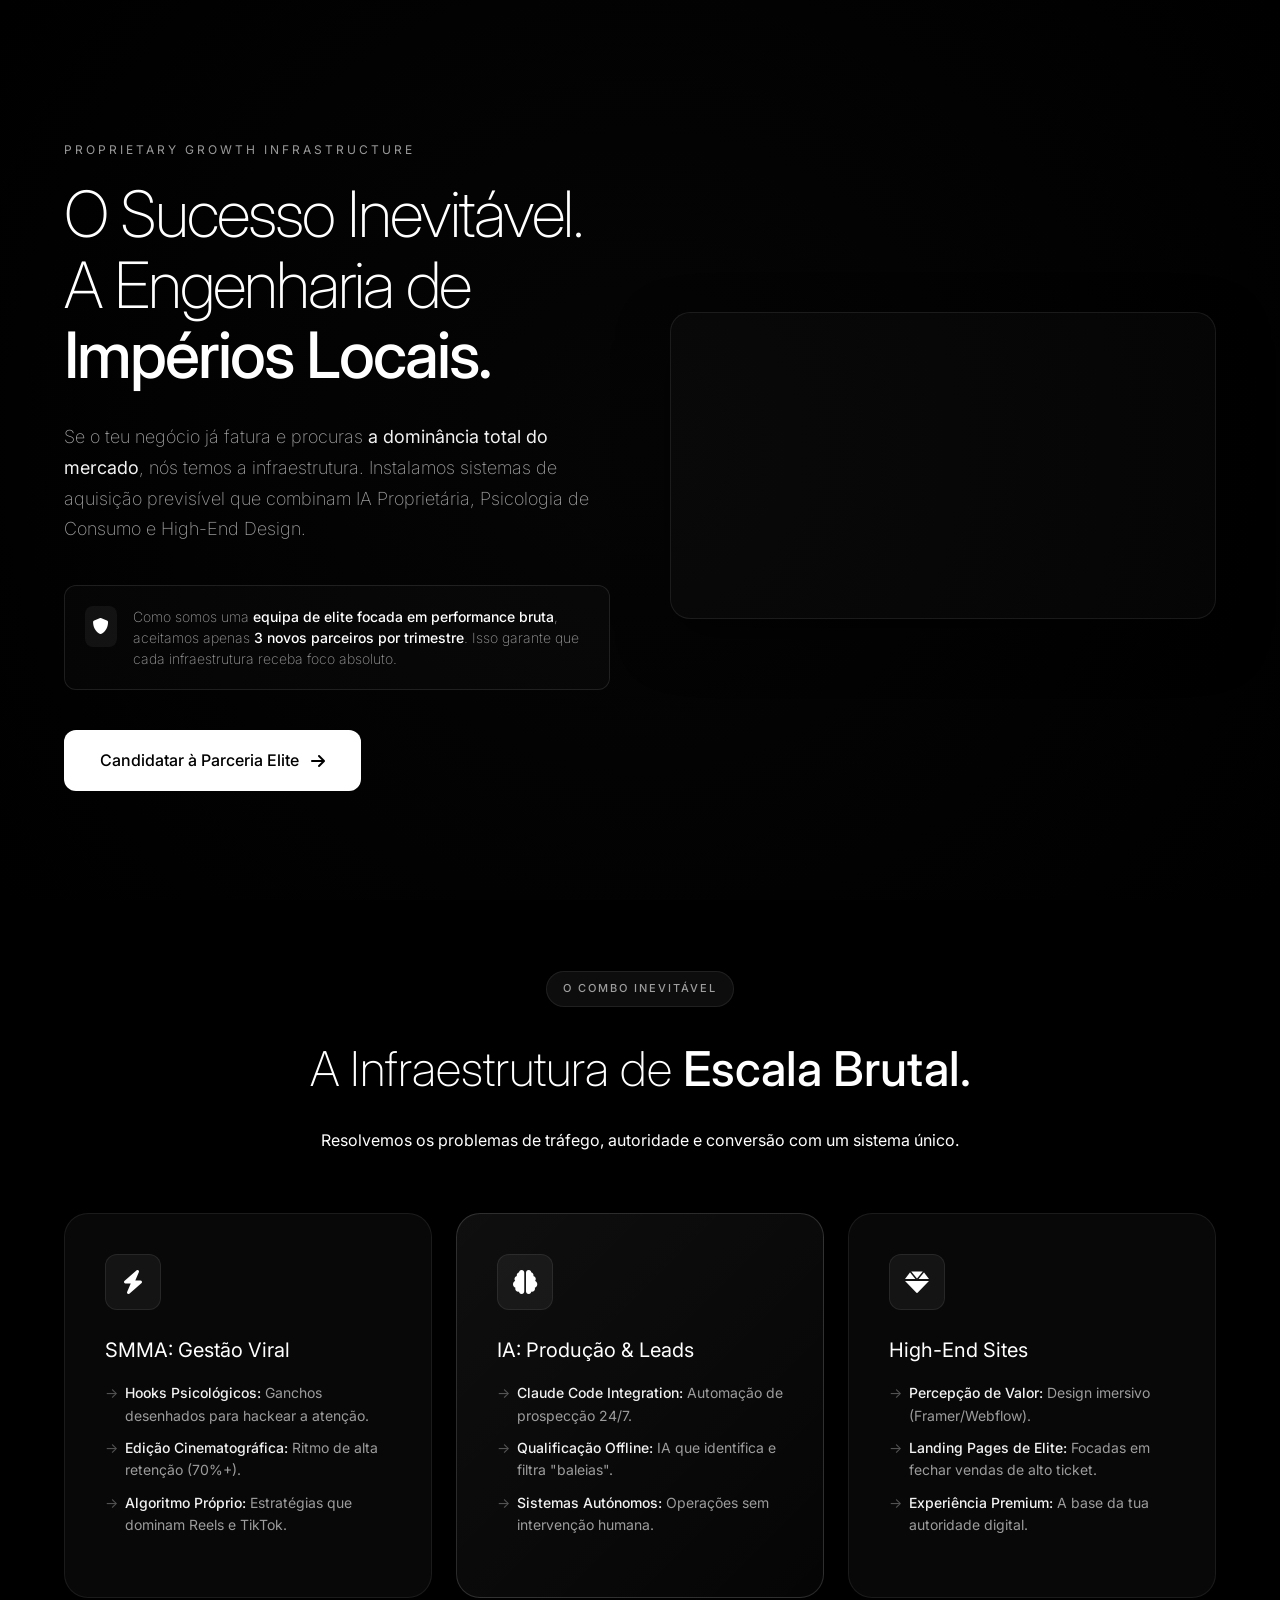
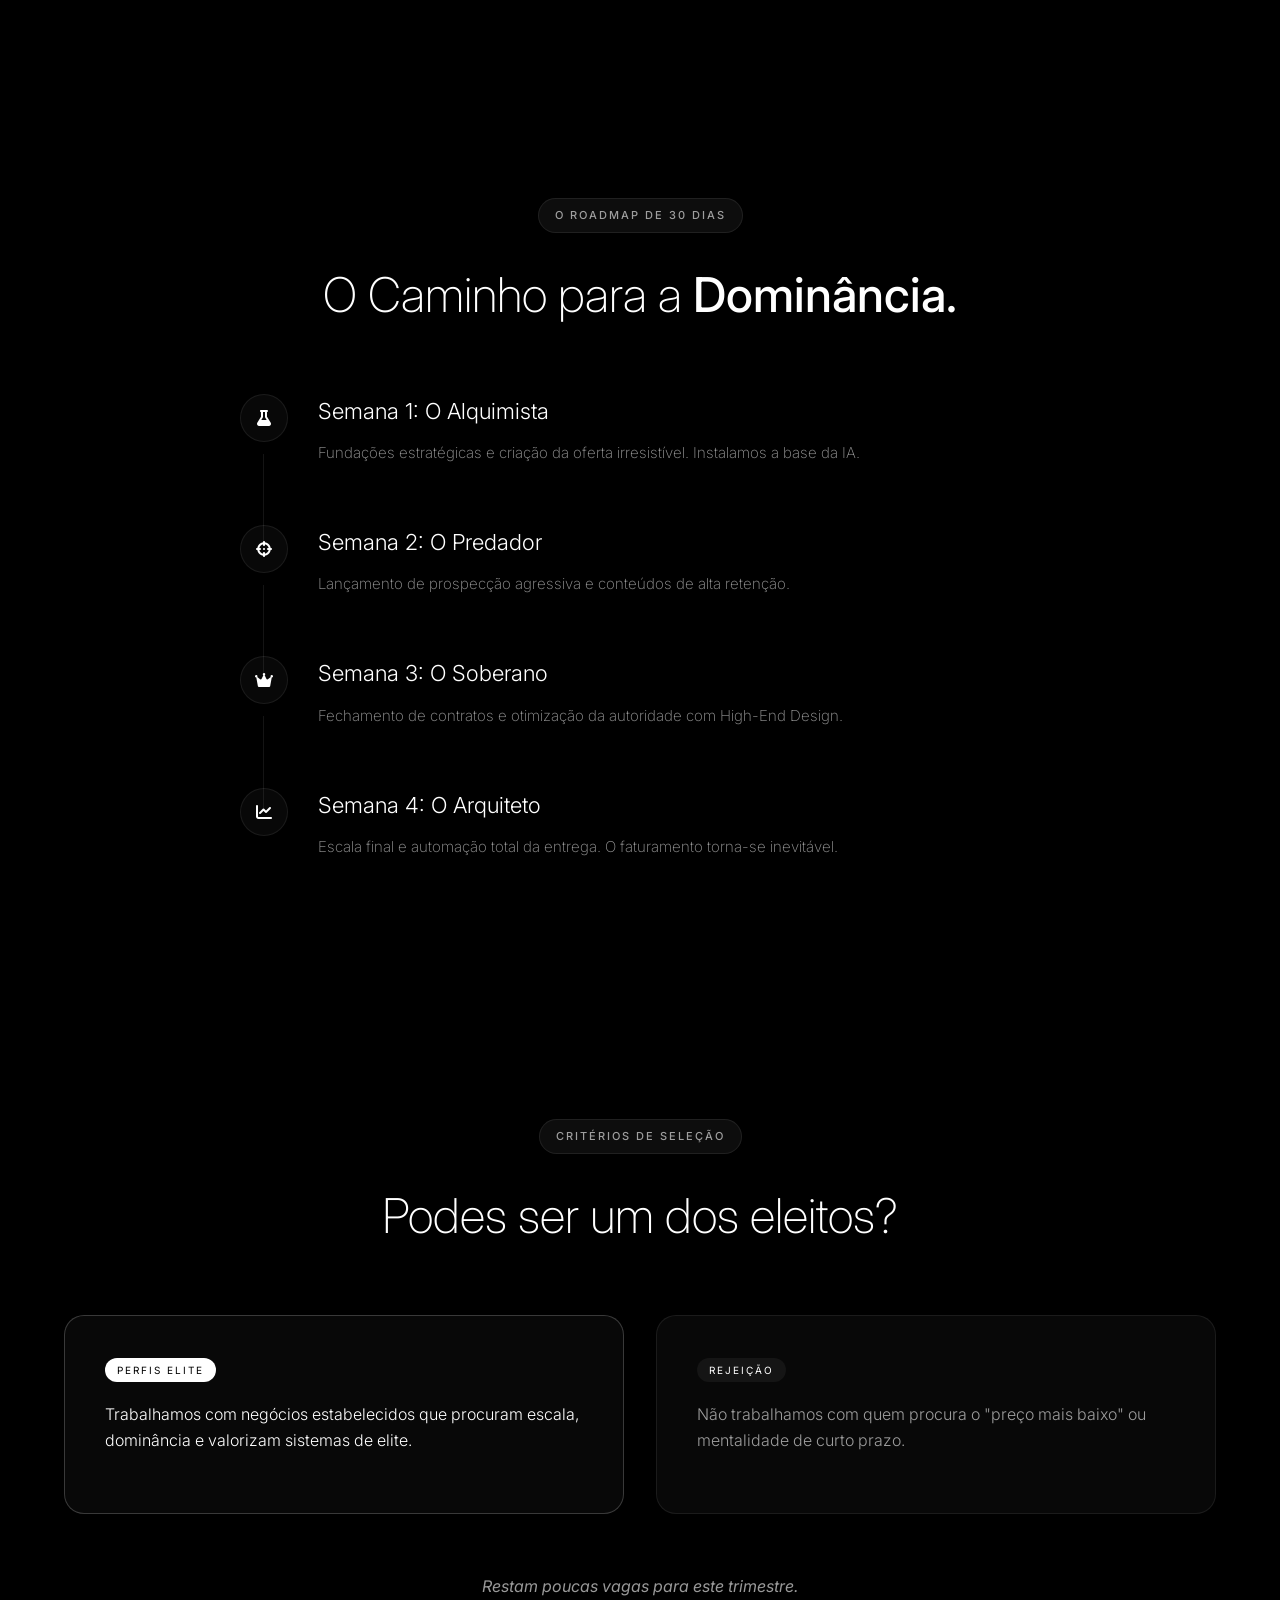
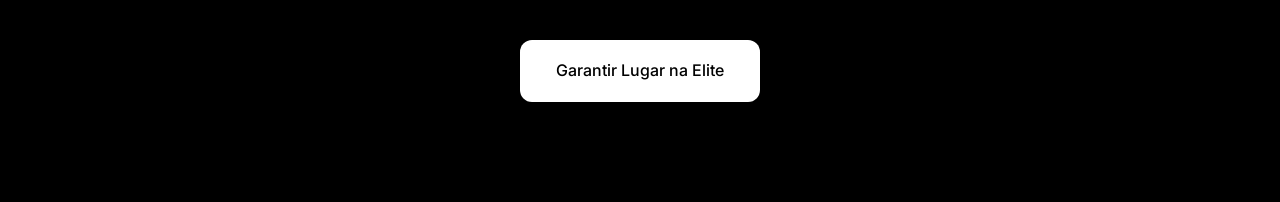
<file: index.html>
<!DOCTYPE html>
<html lang="pt">
<head>
    <meta charset="UTF-8">
    <meta name="viewport" content="width=device-width, initial-scale=1.0, maximum-scale=5.0">
    <title>The Elite Agency — O Sucesso Inevitável</title>
    
    <!-- Favicon -->
    <link rel="icon" type="image/png" href="https://res.cloudinary.com/dooigd0d3/image/upload/v1766771870/GENERATION-removebg-preview_yfwn01.png">
    
    <!-- Google Fonts -->
    <link href="https://fonts.googleapis.com/css2?family=Inter:wght@100;200;300;400;500;600&display=swap" rel="stylesheet">
    <!-- Font Awesome -->
    <link rel="stylesheet" href="https://cdnjs.cloudflare.com/ajax/libs/font-awesome/6.0.0/css/all.min.css">

    <style>
        /* ========== CORE DESIGN SYSTEM (CONSOLIDATED) ========== */
        :root {
            --bg-black: #000000;
            --glass-white: rgba(255, 255, 255, 0.03);
            --glass-border: rgba(255, 255, 255, 0.08);
            --accent-gold: rgba(255, 255, 255, 0.9);
            --text-main: rgba(255, 255, 255, 0.95);
            --text-dim: rgba(255, 255, 255, 0.6);
        }

        * { margin: 0; padding: 0; box-sizing: border-box; }
        
        body { 
            font-family: 'Inter', -apple-system, system-ui, sans-serif; 
            background: var(--bg-black); 
            color: #fff; 
            line-height: 1.6; 
            -webkit-font-smoothing: antialiased;
            overflow-x: hidden;
        }

        .starry-background {
            position: fixed;
            top: 0;
            left: 0;
            width: 100vw;
            height: 100vh;
            z-index: -1;
            background: radial-gradient(circle at center, #050505 0%, #000000 100%);
        }

        .container { 
            max-width: 1200px; 
            margin: 0 auto; 
            padding: 0 24px;
            width: 100%;
        }

        section { padding: 100px 0; }

        /* ========== COMPONENTS ========== */
        .section-label {
            display: inline-block;
            font-size: 11px;
            font-weight: 500;
            letter-spacing: 2px;
            text-transform: uppercase;
            color: var(--text-dim);
            background: rgba(255, 255, 255, 0.05);
            padding: 8px 16px;
            border-radius: 20px;
            border: 1px solid var(--glass-border);
            margin-bottom: 24px;
        }

        .section-intro {
            text-align: center;
            max-width: 800px;
            margin: 0 auto 60px;
        }

        .section-intro h2 {
            font-size: clamp(32px, 5vw, 48px);
            font-weight: 200;
            margin-bottom: 20px;
            color: #fff;
        }

        .section-intro h2 strong { font-weight: 500; }

        /* ========== HERO SECTION ========== */
        .hero {
            padding: 140px 0 80px;
            position: relative;
        }

        .hero-grid {
            display: grid;
            grid-template-columns: 1fr 1fr;
            gap: 60px;
            align-items: center;
        }

        .hero-content { position: relative; }

        .ante-headline {
            font-size: 12px;
            text-transform: uppercase;
            letter-spacing: 3px;
            color: var(--text-dim);
            margin-bottom: 20px;
            display: block;
        }

        h1 {
            font-size: clamp(40px, 6vw, 64px);
            font-weight: 200;
            line-height: 1.1;
            margin-bottom: 32px;
            letter-spacing: -2px;
        }

        h1 strong { font-weight: 500; }

        .hero-copy {
            font-size: 18px;
            font-weight: 200;
            color: var(--text-dim);
            margin-bottom: 40px;
            line-height: 1.7;
        }

        .hero-copy strong { color: var(--text-main); font-weight: 400; }

        /* Scarcity Block */
        .scarcity-box {
            background: rgba(255, 255, 255, 0.02);
            border: 1px solid rgba(255, 255, 255, 0.1);
            border-radius: 12px;
            padding: 20px;
            display: flex;
            gap: 16px;
            align-items: flex-start;
            margin-bottom: 40px;
        }

        .scarcity-icon {
            color: #fff;
            background: rgba(255, 255, 255, 0.05);
            padding: 8px;
            border-radius: 8px;
        }

        .scarcity-text {
            font-size: 14px;
            font-weight: 200;
            color: var(--text-dim);
            line-height: 1.5;
        }

        .scarcity-text strong { color: #fff; font-weight: 500; }

        /* CTA */
        .cta-primary {
            display: inline-flex;
            align-items: center;
            gap: 12px;
            background: #ffffff;
            color: #000000;
            padding: 18px 36px;
            border-radius: 12px;
            font-weight: 500;
            text-decoration: none;
            transition: all 0.3s ease;
        }

        .cta-primary:hover {
            transform: translateY(-2px);
            box-shadow: 0 10px 30px rgba(255, 255, 255, 0.2);
        }

        /* Hero Video Mockup */
        .vsl-container {
            position: relative;
            background: rgba(255, 255, 255, 0.02);
            border: 1px solid var(--glass-border);
            border-radius: 20px;
            aspect-ratio: 16/9;
            overflow: hidden;
            box-shadow: 0 20px 50px rgba(0,0,0,0.5);
        }

        .vsl-container video {
            width: 100%;
            height: 100%;
            object-fit: cover;
            opacity: 0.8;
        }

        /* ========== ECOSSISTEMA ========== */
        .pillars-grid {
            display: grid;
            grid-template-columns: repeat(3, 1fr);
            gap: 24px;
        }

        .pillar-card {
            background: var(--glass-white);
            border: 1px solid var(--glass-border);
            border-radius: 24px;
            padding: 40px;
            transition: all 0.3s ease;
        }

        .pillar-card:hover {
            transform: translateY(-5px);
            border-color: rgba(255, 255, 255, 0.2);
            background: rgba(255, 255, 255, 0.05);
        }

        .pillar-card.featured {
            background: linear-gradient(135deg, rgba(255,255,255,0.06) 0%, rgba(255,255,255,0.02) 100%);
            border-color: rgba(255,255,255,0.15);
        }

        .pillar-icon {
            width: 56px;
            height: 56px;
            background: rgba(255, 255, 255, 0.05);
            border-radius: 12px;
            display: flex;
            align-items: center;
            justify-content: center;
            font-size: 24px;
            margin-bottom: 24px;
            border: 1px solid var(--glass-border);
        }

        .pillar-card h3 {
            font-size: 20px;
            font-weight: 400;
            margin-bottom: 16px;
        }

        .pillar-card ul {
            list-style: none;
            margin-bottom: 20px;
        }

        .pillar-card li {
            font-size: 14px;
            color: var(--text-dim);
            margin-bottom: 10px;
            padding-left: 20px;
            position: relative;
        }

        .pillar-card li::before {
            content: '→';
            position: absolute;
            left: 0;
            color: rgba(255,255,255,0.3);
        }

        .pillar-card li strong { color: var(--text-main); font-weight: 500; }

        /* ========== ROADMAP ========== */
        .timeline {
            max-width: 800px;
            margin: 0 auto;
        }

        .timeline-item {
            display: flex;
            gap: 30px;
            margin-bottom: 60px;
            position: relative;
        }

        .timeline-item::before {
            content: '';
            position: absolute;
            left: 23px;
            top: 60px;
            width: 1px;
            height: calc(100% + 20px);
            background: var(--glass-border);
        }

        .timeline-item:last-child::before { display: none; }

        .timeline-marker {
            width: 48px;
            height: 48px;
            background: rgba(255,255,255,0.03);
            border: 1px solid var(--glass-border);
            border-radius: 50%;
            display: flex;
            align-items: center;
            justify-content: center;
            flex-shrink: 0;
            z-index: 2;
        }

        .timeline-content h3 {
            font-size: 22px;
            font-weight: 300;
            margin-bottom: 12px;
        }

        .timeline-content p {
            color: var(--text-dim);
            font-weight: 200;
            font-size: 15px;
        }

        /* ========== AUDIENCE ========== */
        .audience-grid {
            display: grid;
            grid-template-columns: 1fr 1fr;
            gap: 32px;
        }

        .audience-card {
            background: var(--glass-white);
            border: 1px solid var(--glass-border);
            border-radius: 20px;
            padding: 40px;
        }

        .audience-card.ideal { border-color: rgba(255,255,255,0.2); }

        .badge {
            font-size: 10px;
            text-transform: uppercase;
            letter-spacing: 2px;
            padding: 4px 12px;
            background: rgba(255,255,255,0.05);
            border-radius: 20px;
            display: inline-block;
            margin-bottom: 20px;
        }

        .badge.white { background: #fff; color: #000; }

        /* Media Queries */
        @media (max-width: 900px) {
            .hero-grid, .pillars-grid, .audience-grid { grid-template-columns: 1fr; }
            section { padding: 60px 0; }
            h1 { font-size: 40px; }
        }
    </style>
</head>
<body>
    <div class="starry-background" id="starryBg"></div>

    <!-- HERO -->
    <section class="hero">
        <div class="container hero-inner">
            <div class="hero-grid">
                <div class="hero-content">
                    <span class="ante-headline">Proprietary Growth Infrastructure</span>
                    <h1>O Sucesso Inevitável.<br>A Engenharia de <strong>Impérios Locais.</strong></h1>
                    
                    <p class="hero-copy">
                        Se o teu negócio já fatura e procuras <strong>a dominância total do mercado</strong>, nós temos a infraestrutura. Instalamos sistemas de aquisição previsível que combinam IA Proprietária, Psicologia de Consumo e High-End Design.
                    </p>

                    <div class="scarcity-box">
                        <div class="scarcity-icon"><i class="fas fa-shield-alt"></i></div>
                        <p class="scarcity-text">
                            Como somos uma <strong>equipa de elite focada em performance bruta</strong>, aceitamos apenas <strong>3 novos parceiros por trimestre</strong>. Isso garante que cada infraestrutura receba foco absoluto.
                        </p>
                    </div>

                    <a href="https://wa.me/351924132341?text=Quero%20aplicar%20para%20o%20Sucesso%20Inevit%C3%A1vel" class="cta-primary">
                        Candidatar à Parceria Elite
                        <i class="fas fa-arrow-right"></i>
                    </a>
                </div>

                <div class="hero-visual">
                    <div class="vsl-container">
                        <video autoplay muted loop playsinline poster="https://res.cloudinary.com/dooigd0d3/image/upload/v1769186054/brave_screenshot_www.youtube.com_tqye3h.png">
                            <source src="https://res.cloudinary.com/dooigd0d3/video/upload/v1769184106/aeeeee_-_Goldrajch_1080p_h264_lpbr4a.mp4" type="video/mp4">
                        </video>
                    </div>
                </div>
            </div>
        </div>
    </section>

    <!-- ECOSSISTEMA -->
    <section id="ecossistema">
        <div class="container">
            <div class="section-intro">
                <span class="section-label">O Combo Inevitável</span>
                <h2>A Infraestrutura de <strong>Escala Brutal.</strong></h2>
                <p>Resolvemos os problemas de tráfego, autoridade e conversão com um sistema único.</p>
            </div>

            <div class="pillars-grid">
                <div class="pillar-card">
                    <div class="pillar-icon"><i class="fas fa-bolt"></i></div>
                    <h3>SMMA: Gestão Viral</h3>
                    <ul>
                        <li><strong>Hooks Psicológicos:</strong> Ganchos desenhados para hackear a atenção.</li>
                        <li><strong>Edição Cinematográfica:</strong> Ritmo de alta retenção (70%+).</li>
                        <li><strong>Algoritmo Próprio:</strong> Estratégias que dominam Reels e TikTok.</li>
                    </ul>
                </div>

                <div class="pillar-card featured">
                    <div class="pillar-icon"><i class="fas fa-brain"></i></div>
                    <h3>IA: Produção & Leads</h3>
                    <ul>
                        <li><strong>Claude Code Integration:</strong> Automação de prospecção 24/7.</li>
                        <li><strong>Qualificação Offline:</strong> IA que identifica e filtra "baleias".</li>
                        <li><strong>Sistemas Autónomos:</strong> Operações sem intervenção humana.</li>
                    </ul>
                </div>

                <div class="pillar-card">
                    <div class="pillar-icon"><i class="fas fa-gem"></i></div>
                    <h3>High-End Sites</h3>
                    <ul>
                        <li><strong>Percepção de Valor:</strong> Design imersivo (Framer/Webflow).</li>
                        <li><strong>Landing Pages de Elite:</strong> Focadas em fechar vendas de alto ticket.</li>
                        <li><strong>Experiência Premium:</strong> A base da tua autoridade digital.</li>
                    </ul>
                </div>
            </div>
        </div>
    </section>

    <!-- ROADMAP -->
    <section id="roadmap">
        <div class="container">
            <div class="section-intro">
                <span class="section-label">O Roadmap de 30 Dias</span>
                <h2>O Caminho para a <strong>Dominância.</strong></h2>
            </div>

            <div class="timeline">
                <div class="timeline-item">
                    <div class="timeline-marker"><i class="fas fa-flask"></i></div>
                    <div class="timeline-content">
                        <h3>Semana 1: O Alquimista</h3>
                        <p>Fundações estratégicas e criação da oferta irresistível. Instalamos a base da IA.</p>
                    </div>
                </div>
                <div class="timeline-item">
                    <div class="timeline-marker"><i class="fas fa-crosshairs"></i></div>
                    <div class="timeline-content">
                        <h3>Semana 2: O Predador</h3>
                        <p>Lançamento de prospecção agressiva e conteúdos de alta retenção.</p>
                    </div>
                </div>
                <div class="timeline-item">
                    <div class="timeline-marker"><i class="fas fa-crown"></i></div>
                    <div class="timeline-content">
                        <h3>Semana 3: O Soberano</h3>
                        <p>Fechamento de contratos e otimização da autoridade com High-End Design.</p>
                    </div>
                </div>
                <div class="timeline-item">
                    <div class="timeline-marker"><i class="fas fa-chart-line"></i></div>
                    <div class="timeline-content">
                        <h3>Semana 4: O Arquiteto</h3>
                        <p>Escala final e automação total da entrega. O faturamento torna-se inevitável.</p>
                    </div>
                </div>
            </div>
        </div>
    </section>

    <!-- AUDIENCE -->
    <section>
        <div class="container">
            <div class="section-intro">
                <span class="section-label">Critérios de Seleção</span>
                <h2>Podes ser um dos eleitos?</h2>
            </div>

            <div class="audience-grid">
                <div class="audience-card ideal">
                    <span class="badge white">Perfis Elite</span>
                    <p style="margin-bottom: 20px; font-weight: 300;">Trabalhamos com negócios estabelecidos que procuram escala, dominância e valorizam sistemas de elite.</p>
                </div>
                <div class="audience-card">
                    <span class="badge">Rejeição</span>
                    <p style="margin-bottom: 20px; font-weight: 300; opacity: 0.6;">Não trabalhamos com quem procura o "preço mais baixo" ou mentalidade de curto prazo.</p>
                </div>
            </div>

            <div style="text-align: center; margin-top: 60px;">
                <p style="color: var(--text-dim); margin-bottom: 40px; font-style: italic;">
                    Restam poucas vagas para este trimestre.
                </p>
                <a href="https://wa.me/351924132341" class="cta-primary">Garantir Lugar na Elite</a>
            </div>
        </div>
    </section>

    <script src="assets/js/stars.js"></script>
    <script>
        // Simple star animation if local script fails
        if (!window.createStars) {
            const bg = document.getElementById('starryBg');
            for(let i=0; i<150; i++) {
                const star = document.createElement('div');
                star.style.position = 'absolute';
                star.style.width = '1px';
                star.style.height = '1px';
                star.style.background = '#fff';
                star.style.opacity = Math.random() * 0.5;
                star.style.left = Math.random() * 100 + '%';
                star.style.top = Math.random() * 100 + '%';
                bg.appendChild(star);
            }
        }
    </script>
</body>
</html>
</file>
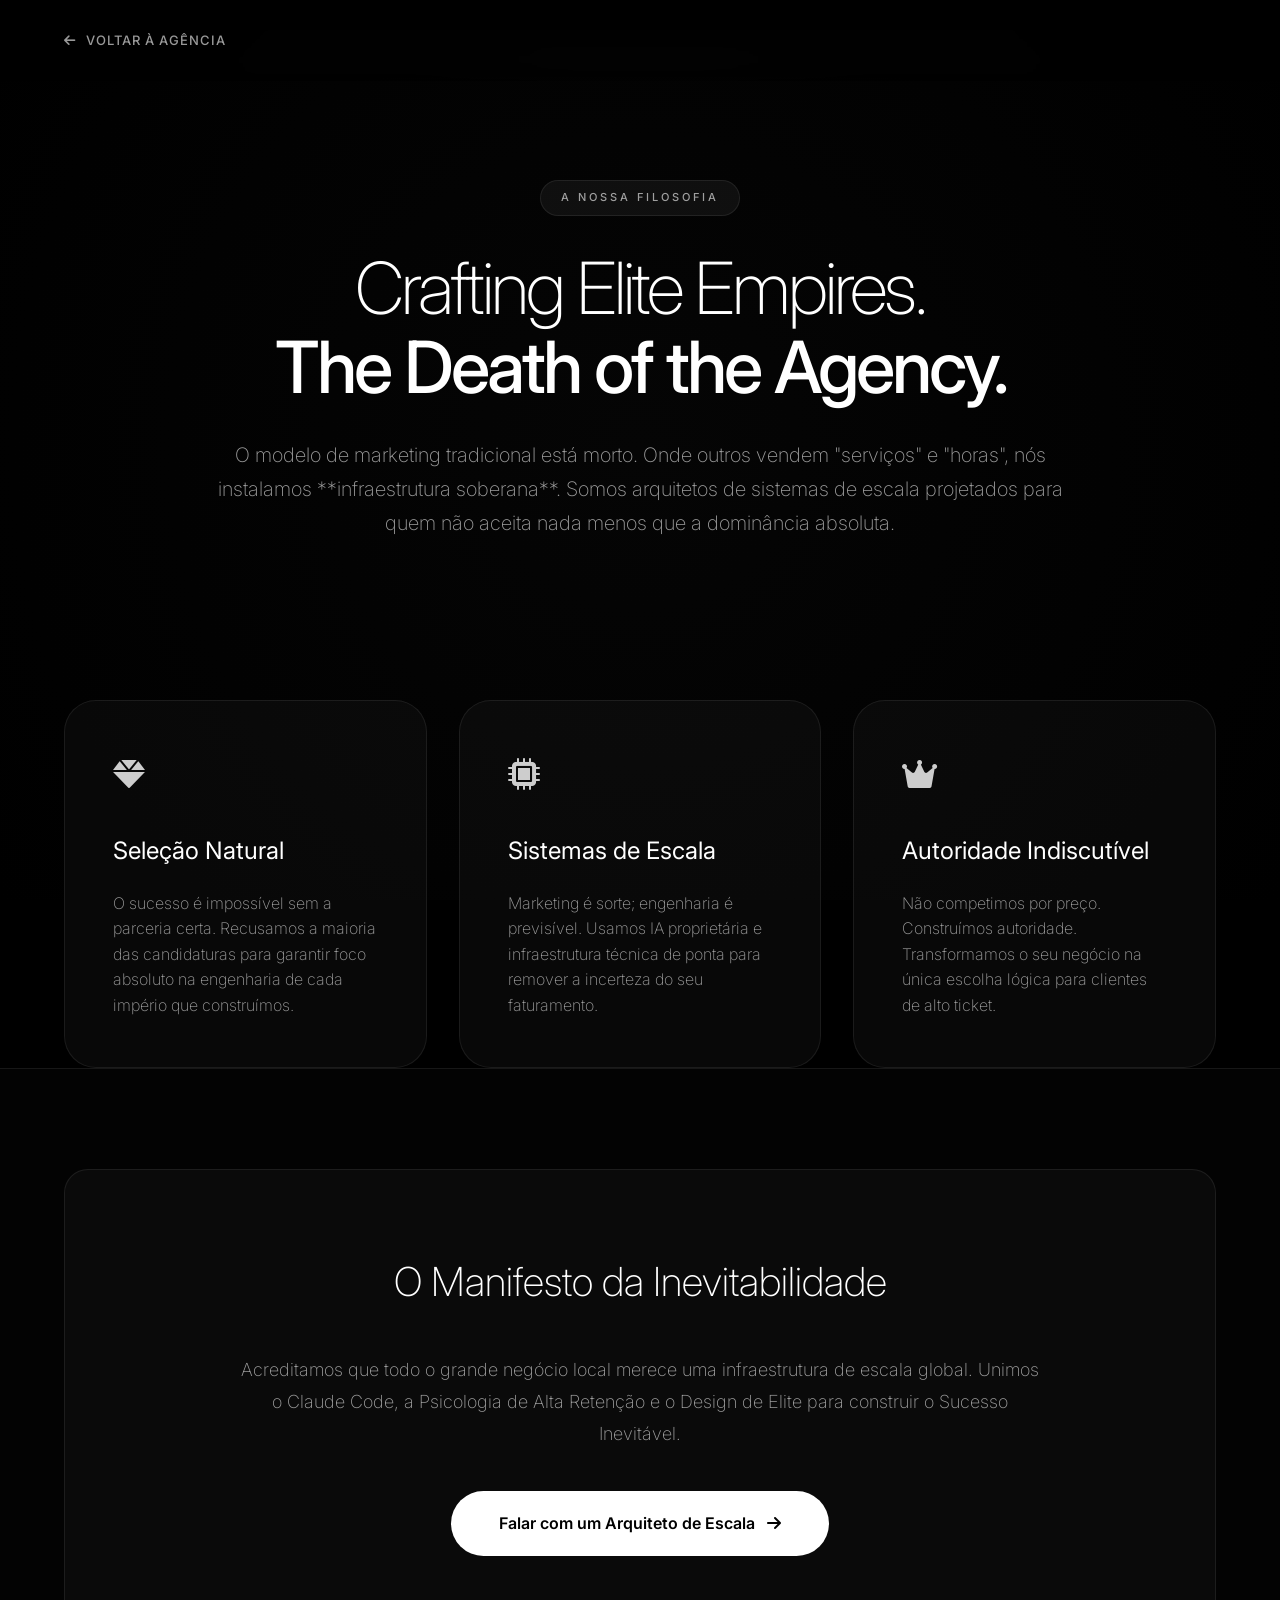
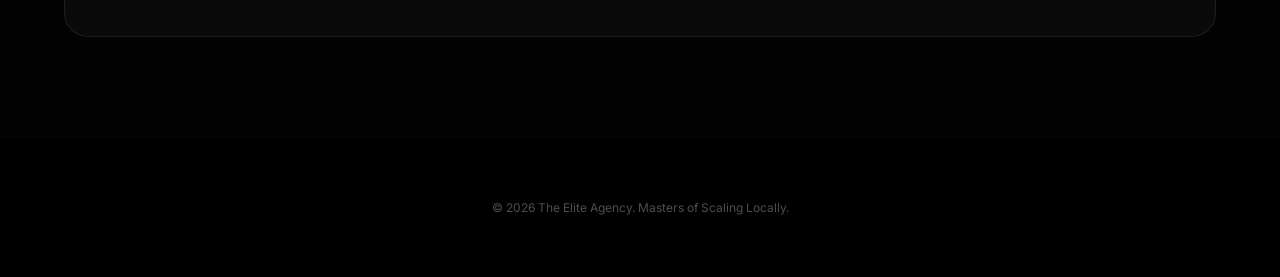
<file: about.html>
<!DOCTYPE html>
<html lang="pt">
<head>
    <meta charset="UTF-8">
    <meta name="viewport" content="width=device-width, initial-scale=1.0, maximum-scale=5.0">
    <title>The Elite Agency — O Fim do Modelo de Agência</title>
    
    <!-- Favicon -->
    <link rel="icon" type="image/png" href="https://res.cloudinary.com/dooigd0d3/image/upload/v1766771870/GENERATION-removebg-preview_yfwn01.png">
    
    <!-- Google Fonts -->
    <link href="https://fonts.googleapis.com/css2?family=Inter:wght@100;200;300;400;500;600&display=swap" rel="stylesheet">
    <!-- Font Awesome -->
    <link rel="stylesheet" href="https://cdnjs.cloudflare.com/ajax/libs/font-awesome/6.0.0/css/all.min.css">

    <style>
        /* ========== CORE DESIGN SYSTEM ========== */
        :root {
            --bg-black: #000000;
            --glass-white: rgba(255, 255, 255, 0.03);
            --glass-border: rgba(255, 255, 255, 0.08);
            --accent-gold: rgba(255, 255, 255, 0.9);
            --text-main: rgba(255, 255, 255, 0.95);
            --text-dim: rgba(255, 255, 255, 0.6);
        }

        * { margin: 0; padding: 0; box-sizing: border-box; }
        
        body { 
            font-family: 'Inter', -apple-system, system-ui, sans-serif; 
            background: var(--bg-black); 
            color: #fff; 
            line-height: 1.6; 
            -webkit-font-smoothing: antialiased;
            overflow-x: hidden;
        }

        .starry-background {
            position: fixed;
            top: 0; left: 0; width: 100vw; height: 100vh;
            z-index: -1;
            background: radial-gradient(circle at center, #050505 0%, #000000 100%);
        }

        .container { 
            max-width: 1200px; margin: 0 auto; padding: 0 24px; width: 100%;
        }

        section { padding: 100px 0; }

        /* ========== NAVIGATION ========== */
        nav {
            position: fixed; top: 0; left: 0; width: 100%; padding: 30px 0; z-index: 1000;
            background: linear-gradient(to bottom, rgba(0, 0, 0, 0.8) 0%, transparent 100%);
            backdrop-filter: blur(10px);
        }

        .nav-inner { display: flex; justify-content: space-between; align-items: center; }

        .back-link {
            display: inline-flex; align-items: center; gap: 10px;
            color: var(--text-dim); text-decoration: none;
            font-size: 13px; font-weight: 500; letter-spacing: 1px;
            text-transform: uppercase; transition: all 0.3s ease;
        }

        .back-link:hover { color: #fff; transform: translateX(-5px); }

        /* ========== HERO ========== */
        .hero { padding: 180px 0 100px; text-align: center; }

        .section-label {
            display: inline-block; font-size: 11px; font-weight: 500; letter-spacing: 3px;
            text-transform: uppercase; color: var(--text-dim);
            background: rgba(255, 255, 255, 0.05); padding: 8px 20px; border-radius: 50px;
            border: 1px solid var(--glass-border); margin-bottom: 32px;
        }

        h1 {
            font-size: clamp(40px, 6vw, 72px); font-weight: 200; line-height: 1.1; margin-bottom: 32px;
            letter-spacing: -3px;
        }

        h1 strong { font-weight: 500; }

        .hero-desc {
            font-size: 20px; font-weight: 200; color: var(--text-dim);
            max-width: 850px; margin: 0 auto 60px; line-height: 1.7;
        }

        /* ========== PHILOSOPHY ========== */
        .phil-grid { display: grid; grid-template-columns: repeat(3, 1fr); gap: 32px; }

        .phil-card {
            background: var(--glass-white); border: 1px solid var(--glass-border);
            border-radius: 32px; padding: 48px;
            transition: all 0.4s ease;
        }

        .phil-card:hover { border-color: rgba(251, 191, 36, 0.3); transform: translateY(-8px); }

        .phil-icon { font-size: 32px; color: #fff; margin-bottom: 32px; opacity: 0.8; }

        .phil-card h3 { font-size: 24px; font-weight: 400; margin-bottom: 20px; }

        .phil-card p { font-size: 16px; color: var(--text-dim); font-weight: 200; }

        /* ========== THE MANIFESTO ========== */
        .manifesto {
            background: rgba(255,255,255,0.01); border-top: 1px solid var(--glass-border);
        }

        .manifesto-box {
            background: var(--glass-white); border: 1px solid var(--glass-border);
            border-radius: 24px; padding: 80px 60px; text-align: center;
        }

        .manifesto-box h2 { font-size: 40px; font-weight: 200; margin-bottom: 40px; }

        .manifesto-box p {
            font-size: 18px; color: var(--text-dim); font-weight: 200; max-width: 800px;
            margin: 0 auto 40px; line-height: 1.8;
        }

        .btn-manifesto {
            display: inline-flex; align-items: center; gap: 12px;
            background: #fff; color: #000; padding: 20px 48px; border-radius: 50px;
            font-weight: 600; text-decoration: none; transition: all 0.3s ease;
        }

        .btn-manifesto:hover { transform: translateY(-3px); box-shadow: 0 10px 30px rgba(255,255,255,0.2); }

        /* ========== FOOTER ========== */
        footer { padding: 60px 0; text-align: center; opacity: 0.3; font-size: 12px; border-top: 1px solid var(--glass-border); }

        @media (max-width: 900px) {
            .phil-grid { grid-template-columns: 1fr; }
            h1 { font-size: 40px; }
            .hero { padding: 140px 0 60px; }
            .manifesto-box { padding: 40px 24px; }
        }
    </style>
</head>
<body>
    <div class="starry-background" id="starryBg"></div>

    <nav>
        <div class="container nav-inner">
            <a href="index.html" class="back-link"><i class="fas fa-arrow-left"></i> Voltar à Agência</a>
        </div>
    </nav>

    <main>
        <section class="hero">
            <div class="container">
                <span class="section-label">A Nossa Filosofia</span>
                <h1>Crafting Elite Empires.<br><strong>The Death of the Agency.</strong></h1>
                <p class="hero-desc">
                    O modelo de marketing tradicional está morto. Onde outros vendem "serviços" e "horas", nós instalamos **infraestrutura soberana**. Somos arquitetos de sistemas de escala projetados para quem não aceita nada menos que a dominância absoluta.
                </p>
            </div>
        </section>

        <section class="container">
            <div class="phil-grid">
                <div class="phil-card">
                    <div class="phil-icon"><i class="fas fa-gem"></i></div>
                    <h3>Seleção Natural</h3>
                    <p>O sucesso é impossível sem a parceria certa. Recusamos a maioria das candidaturas para garantir foco absoluto na engenharia de cada império que construímos.</p>
                </div>
                <div class="phil-card">
                    <div class="phil-icon"><i class="fas fa-microchip"></i></div>
                    <h3>Sistemas de Escala</h3>
                    <p>Marketing é sorte; engenharia é previsível. Usamos IA proprietária e infraestrutura técnica de ponta para remover a incerteza do seu faturamento.</p>
                </div>
                <div class="phil-card">
                    <div class="phil-icon"><i class="fas fa-crown"></i></div>
                    <h3>Autoridade Indiscutível</h3>
                    <p>Não competimos por preço. Construímos autoridade. Transformamos o seu negócio na única escolha lógica para clientes de alto ticket.</p>
                </div>
            </div>
        </section>

        <section class="manifesto">
            <div class="container">
                <div class="manifesto-box">
                    <h2>O Manifesto da Inevitabilidade</h2>
                    <p>
                        Acreditamos que todo o grande negócio local merece uma infraestrutura de escala global. Unimos o Claude Code, a Psicologia de Alta Retenção e o Design de Elite para construir o Sucesso Inevitável.
                    </p>
                    <a href="https://wa.me/351924132341?text=Quero%20fazer%20parte%20da%20Elite" class="btn-manifesto">
                        Falar com um Arquiteto de Escala
                        <i class="fas fa-arrow-right"></i>
                    </a>
                </div>
            </div>
        </section>
    </main>

    <footer>
        <div class="container">
            <p>© 2026 The Elite Agency. Masters of Scaling Locally.</p>
        </div>
    </footer>

    <script src="assets/js/stars.js"></script>
    <script>
        if (!window.createStars) {
            const bg = document.getElementById('starryBg');
            for(let i=0; i<80; i++) {
                const star = document.createElement('div');
                star.style.position = 'absolute';
                star.style.width = '1px'; star.style.height = '1px';
                star.style.background = '#fff'; star.style.opacity = Math.random() * 0.3;
                star.style.left = Math.random() * 100 + '%'; star.style.top = Math.random() * 100 + '%';
                bg.appendChild(star);
            }
        }
    </script>
</body>
</html>
</file>
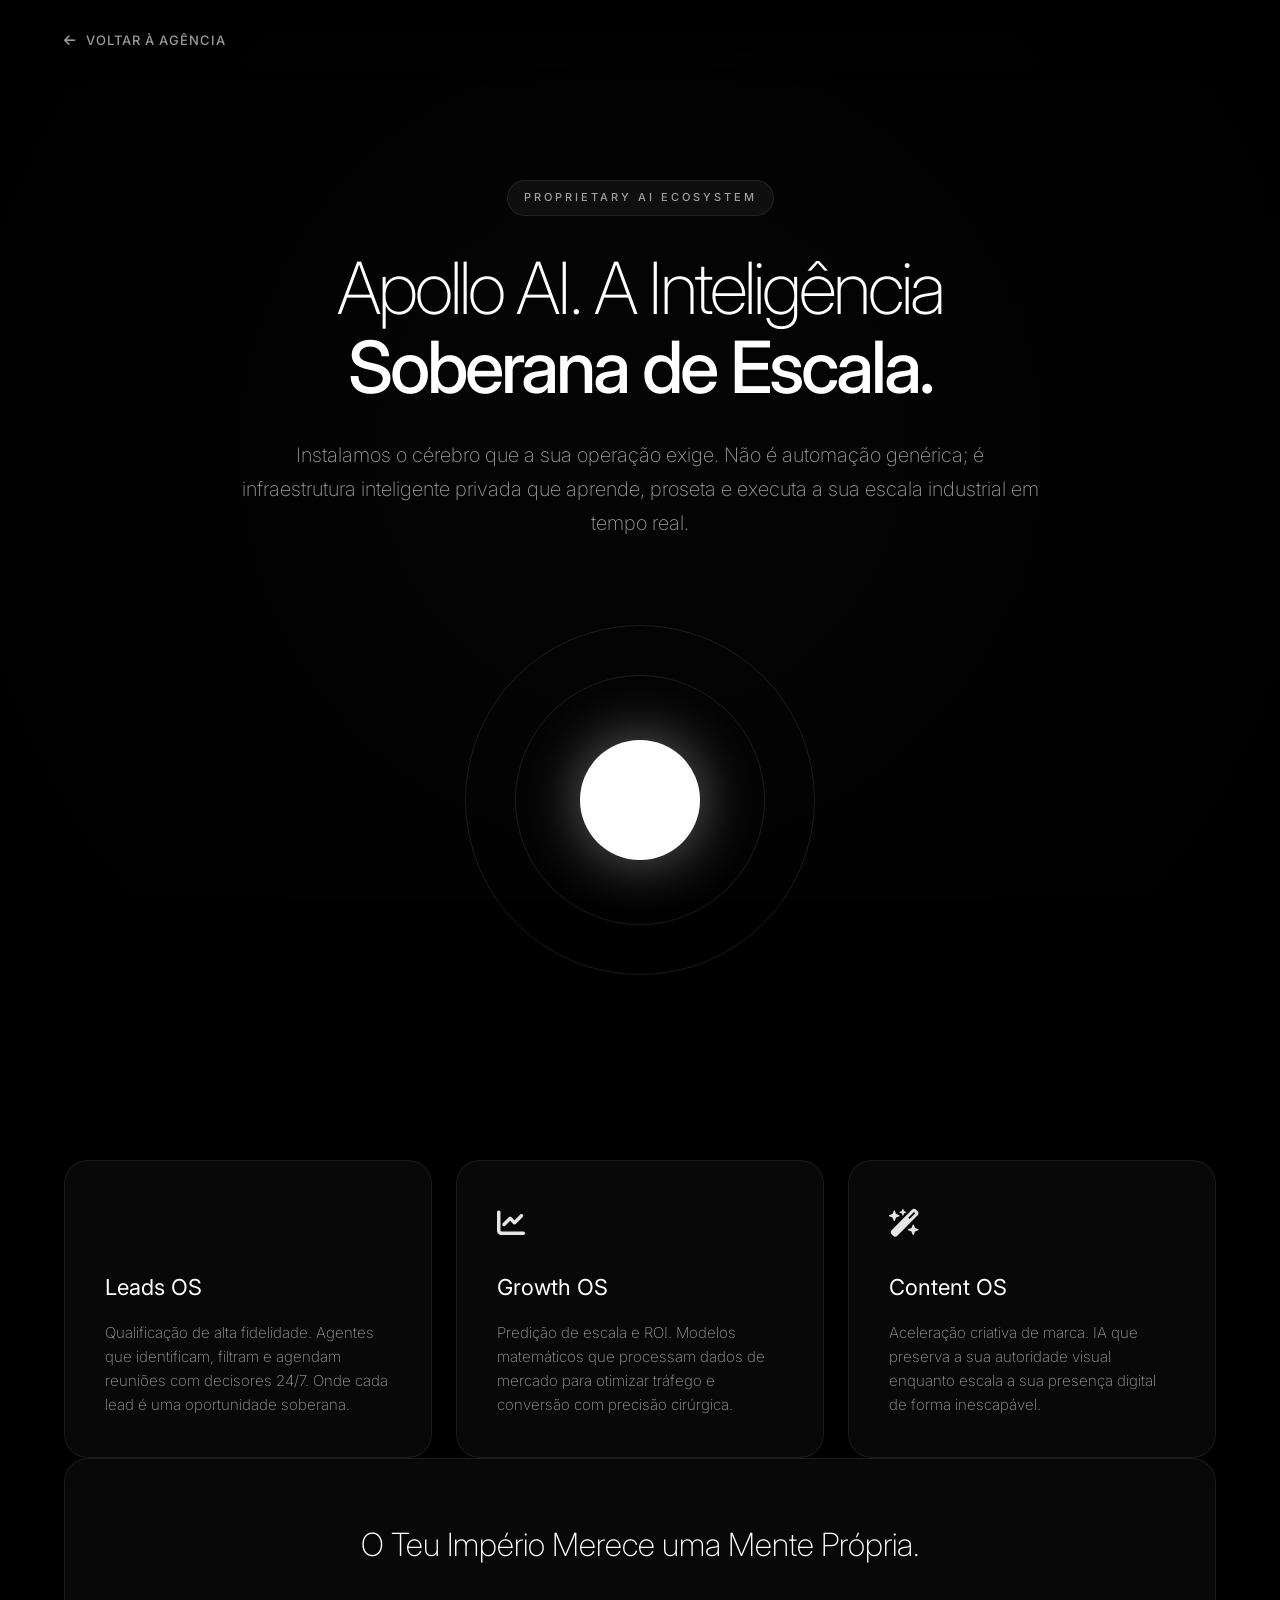
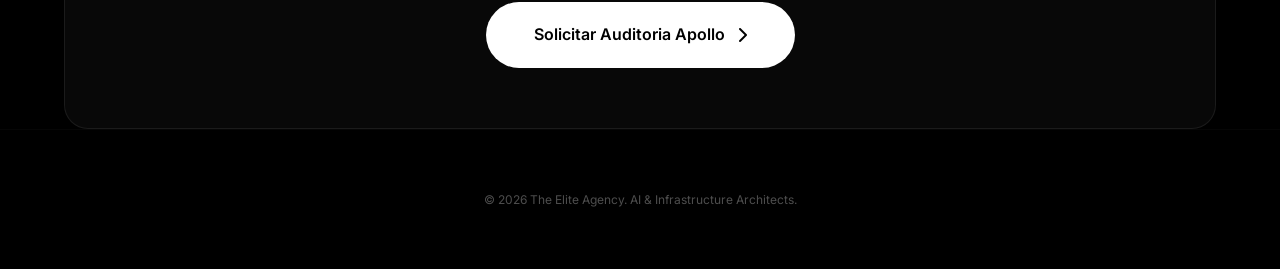
<file: ai-ecosystem.html>
<!DOCTYPE html>
<html lang="pt">
<head>
    <meta charset="UTF-8">
    <meta name="viewport" content="width=device-width, initial-scale=1.0, maximum-scale=5.0">
    <title>Apollo AI — A Inteligência Soberana de Escala</title>
    
    <!-- Favicon -->
    <link rel="icon" type="image/png" href="https://res.cloudinary.com/dooigd0d3/image/upload/v1766771870/GENERATION-removebg-preview_yfwn01.png">
    
    <!-- Google Fonts -->
    <link href="https://fonts.googleapis.com/css2?family=Inter:wght@100;200;300;400;500;600&display=swap" rel="stylesheet">
    <!-- Font Awesome -->
    <link rel="stylesheet" href="https://cdnjs.cloudflare.com/ajax/libs/font-awesome/6.0.0/css/all.min.css">

    <style>
        /* ========== CORE DESIGN SYSTEM ========== */
        :root {
            --bg-black: #000000;
            --glass-white: rgba(255, 255, 255, 0.03);
            --glass-border: rgba(255, 255, 255, 0.08);
            --accent-gold: rgba(255, 255, 255, 0.9);
            --text-main: rgba(255, 255, 255, 0.95);
            --text-dim: rgba(255, 255, 255, 0.6);
        }

        * { margin: 0; padding: 0; box-sizing: border-box; }
        
        body { 
            font-family: 'Inter', -apple-system, system-ui, sans-serif; 
            background: var(--bg-black); 
            color: #fff; 
            line-height: 1.6; 
            -webkit-font-smoothing: antialiased;
            overflow-x: hidden;
        }

        .starry-background {
            position: fixed;
            top: 0; left: 0; width: 100vw; height: 100vh;
            z-index: -1;
            background: radial-gradient(circle at center, #050505 0%, #000000 100%);
        }

        .container { 
            max-width: 1200px; margin: 0 auto; padding: 0 24px; width: 100%;
        }

        section { padding: 100px 0; }

        /* ========== NAVIGATION ========== */
        nav {
            position: fixed; top: 0; left: 0; width: 100%; padding: 30px 0; z-index: 1000;
            background: linear-gradient(to bottom, rgba(0, 0, 0, 0.8) 0%, transparent 100%);
            backdrop-filter: blur(10px);
        }

        .nav-inner { display: flex; justify-content: space-between; align-items: center; }

        .back-link {
            display: inline-flex; align-items: center; gap: 10px;
            color: var(--text-dim); text-decoration: none;
            font-size: 13px; font-weight: 500; letter-spacing: 1px;
            text-transform: uppercase; transition: all 0.3s ease;
        }

        .back-link:hover { color: #fff; transform: translateX(-5px); }

        /* ========== HERO ========== */
        .hero { padding: 180px 0 80px; text-align: center; }

        .section-label {
            display: inline-block; font-size: 11px; font-weight: 500; letter-spacing: 3px;
            text-transform: uppercase; color: var(--text-dim);
            background: rgba(255, 255, 255, 0.05); padding: 8px 16px; border-radius: 20px;
            border: 1px solid var(--glass-border); margin-bottom: 32px;
        }

        h1 {
            font-size: clamp(40px, 6vw, 72px); font-weight: 200; line-height: 1.1; margin-bottom: 32px;
            letter-spacing: -3px;
        }

        h1 strong { font-weight: 500; }

        .hero-desc {
            font-size: 20px; font-weight: 200; color: var(--text-dim);
            max-width: 800px; margin: 0 auto 60px; line-height: 1.7;
        }

        /* ========== APOLLO VISUAL ========== */
        .orbit-container {
            position: relative; width: 400px; height: 400px; margin: 0 auto 80px;
            display: flex; align-items: center; justify-content: center;
        }

        .apollo-core {
            width: 120px; height: 120px; background: #fff; border-radius: 50%;
            box-shadow: 0 0 60px rgba(255, 255, 255, 0.4); z-index: 2;
        }

        .orbit-ring {
            position: absolute; border: 1px solid rgba(255,255,255,0.1); border-radius: 50%;
            animation: rotate-cw 20s linear infinite;
        }

        .ring-1 { width: 250px; height: 250px; }
        .ring-2 { width: 350px; height: 350px; animation-duration: 35s; }

        @keyframes rotate-cw { from { transform: rotate(0deg); } to { transform: rotate(360deg); } }

        /* ========== OS PILLARS ========== */
        .os-grid { display: grid; grid-template-columns: repeat(3, 1fr); gap: 24px; }

        .os-card {
            background: var(--glass-white); border: 1px solid var(--glass-border);
            border-radius: 24px; padding: 40px; text-align: left;
            transition: all 0.3s ease;
        }

        .os-card:hover { border-color: rgba(255,255,255,0.2); transform: translateY(-5px); }

        .os-icon { font-size: 28px; color: var(--accent-gold); margin-bottom: 24px; }

        .os-card h3 { font-size: 22px; font-weight: 400; margin-bottom: 16px; }

        .os-card p { font-size: 15px; color: var(--text-dim); font-weight: 200; }

        /* ========== CTA ========== */
        .cta-box {
            background: var(--glass-white); border: 1px solid var(--glass-border);
            border-radius: 24px; padding: 60px 40px; text-align: center;
        }

        .btn-elite {
            display: inline-flex; align-items: center; gap: 12px;
            background: #fff; color: #000; padding: 20px 48px; border-radius: 50px;
            font-weight: 600; text-decoration: none; transition: all 0.3s ease;
        }

        .btn-elite:hover { transform: translateY(-3px); box-shadow: 0 10px 30px rgba(255,255,255,0.2); }

        /* ========== FOOTER ========== */
        footer { padding: 60px 0; text-align: center; opacity: 0.3; font-size: 12px; border-top: 1px solid var(--glass-border); }

        @media (max-width: 900px) {
            .os-grid { grid-template-columns: 1fr; }
            h1 { font-size: 40px; }
            .orbit-container { transform: scale(0.7); height: 300px; }
        }
    </style>
</head>
<body>
    <div class="starry-background" id="starryBg"></div>

    <nav>
        <div class="container nav-inner">
            <a href="index.html" class="back-link"><i class="fas fa-arrow-left"></i> Voltar à Agência</a>
        </div>
    </nav>

    <main>
        <section class="hero">
            <div class="container">
                <span class="section-label">Proprietary AI Ecosystem</span>
                <h1>Apollo AI. A Inteligência<br><strong>Soberana de Escala.</strong></h1>
                <p class="hero-desc">
                    Instalamos o cérebro que a sua operação exige. Não é automação genérica; é infraestrutura inteligente privada que aprende, proseta e executa a sua escala industrial em tempo real.
                </p>

                <div class="orbit-container">
                    <div class="apollo-core"></div>
                    <div class="orbit-ring ring-1"></div>
                    <div class="orbit-ring ring-2"></div>
                </div>
            </div>
        </section>

        <section class="container">
            <div class="os-grid">
                <div class="os-card">
                    <div class="os-icon"><i class="fas fa-users-rays"></i></div>
                    <h3>Leads OS</h3>
                    <p>Qualificação de alta fidelidade. Agentes que identificam, filtram e agendam reuniões com decisores 24/7. Onde cada lead é uma oportunidade soberana.</p>
                </div>
                <div class="os-card">
                    <div class="os-icon"><i class="fas fa-chart-line"></i></div>
                    <h3>Growth OS</h3>
                    <p>Predição de escala e ROI. Modelos matemáticos que processam dados de mercado para otimizar tráfego e conversão com precisão cirúrgica.</p>
                </div>
                <div class="os-card">
                    <div class="os-icon"><i class="fas fa-wand-magic-sparkles"></i></div>
                    <h3>Content OS</h3>
                    <p>Aceleração criativa de marca. IA que preserva a sua autoridade visual enquanto escala a sua presença digital de forma inescapável.</p>
                </div>
            </div>
        </section>

        <section class="container">
            <div class="cta-box">
                <h2 style="font-size: 32px; font-weight: 200; margin-bottom: 32px;">O Teu Império Merece uma Mente Própria.</h2>
                <a href="https://wa.me/351924132341?text=Quero%20uma%20Auditoria%20Apollo" class="btn-elite">
                    Solicitar Auditoria Apollo
                    <i class="fas fa-chevron-right"></i>
                </a>
            </div>
        </section>
    </main>

    <footer>
        <div class="container">
            <p>© 2026 The Elite Agency. AI & Infrastructure Architects.</p>
        </div>
    </footer>

    <script src="assets/js/stars.js"></script>
    <script>
        if (!window.createStars) {
            const bg = document.getElementById('starryBg');
            for(let i=0; i<80; i++) {
                const star = document.createElement('div');
                star.style.position = 'absolute';
                star.style.width = '1px'; star.style.height = '1px';
                star.style.background = '#fff'; star.style.opacity = Math.random() * 0.3;
                star.style.left = Math.random() * 100 + '%'; star.style.top = Math.random() * 100 + '%';
                bg.appendChild(star);
            }
        }
    </script>
</body>
</html>
</file>
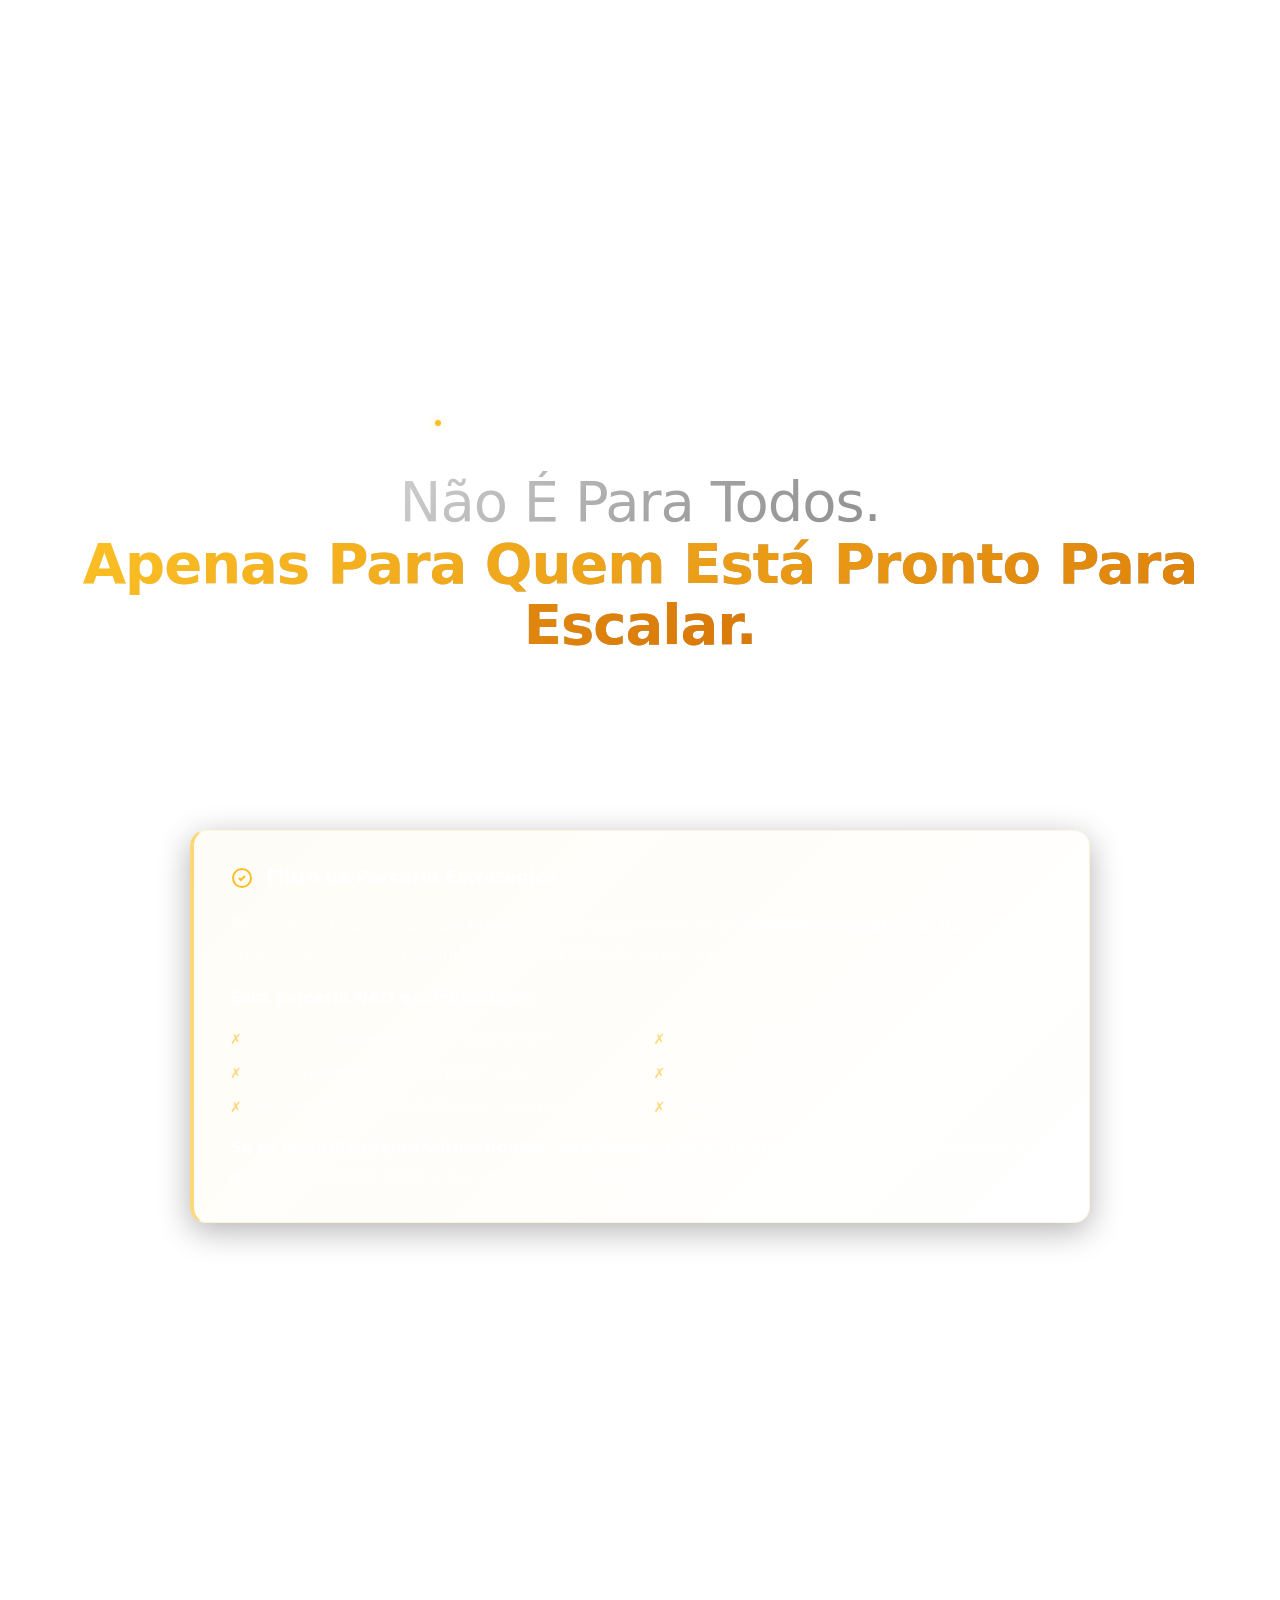
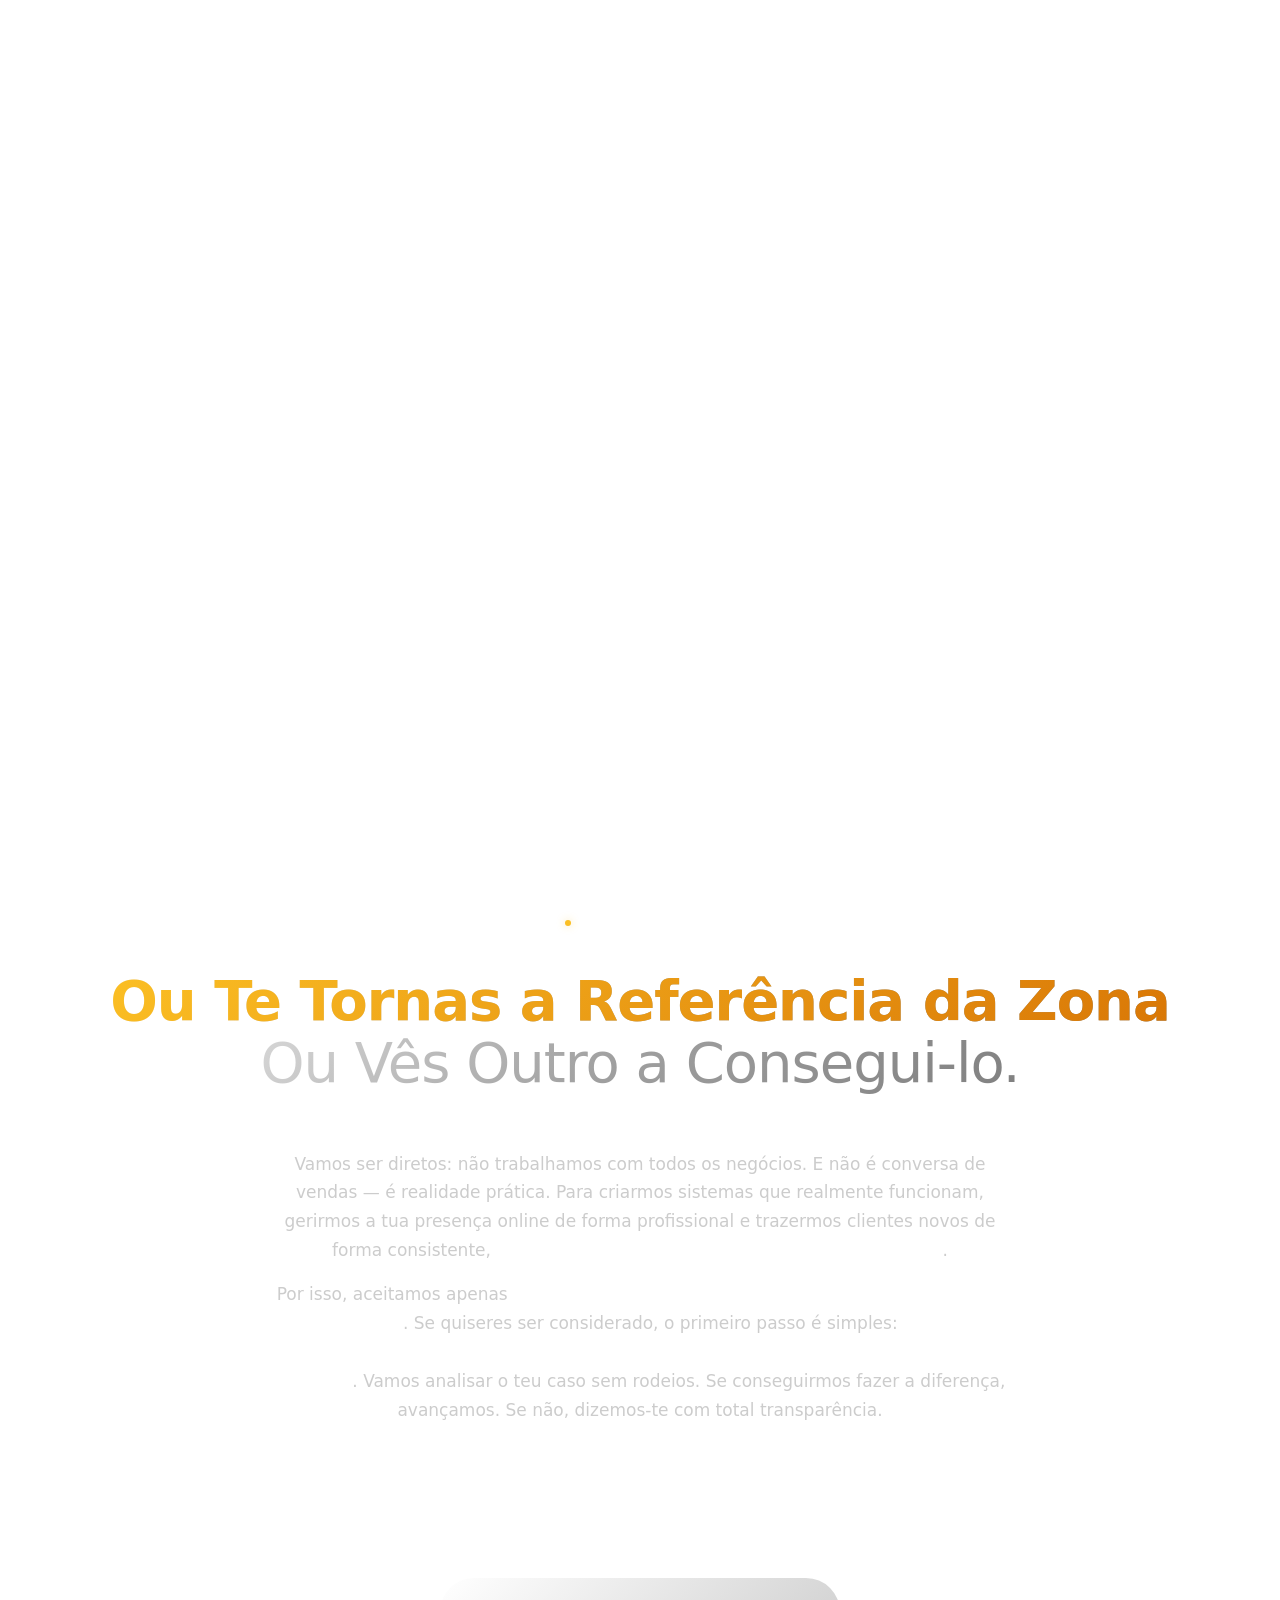
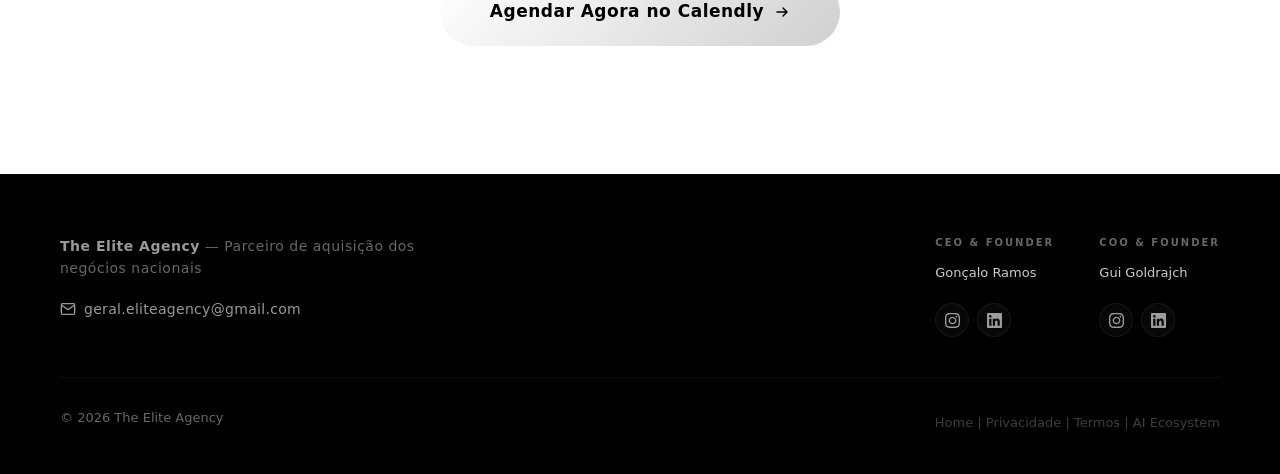
<file: index_old.html>
<!DOCTYPE html>
<html lang="pt">

<head>
    <meta charset="UTF-8">
    <meta name="viewport" content="width=device-width, initial-scale=1.0, maximum-scale=5.0">
    <title>The Elite Lake — FAQ, CTA Final & Contacto</title>

    <!-- Font Awesome 6.4 -->
    <link rel="stylesheet" href="https://cdnjs.cloudflare.com/ajax/libs/font-awesome/6.4.0/css/all.min.css">

    <style>
        /* ========== GLOBAL RESET & BASE ========== */
        * {
            margin: 0;
            padding: 0;
            box-sizing: border-box;
        }

        html,
        body {
            overflow-x: hidden;
            width: 100%;
            max-width: 100%;
            position: relative;
        }

        body {
            font-family: -apple-system, BlinkMacSystemFont, 'SF Pro Display', 'Inter', system-ui, sans-serif;
            background: transparent;
            color: #fff;
            line-height: 1.6;
            -webkit-font-smoothing: antialiased;
        }

        .container {
            max-width: 1400px;
            margin: 0 auto;
            padding: 0 40px;
            width: 100%;
        }

        .section {
            padding: clamp(60px, 10vw, 140px) 0;
            position: relative;
            width: 100%;
        }

        /* ========== SHARED TYPOGRAPHY ========== */
        .ante {
            font-size: 11px;
            text-transform: uppercase;
            letter-spacing: 3px;
            color: rgba(255, 255, 255, 0.75);
            font-weight: 600;
            display: inline-flex;
            align-items: center;
            gap: 10px;
            padding: 8px 20px;
            border: 1px solid rgba(255, 255, 255, 0.15);
            border-radius: 50px;
            margin-bottom: 30px;
            background: rgba(255, 255, 255, 0.03);
            backdrop-filter: blur(10px);
        }

        .ante::before {
            content: '';
            width: 6px;
            height: 6px;
            background: #fbbf24;
            border-radius: 50%;
            box-shadow: 0 0 8px rgba(251, 191, 36, 0.4);
            animation: pulse 2s cubic-bezier(0.4, 0, 0.6, 1) infinite;
        }

        @keyframes pulse {

            0%,
            100% {
                opacity: 1;
                transform: scale(1);
            }

            50% {
                opacity: 0.7;
                transform: scale(1.15);
            }
        }

        h2 {
            font-size: clamp(28px, 5vw, 56px);
            font-weight: 300;
            margin-bottom: 25px;
            background: linear-gradient(135deg, #ffffff 0%, #a0a0a0 50%, #707070 100%);
            -webkit-background-clip: text;
            -webkit-text-fill-color: transparent;
            background-clip: text;
            letter-spacing: -1px;
            line-height: 1.1;
        }

        h2 strong {
            font-weight: 700 !important;
            background: linear-gradient(135deg, #fbbf24 0%, #d97706 100%) !important;
            -webkit-background-clip: text !important;
            -webkit-text-fill-color: transparent !important;
            background-clip: text !important;
        }

        .intro-text {
            font-size: clamp(16px, 2vw, 19px);
            color: rgba(255, 255, 255, 0.65);
            max-width: 750px;
            margin: 0 auto 50px;
            line-height: 1.75;
            font-weight: 300;
        }

        .intro-text strong {
            color: rgba(255, 255, 255, 0.95);
            font-weight: 600;
        }

        /* ========== SECTION 1: FAQ ========== */
        .faq {
            background: transparent;
            text-align: center;
            position: relative;
        }

        .faq::before {
            content: '';
            position: absolute;
            inset: 0;
            background: radial-gradient(circle at 50% 50%, rgba(255, 255, 255, 0.04) 0%, transparent 70%);
            pointer-events: none;
        }

        .avatar-qualification {
            max-width: 900px;
            margin: 0 auto 50px;
            background: linear-gradient(135deg, rgba(251, 191, 36, 0.04) 0%, rgba(255, 255, 255, 0.02) 100%);
            border: 1px solid rgba(251, 191, 36, 0.15);
            border-left: 4px solid rgba(251, 191, 36, 0.6);
            border-radius: 16px;
            padding: 32px 36px;
            text-align: left;
            backdrop-filter: blur(12px);
            box-shadow: 0 8px 32px rgba(0, 0, 0, 0.3);
        }

        .qualification-header {
            display: flex;
            align-items: center;
            gap: 12px;
            margin-bottom: 20px;
        }

        .qualification-icon {
            width: 24px;
            height: 24px;
            color: #fbbf24;
        }

        .qualification-header h3 {
            font-size: 18px;
            font-weight: 600;
            color: #ffffff;
            letter-spacing: -0.2px;
        }

        .qualification-content p {
            font-size: 16px;
            color: rgba(255, 255, 255, 0.7);
            line-height: 1.75;
            margin-bottom: 16px;
        }

        .qualification-content p:last-child {
            margin-bottom: 0;
        }

        .qualification-content strong {
            color: rgba(255, 255, 255, 0.95);
            font-weight: 600;
        }

        .exclusion-list {
            list-style: none;
            margin: 16px 0;
            display: grid;
            grid-template-columns: 1fr 1fr;
            gap: 12px 24px;
        }

        .exclusion-list li {
            display: flex;
            align-items: flex-start;
            gap: 10px;
            font-size: 14px;
            color: rgba(255, 255, 255, 0.65);
            line-height: 1.5;
        }

        .exclusion-list li::before {
            content: '✗';
            color: rgba(251, 191, 36, 0.6);
            font-weight: 700;
            flex-shrink: 0;
            margin-top: 1px;
        }

        .faq-list {
            max-width: 900px;
            margin: 0 auto;
        }

        .faq-item {
            background: rgba(255, 255, 255, 0.02);
            border: 1px solid rgba(255, 255, 255, 0.08);
            border-radius: 16px;
            margin-bottom: 16px;
            overflow: hidden;
            transition: all 0.3s ease;
            backdrop-filter: blur(8px);
        }

        .faq-item:hover {
            background: rgba(255, 255, 255, 0.03);
            border-color: rgba(255, 255, 255, 0.15);
            transform: translateY(-2px);
        }

        .faq-item.active {
            background: rgba(255, 255, 255, 0.04);
            border-color: rgba(255, 255, 255, 0.2);
        }

        .faq-question {
            padding: 26px 32px;
            cursor: pointer;
            font-weight: 500;
            font-size: 17px;
            color: #fff;
            display: flex;
            justify-content: space-between;
            align-items: center;
            transition: all 0.3s ease;
            text-align: left;
        }

        .faq-question:hover {
            background: rgba(255, 255, 255, 0.02);
        }

        .faq-answer {
            padding: 0 32px 26px;
            color: rgba(255, 255, 255, 0.65);
            font-size: 15px;
            display: none;
            line-height: 1.7;
            font-weight: 300;
            text-align: left;
        }

        .faq-answer strong {
            color: rgba(255, 255, 255, 0.95);
            font-weight: 600;
        }

        .faq-item.active .faq-answer {
            display: block;
            animation: fadeIn 0.4s ease;
        }

        @keyframes fadeIn {
            from {
                opacity: 0;
                transform: translateY(-10px);
            }

            to {
                opacity: 1;
                transform: translateY(0);
            }
        }

        .faq-icon {
            transition: transform 0.3s ease;
            font-size: 24px;
            color: rgba(255, 255, 255, 0.6);
            flex-shrink: 0;
        }

        .faq-item.active .faq-icon {
            transform: rotate(45deg);
            color: #fbbf24;
        }

        /* ========== SECTION 2: FINAL CTA ========== */
        .cta-final {
            background: radial-gradient(circle at 50% 50%, rgba(255, 255, 255, 0.05) 0%, transparent 70%);
            text-align: center;
        }

        .scarcity-note {
            max-width: 800px;
            margin: 0 auto 40px;
            padding: 30px;
            background: rgba(255, 255, 255, 0.03);
            border: 1px solid rgba(255, 255, 255, 0.1);
            border-radius: 16px;
        }

        .scarcity-note p {
            font-size: 17px;
            color: #ccc;
            line-height: 1.7;
            margin-bottom: 15px;
        }

        .scarcity-note p:last-child {
            margin-bottom: 0;
        }

        .cta-primary {
            display: inline-flex;
            align-items: center;
            justify-content: center;
            gap: 10px;
            padding: 20px 50px;
            background: linear-gradient(135deg, #ffffff 0%, #d0d0d0 100%);
            color: #000;
            font-size: 17px;
            font-weight: 600;
            border-radius: 50px;
            text-decoration: none;
            transition: all 0.4s cubic-bezier(0.4, 0, 0.2, 1);
            box-shadow: 0 10px 40px rgba(255, 255, 255, 0.15);
            letter-spacing: 0.5px;
        }

        .cta-primary:hover {
            transform: translateY(-3px);
            box-shadow: 0 20px 60px rgba(255, 255, 255, 0.25);
        }

        /* ========== SECTION 3: FOOTER ========== */
        footer {
            background: #000;
            border-top: 1px solid rgba(255, 255, 255, 0.05);
            padding: 60px 20px 40px;
        }

        .footer-content {
            display: flex;
            justify-content: space-between;
            align-items: flex-start;
            gap: 60px;
            margin-bottom: 40px;
        }

        .footer-left {
            flex: 1;
            max-width: 400px;
        }

        .footer-brand {
            margin-bottom: 20px;
        }

        .footer-brand p {
            font-size: 14px;
            color: #666;
            font-weight: 300;
            letter-spacing: 0.5px;
        }

        .footer-brand strong {
            color: #999;
            font-weight: 600;
        }

        .footer-email button {
            display: inline-flex;
            align-items: center;
            gap: 8px;
            font-size: 14px;
            color: #999;
            background: none;
            border: none;
            font-weight: 400;
            transition: color 0.3s ease;
            letter-spacing: 0.3px;
            cursor: pointer;
            padding: 0;
            font-family: inherit;
        }

        .footer-email button:hover {
            color: #fff;
        }

        .footer-email svg {
            width: 16px;
            height: 16px;
        }

        .footer-right {
            display: flex;
            gap: 45px;
            flex-wrap: wrap;
        }

        .social-group {
            display: flex;
            flex-direction: column;
            gap: 12px;
        }

        .social-label {
            font-size: 10px;
            text-transform: uppercase;
            letter-spacing: 2px;
            color: rgba(255, 255, 255, 0.4);
            font-weight: 600;
            white-space: nowrap;
        }

        .person-name {
            font-size: 13px;
            color: rgba(255, 255, 255, 0.8);
            font-weight: 500;
            margin-bottom: 8px;
            white-space: nowrap;
        }

        .social-links {
            display: flex;
            gap: 8px;
        }

        .social-link {
            width: 34px;
            height: 34px;
            background: rgba(255, 255, 255, 0.03);
            border: 1px solid rgba(255, 255, 255, 0.06);
            border-radius: 50%;
            display: flex;
            align-items: center;
            justify-content: center;
            transition: all 0.3s cubic-bezier(0.4, 0, 0.2, 1);
            text-decoration: none;
        }

        .social-link:hover {
            background: rgba(255, 255, 255, 0.08);
            border-color: rgba(255, 255, 255, 0.15);
            transform: translateY(-2px);
        }

        .social-link svg {
            width: 15px;
            height: 15px;
            color: rgba(255, 255, 255, 0.6);
            transition: color 0.3s ease;
        }

        .social-link:hover svg {
            color: rgba(255, 255, 255, 0.95);
        }

        .footer-divider {
            height: 1px;
            background: rgba(255, 255, 255, 0.05);
            margin-bottom: 25px;
        }

        .footer-bottom {
            display: flex;
            justify-content: space-between;
            align-items: center;
            font-size: 13px;
            color: #666;
            flex-wrap: wrap;
            gap: 15px;
        }

        .footer-bottom a {
            color: #666;
            text-decoration: none;
            transition: color 0.3s;
        }

        .footer-bottom a:hover {
            color: #fff;
        }

        /* ========== STICKY WHATSAPP BUTTON ========== */
        .whatsapp-float {
            position: fixed !important;
            width: 60px;
            height: 60px;
            bottom: 30px;
            right: 30px;
            background: linear-gradient(135deg, #25d366 0%, #128C7E 100%);
            color: #FFF;
            border-radius: 50%;
            text-align: center;
            font-size: 32px;
            box-shadow: 0 4px 15px rgba(37, 211, 102, 0.4);
            z-index: 999999 !important;
            display: flex;
            align-items: center;
            justify-content: center;
            transition: all 0.3s cubic-bezier(0.68, -0.55, 0.265, 1.55);
            text-decoration: none;
            cursor: pointer;
            opacity: 0;
            visibility: hidden;
        }

        .whatsapp-float.visible {
            opacity: 1;
            visibility: visible;
        }

        .whatsapp-float:hover {
            transform: scale(1.15) rotate(5deg);
            box-shadow: 0 6px 25px rgba(37, 211, 102, 0.6);
        }

        .whatsapp-float i {
            animation: shake 2s infinite;
            line-height: 60px;
        }

        @keyframes shake {

            0%,
            100% {
                transform: rotate(0deg);
            }

            10%,
            30%,
            50%,
            70%,
            90% {
                transform: rotate(-10deg);
            }

            20%,
            40%,
            60%,
            80% {
                transform: rotate(10deg);
            }
        }

        .whatsapp-float::before {
            content: '';
            position: absolute;
            top: 50%;
            left: 50%;
            transform: translate(-50%, -50%);
            width: 100%;
            height: 100%;
            border-radius: 50%;
            background-color: rgba(37, 211, 102, 0.5);
            animation: pulse-ring 2s infinite;
            z-index: -1;
        }

        @keyframes pulse-ring {
            0% {
                transform: translate(-50%, -50%) scale(1);
                opacity: 1;
            }

            100% {
                transform: translate(-50%, -50%) scale(1.5);
                opacity: 0;
            }
        }

        /* ========== RESPONSIVE ========== */
        @media (max-width: 1024px) {
            .footer-content {
                gap: 40px;
            }

            .footer-right {
                gap: 35px;
            }
        }

        @media (max-width: 768px) {
            .container {
                padding: 0 25px;
            }

            .section {
                padding: 60px 0;
            }

            h2 {
                font-size: 28px;
            }

            .intro-text {
                font-size: 16px;
                margin-bottom: 30px;
            }

            .avatar-qualification {
                padding: 26px 28px;
                margin-bottom: 40px;
            }

            .qualification-header h3 {
                font-size: 17px;
            }

            .qualification-content p {
                font-size: 15px;
            }

            .exclusion-list {
                grid-template-columns: 1fr;
                gap: 12px;
            }

            .faq-question {
                padding: 22px 26px;
                font-size: 16px;
            }

            .faq-answer {
                padding: 0 26px 22px;
                font-size: 14px;
            }

            .scarcity-note {
                padding: 25px;
            }

            .cta-primary {
                padding: 18px 40px;
                font-size: 16px;
                width: 100%;
                max-width: 400px;
            }

            footer {
                padding: 50px 20px 35px;
            }

            .footer-content {
                flex-direction: column;
                gap: 35px;
            }

            .footer-left {
                max-width: 100%;
            }

            .footer-right {
                flex-wrap: wrap;
                gap: 25px;
                width: 100%;
            }

            .footer-bottom {
                flex-direction: column;
                align-items: flex-start;
                gap: 12px;
            }

            .whatsapp-float {
                width: 55px;
                height: 55px;
                bottom: 20px;
                right: 20px;
                font-size: 28px;
            }
        }

        @media (max-width: 480px) {
            .section {
                padding: 50px 0;
            }

            h2 {
                font-size: 26px;
            }

            .ante {
                font-size: 10px;
                padding: 7px 16px;
            }

            .avatar-qualification {
                padding: 22px 24px;
            }

            .faq-question {
                padding: 20px 24px;
                font-size: 15px;
            }

            .faq-answer {
                padding: 0 24px 20px;
            }

            footer {
                padding: 40px 15px 30px;
            }

            .footer-right {
                justify-content: space-between;
            }

            .social-group {
                gap: 10px;
            }

            .social-label {
                font-size: 9px;
            }

            .person-name {
                font-size: 12px;
            }

            .social-link {
                width: 32px;
                height: 32px;
            }

            .social-link svg {
                width: 14px;
                height: 14px;
            }
        }
    </style>
</head>

<body>
    <div class="starry-background" id="starryBg"></div>

    <!-- ==================== SECTION 1: FAQ ==================== -->
    <section class="faq section">
        <div class="container">
            <span class="ante">Perguntas de Empresários Estratégicos</span>
            <h2>Não É Para Todos.<br><strong>Apenas Para Quem Está Pronto Para Escalar.</strong></h2>
            <p class="intro-text">
                Esta página qualifica quem chega à nossa chamada. Trabalhamos com negócios que querem escalar e projetos
                com visão para crescer. <strong>Sem alinhamento de mentalidade, não avançamos.</strong>
            </p>

            <div class="avatar-qualification">
                <div class="qualification-header">
                    <svg class="qualification-icon" viewBox="0 0 24 24" fill="none" stroke="currentColor"
                        stroke-width="2">
                        <path d="M9 12l2 2 4-4m6 2a9 9 0 11-18 0 9 9 0 0118 0z" />
                    </svg>
                    <h3>Filtro de Parceria Estratégica</h3>
                </div>
                <div class="qualification-content">
                    <p>Procuramos empresários que entendem que crescimento exige <strong>sistema e estratégia, não
                            sorte</strong>. O critério decisivo é compromisso com uma visão de longo prazo.</p>

                    <p><strong>Esta parceria NÃO é adequada se:</strong></p>
                    <ul class="exclusion-list">
                        <li>Decides exclusivamente pelo "mais barato"</li>
                        <li>Queres "testar um mês" sem compromisso</li>
                        <li>Vês marketing como "fazer posts" soltos</li>
                        <li>Não tens tempo para alinhar estratégia</li>
                        <li>Vês crescimento como custo, não investimento</li>
                        <li>Procuras soluções "rápidas" sem fundação</li>
                    </ul>

                    <p><strong>Se te identificas com vários pontos, não somos a escolha certa.</strong> Procuramos quem
                        entende que construir algo sólido exige estratégia consistente.</p>
                </div>
            </div>

            <div class="faq-list">

                <div class="faq-item">
                    <div class="faq-question">
                        <span>O que acontece depois de eu contactar no WhatsApp?</span>
                        <span class="faq-icon">+</span>
                    </div>
                    <div class="faq-answer">
                        <strong>Passo 1:</strong> Envias contexto do negócio (situação atual, objetivos).<br>
                        <strong>Passo 2:</strong> Fazemos triagem rápida de alinhamento inicial.<br>
                        <strong>Passo 3:</strong> Se fizer sentido, agendamos <strong>Auditoria Estratégica</strong> —
                        análise profunda do teu caso.<br>
                        <strong>Passo 4:</strong> Apresentamos proposta customizada se virmos potencial real.<br><br>
                        O objetivo não é vender a qualquer custo, mas validar se conseguimos gerar resultados
                        mensuráveis para o teu negócio.
                    </div>
                </div>

                <div class="faq-item">
                    <div class="faq-question">
                        <span>Trabalham com negócios que estão ainda a começar?</span>
                        <span class="faq-icon">+</span>
                    </div>
                    <div class="faq-answer">
                        Sim, desde que haja <strong>visão clara e capacidade de investimento estruturado</strong>. Se
                        queres fazer bem desde o dia zero (posicionamento forte, infraestrutura profissional), és o
                        parceiro ideal. Não trabalhamos com "tentativas" sem estrutura, mas adoramos construir casos de
                        sucesso do zero.
                    </div>
                </div>

                <div class="faq-item">
                    <div class="faq-question">
                        <span>Como funciona a questão do investimento?</span>
                        <span class="faq-icon">+</span>
                    </div>
                    <div class="faq-answer">
                        Cada projeto é único — um restaurante local não precisa da mesma infraestrutura que um
                        e-commerce nacional. <strong>O investimento é desenhado à medida dos teus objetivos e velocidade
                            de crescimento desejada.</strong> Na Auditoria, apresentamos proposta transparente com
                        valores claros e justificação estratégica. Não temos "pacotes standard".
                    </div>
                </div>

                <div class="faq-item">
                    <div class="faq-question">
                        <span>Já tentei com outras agências sem resultados. O que muda?</span>
                        <span class="faq-icon">+</span>
                    </div>
                    <div class="faq-answer">
                        A maioria vende "visibilidade" e métricas de vaidade. <strong>Nós construímos sistemas focados
                            em resultados de negócio:</strong> leads qualificados, conversões, receita incremental. Se
                        na auditoria não virmos potencial claro de gerar ROI superior, recomendamos que não avances. A
                        nossa reputação constrói-se sobre casos de sucesso reais.
                    </div>
                </div>

                <div class="faq-item">
                    <div class="faq-question">
                        <span>Quantos novos parceiros aceitam por período?</span>
                        <span class="faq-icon">+</span>
                    </div>
                    <div class="faq-answer">
                        <strong>Capacidade muito limitada por design.</strong> O nosso acompanhamento é estratégico e
                        próximo, o que impede volume massivo. Priorizamos poucos parceiros com resultados excepcionais
                        sobre muitos clientes com performance mediana. Se a capacidade estiver esgotada, terás de
                        aguardar.
                    </div>
                </div>

                <div class="faq-item">
                    <div class="faq-question">
                        <span>Quanto tempo até começar a ver resultados concretos?</span>
                        <span class="faq-icon">+</span>
                    </div>
                    <div class="faq-answer">
                        <strong>Primeiros indicadores:</strong> 30-45 dias (organização e primeiros contactos
                        qualificados).<br>
                        <strong>Sistema estabilizado:</strong> 60-90 dias (fluxo consistente de leads).<br>
                        <strong>Crescimento escalável:</strong> 90-120 dias (sistema otimizado).<br><br>
                        O timing depende do ponto de partida e colaboração. <strong>Não prometemos milagres — prometemos
                            engenharia de crescimento sustentável.</strong>
                    </div>
                </div>

                <div class="faq-item">
                    <div class="faq-question">
                        <span>Qual o meu nível de envolvimento necessário?</span>
                        <span class="faq-icon">+</span>
                    </div>
                    <div class="faq-answer">
                        Operamos "chave na mão" — tratamos de estratégia, execução e otimização. O teu foco fica
                        em:<br><br>
                        • Aprovar decisões estratégicas importantes<br>
                        • Fornecer materiais quando necessário<br>
                        • Converter os leads qualificados que geramos<br>
                        • Dar feedback sobre qualidade para ajustes<br><br>
                        <strong>O objetivo é libertar-te para gerires o negócio</strong> enquanto tratamos da aquisição.
                    </div>
                </div>

                <div class="faq-item">
                    <div class="faq-question">
                        <span>Porque não contratar freelancers ou uma agência mais acessível?</span>
                        <span class="faq-icon">+</span>
                    </div>
                    <div class="faq-answer">
                        Freelancers tratam peças isoladas (só copy, só tráfego). <strong>Crescimento real exige sistema
                            integrado:</strong> posicionamento, website, campanhas, conversão funcionando em conjunto.
                        <strong>Nós tratamos do ecossistema completo</strong> com linha única de responsabilidade. Se
                        algo não funciona, sabes quem resolve.
                    </div>
                </div>

                <div class="faq-item">
                    <div class="faq-question">
                        <span>Como sei se faz sentido avançar para a Auditoria Estratégica?</span>
                        <span class="faq-icon">+</span>
                    </div>
                    <div class="faq-answer">
                        Faz sentido se te revês nisto:<br><br>
                        • Tens negócio (ou projeto) com potencial, mas sentes que podes crescer muito mais<br>
                        • Percebeste que precisas de sistema e estratégia, não apenas mais esforço<br>
                        • Estás preparado para ver crescimento como investimento de longo prazo<br>
                        • Queres equipa que se preocupa com os teus resultados<br><br>
                        <strong>A Auditoria é onde determinamos o fit real.</strong> Em 45 minutos, dizemos-te
                        honestamente se somos o parceiro certo.
                    </div>
                </div>

            </div>
        </div>
    </section>

    <!-- ==================== SECTION 2: FINAL CTA ==================== -->
    <section class="cta-final section">
        <div class="container">
            <span class="ante">Decisão final</span>
            <h2><strong>Ou Te Tornas a Referência da Zona</strong><br>Ou Vês Outro a Consegui-lo.</h2>

            <div class="scarcity-note">
                <p>Vamos ser diretos: não trabalhamos com todos os negócios. E não é conversa de vendas — é realidade
                    prática. Para criarmos sistemas que realmente funcionam, gerirmos a tua presença online de forma
                    profissional e trazermos clientes novos de forma consistente, <strong
                        style="color: #fff;">precisamos de dedicação total a cada parceiro</strong>.</p>

                <p>Por isso, aceitamos apenas <strong style="color: #fff;">um número limitado de negócios por mês e
                        apenas um por zona</strong>. Se quiseres ser considerado, o primeiro passo é simples: <strong
                        style="color: #fff;">envia-nos mensagem no WhatsApp para marcarmos uma conversa honesta de 20
                        minutos</strong>. Vamos analisar o teu caso sem rodeios. Se conseguirmos fazer a diferença,
                    avançamos. Se não, dizemos-te com total transparência.</p>

                <p style="margin-top: 25px;"><strong style="color: #fff;">Enquanto pensas, há alguém na tua zona a dar o
                        passo em frente. Não deixes que seja sempre o outro a ficar com a melhor posição.</strong></p>
            </div>

            <a href="https://calendly.com/geral-eliteagency/30min?month=2026-04"
                class="cta-primary" target="_blank" rel="noopener noreferrer">
                Agendar Agora no Calendly
                <svg width="16" height="16" viewBox="0 0 16 16" fill="none">
                    <path d="M3 8H13M13 8L9 4M13 8L9 12" stroke="currentColor" stroke-width="1.5" stroke-linecap="round"
                        stroke-linejoin="round" />
                </svg>
            </a>
        </div>
    </section>

    <!-- ==================== SECTION 3: FOOTER ==================== -->
    <footer>
        <div class="container">

            <div class="footer-content">

                <div class="footer-left">
                    <div class="footer-brand">
                        <p><strong>The Elite Agency</strong> — Parceiro de aquisição dos negócios nacionais</p>
                    </div>
                    <div class="footer-email">
                        <button id="emailCopyBtn" aria-label="Copiar email">
                            <svg viewBox="0 0 24 24" fill="none" stroke="currentColor" stroke-width="2">
                                <path d="M4 4h16c1.1 0 2 .9 2 2v12c0 1.1-.9 2-2 2H4c-1.1 0-2-.9-2-2V6c0-1.1.9-2 2-2z" />
                                <polyline points="22,6 12,13 2,6" />
                            </svg>
                            <span id="emailText">geral.eliteagency@gmail.com</span>
                        </button>
                    </div>
                </div>

                <div class="footer-right">

                    <div class="social-group">
                        <span class="social-label">CEO & Founder</span>
                        <span class="person-name">Gonçalo Ramos</span>
                        <div class="social-links">
                            <a href="https://www.instagram.com/goncaloramosvs/" target="_blank"
                                rel="noopener noreferrer" class="social-link" aria-label="Instagram Gonçalo Ramos">
                                <svg viewBox="0 0 24 24" fill="currentColor">
                                    <path
                                        d="M12 2.163c3.204 0 3.584.012 4.85.07 3.252.148 4.771 1.691 4.919 4.919.058 1.265.069 1.645.069 4.849 0 3.205-.012 3.584-.069 4.849-.149 3.225-1.664 4.771-4.919 4.919-1.266.058-1.644.07-4.85.07-3.204 0-3.584-.012-4.849-.07-3.26-.149-4.771-1.699-4.919-4.92-.058-1.265-.07-1.644-.07-4.849 0-3.204.013-3.583.07-4.849.149-3.227 1.664-4.771 4.919-4.919 1.266-.057 1.645-.069 4.849-.069zm0-2.163c-3.259 0-3.667.014-4.947.072-4.358.2-6.78 2.618-6.98 6.98-.059 1.281-.073 1.689-.073 4.948 0 3.259.014 3.668.072 4.948.2 4.358 2.618 6.78 6.98 6.98 1.281.058 1.689.072 4.948.072 3.259 0 3.668-.014 4.948-.072 4.354-.2 6.782-2.618 6.979-6.98.059-1.28.073-1.689.073-4.948 0-3.259-.014-3.667-.072-4.947-.196-4.354-2.617-6.78-6.979-6.98-1.281-.059-1.69-.073-4.949-.073zm0 5.838c-3.403 0-6.162 2.759-6.162 6.162s2.759 6.163 6.162 6.163 6.162-2.759 6.162-6.163c0-3.403-2.759-6.162-6.162-6.162zm0 10.162c-2.209 0-4-1.79-4-4 0-2.209 1.791-4 4-4s4 1.791 4 4c0 2.21-1.791 4-4 4zm6.406-11.845c-.796 0-1.441.645-1.441 1.44s.645 1.44 1.441 1.44c.795 0 1.439-.645 1.439-1.40s-.644-1.44-1.439-1.40z" />
                                </svg>
                            </a>
                            <a href="https://www.linkedin.com/in/gon%C3%A7alo-ramos-5923a0382/" target="_blank"
                                rel="noopener noreferrer" class="social-link" aria-label="LinkedIn Gonçalo Ramos">
                                <svg viewBox="0 0 24 24" fill="currentColor">
                                    <path
                                        d="M20.447 20.452h-3.554v-5.569c0-1.328-.027-3.037-1.852-3.037-1.853 0-2.136 1.445-2.136 2.939v5.667H9.351V9h3.414v1.561h.046c.477-.9 1.637-1.85 3.37-1.85 3.601 0 4.267 2.37 4.267 5.455v6.286zM5.337 7.433c-1.144 0-2.063-.926-2.063-2.065 0-1.138.92-2.063 2.063-2.063 1.14 0 2.064.925 2.064 2.063 0 1.139-.925 2.065-2.064 2.065zm1.782 13.019H3.555V9h3.564v11.452zM22.225 0H1.771C.792 0 0 .774 0 1.729v20.542C0 23.227.792 24 1.771 24h20.451C23.2 24 24 23.227 24 22.271V1.729C24 .774 23.2 0 22.222 0h.003z" />
                                </svg>
                            </a>
                        </div>
                    </div>

                    <div class="social-group">
                        <span class="social-label">COO & Founder</span>
                        <span class="person-name">Gui Goldrajch</span>
                        <div class="social-links">
                            <a href="https://www.instagram.com/goldrajch_/" target="_blank" rel="noopener noreferrer"
                                class="social-link" aria-label="Instagram Gui Goldrajch">
                                <svg viewBox="0 0 24 24" fill="currentColor">
                                    <path
                                        d="M12 2.163c3.204 0 3.584.012 4.85.07 3.252.148 4.771 1.691 4.919 4.919.058 1.265.069 1.645.069 4.849 0 3.205-.012 3.584-.069 4.849-.149 3.225-1.664 4.771-4.919 4.919-1.266.058-1.644.07-4.85.07-3.204 0-3.584-.012-4.849-.07-3.26-.149-4.771-1.699-4.919-4.92-.058-1.265-.07-1.644-.07-4.849 0-3.204.013-3.583.07-4.849.149-3.227 1.664-4.771 4.919-4.919 1.266-.057 1.645-.069 4.849-.069zm0-2.163c-3.259 0-3.667.014-4.947.072-4.358.2-6.78 2.618-6.98 6.98-.059 1.281-.073 1.689-.073 4.948 0 3.259.014 3.668.072 4.948.2 4.358 2.618 6.78 6.98 6.98 1.281.058 1.689.072 4.948.072 3.259 0 3.668-.014 4.948-.072 4.354-.2 6.782-2.618 6.979-6.98.059-1.28.073-1.689.073-4.948 0-3.259-.014-3.667-.072-4.947-.196-4.354-2.617-6.78-6.979-6.98-1.281-.059-1.69-.073-4.949-.073zm0 5.838c-3.403 0-6.162 2.759-6.162 6.162s2.759 6.163 6.162 6.163 6.162-2.759 6.162-6.163c0-3.403-2.759-6.162-6.162-6.162zm0 10.162c-2.209 0-4-1.79-4-4 0-2.209 1.791-4 4-4s4 1.791 4 4c0 2.21-1.791 4-4 4zm6.406-11.845c-.796 0-1.441.645-1.441 1.44s.645 1.44 1.441 1.44c.795 0 1.439-.645 1.439-1.40s-.644-1.44-1.439-1.40z" />
                                </svg>
                            </a>
                            <a href="https://www.linkedin.com/in/gui-goldrajch-667aa8277/" target="_blank"
                                rel="noopener noreferrer" class="social-link" aria-label="LinkedIn Gui Goldrajch">
                                <svg viewBox="0 0 24 24" fill="currentColor">
                                    <path
                                        d="M20.447 20.452h-3.554v-5.569c0-1.328-.027-3.037-1.852-3.037-1.853 0-2.136 1.445-2.136 2.939v5.667H9.351V9h3.414v1.561h.046c.477-.9 1.637-1.85 3.37-1.85 3.601 0 4.267 2.37 4.267 5.455v6.286zM5.337 7.433c-1.144 0-2.063-.926-2.063-2.065 0-1.138.92-2.063 2.063-2.063 1.14 0 2.064.925 2.064 2.063 0 1.139-.925 2.065-2.064 2.065zm1.782 13.019H3.555V9h3.564v11.452zM22.225 0H1.771C.792 0 0 .774 0 1.729v20.542C0 23.227.792 24 1.771 24h20.451C23.2 24 24 23.227 24 22.271V1.729C24 .774 23.2 0 22.222 0h.003z" />
                                </svg>
                            </a>
                        </div>
                    </div>

                </div>

            </div>

            <div class="footer-divider"></div>

            <div class="footer-bottom">
                <p>© <span id="currentYear">2026</span> The Elite Agency</p>
                <div style="margin-top: 10px; font-size: 13px; opacity: 0.6;">
                    <a href="index.html" style="color: inherit; text-decoration: none;">Home</a> | 
                    <a href="privacidade.html" style="color: inherit; text-decoration: none;">Privacidade</a> | 
                    <a href="termos.html" style="color: inherit; text-decoration: none;">Termos</a> | 
                    <a href="ai-ecosystem.html" style="color: inherit; text-decoration: none;">AI Ecosystem</a>
                </div>
            </div>

        </div>
    </footer>

    <!-- ==================== STICKY WHATSAPP BUTTON ==================== -->
    <a href="https://wa.me/351913129811?text=Olá!%20Gostaria%20de%20mais%20informações" class="whatsapp-float"
        id="whatsappBtn" target="_blank" rel="noopener noreferrer" aria-label="Conversar no WhatsApp">
        <i class="fab fa-whatsapp"></i>
    </a>

    <script>
        // ==================== FAQ ACCORDION ====================
        document.querySelectorAll('.faq-question').forEach(q => {
            q.addEventListener('click', () => {
                const item = q.parentElement;
                const isActive = item.classList.contains('active');
                document.querySelectorAll('.faq-item').forEach(i => i.classList.remove('active'));
                if (!isActive) item.classList.add('active');
            });
        });

        // ==================== FAQ SCROLL ANIMATIONS ====================
        (function () {
            const observerOptions = {
                threshold: 0.1,
                rootMargin: '0px 0px -50px 0px'
            };

            const observer = new IntersectionObserver((entries) => {
                entries.forEach(entry => {
                    if (entry.isIntersecting) {
                        entry.target.style.opacity = '1';
                        entry.target.style.transform = 'translateY(0)';
                    }
                });
            }, observerOptions);

            document.querySelectorAll('.faq-item, .avatar-qualification').forEach((el, index) => {
                el.style.opacity = '0';
                el.style.transform = 'translateY(30px)';
                el.style.transition = `all 0.6s cubic-bezier(0.4, 0, 0.2, 1) ${index * 0.06}s`;
                observer.observe(el);
            });
        })();

        // ==================== FOOTER EMAIL COPY ====================
        (function () {
            const emailBtn = document.getElementById('emailCopyBtn');
            const emailTextSpan = document.getElementById('emailText');
            const originalText = "geral.eliteagency@gmail.com";
            const emailToCopy = "geral.eliteagency@gmail.com";

            if (emailBtn && emailTextSpan) {
                emailBtn.addEventListener('click', function (e) {
                    e.preventDefault();

                    if (navigator.clipboard && navigator.clipboard.writeText) {
                        navigator.clipboard.writeText(emailToCopy).then(() => {
                            emailTextSpan.textContent = "✓ Email Copiado!";
                            emailBtn.style.color = "#fff";

                            setTimeout(() => {
                                emailTextSpan.textContent = originalText;
                                emailBtn.style.color = "#999";
                            }, 2000);
                        }).catch(err => {
                            console.error('Erro ao copiar:', err);
                            fallbackCopy();
                        });
                    } else {
                        fallbackCopy();
                    }
                });
            }

            function fallbackCopy() {
                try {
                    const textArea = document.createElement('textarea');
                    textArea.value = emailToCopy;
                    textArea.style.position = 'fixed';
                    textArea.style.opacity = '0';
                    document.body.appendChild(textArea);
                    textArea.select();

                    const successful = document.execCommand('copy');
                    document.body.removeChild(textArea);

                    if (successful) {
                        emailTextSpan.textContent = "✓ Email Copiado!";
                        emailBtn.style.color = "#fff";

                        setTimeout(() => {
                            emailTextSpan.textContent = originalText;
                            emailBtn.style.color = "#999";
                        }, 2000);
                    }
                } catch (err) {
                    console.error('Erro no fallback:', err);
                }
            }
        })();

        // ==================== STICKY WHATSAPP (APPEARS AFTER 2000PX) ====================
        (function () {
            const whatsappBtn = document.getElementById('whatsappBtn');
            const SCROLL_THRESHOLD = 2000;

            if (!whatsappBtn) return;

            function handleScroll() {
                const scrollPosition = window.pageYOffset || document.documentElement.scrollTop;

                if (scrollPosition > SCROLL_THRESHOLD) {
                    whatsappBtn.classList.add('visible');
                } else {
                    whatsappBtn.classList.remove('visible');
                }
            }

            window.addEventListener('scroll', handleScroll, { passive: true });
            handleScroll(); // Check initial state
        })();

        // ==================== STICKY CTA (APPEARS AFTER 1500PX) ====================
        (function () {
            const stickyCta = document.getElementById('sticky-cta');
            const SCROLL_THRESHOLD = 1500;

            if (!stickyCta) return;

            function handleStickyScroll() {
                const scrollPosition = window.pageYOffset || document.documentElement.scrollTop;

                if (scrollPosition > SCROLL_THRESHOLD) {
                    stickyCta.classList.add('visible');
                } else {
                    stickyCta.classList.remove('visible');
                }
            }

            window.addEventListener('scroll', handleStickyScroll, { passive: true });
            handleStickyScroll();
        })();

        // ==================== FOOTER YEAR ====================
        document.getElementById('currentYear').textContent = new Date().getFullYear();
    </script>
    <script src="assets/js/stars.js"></script>

</body>

</html>
</file>
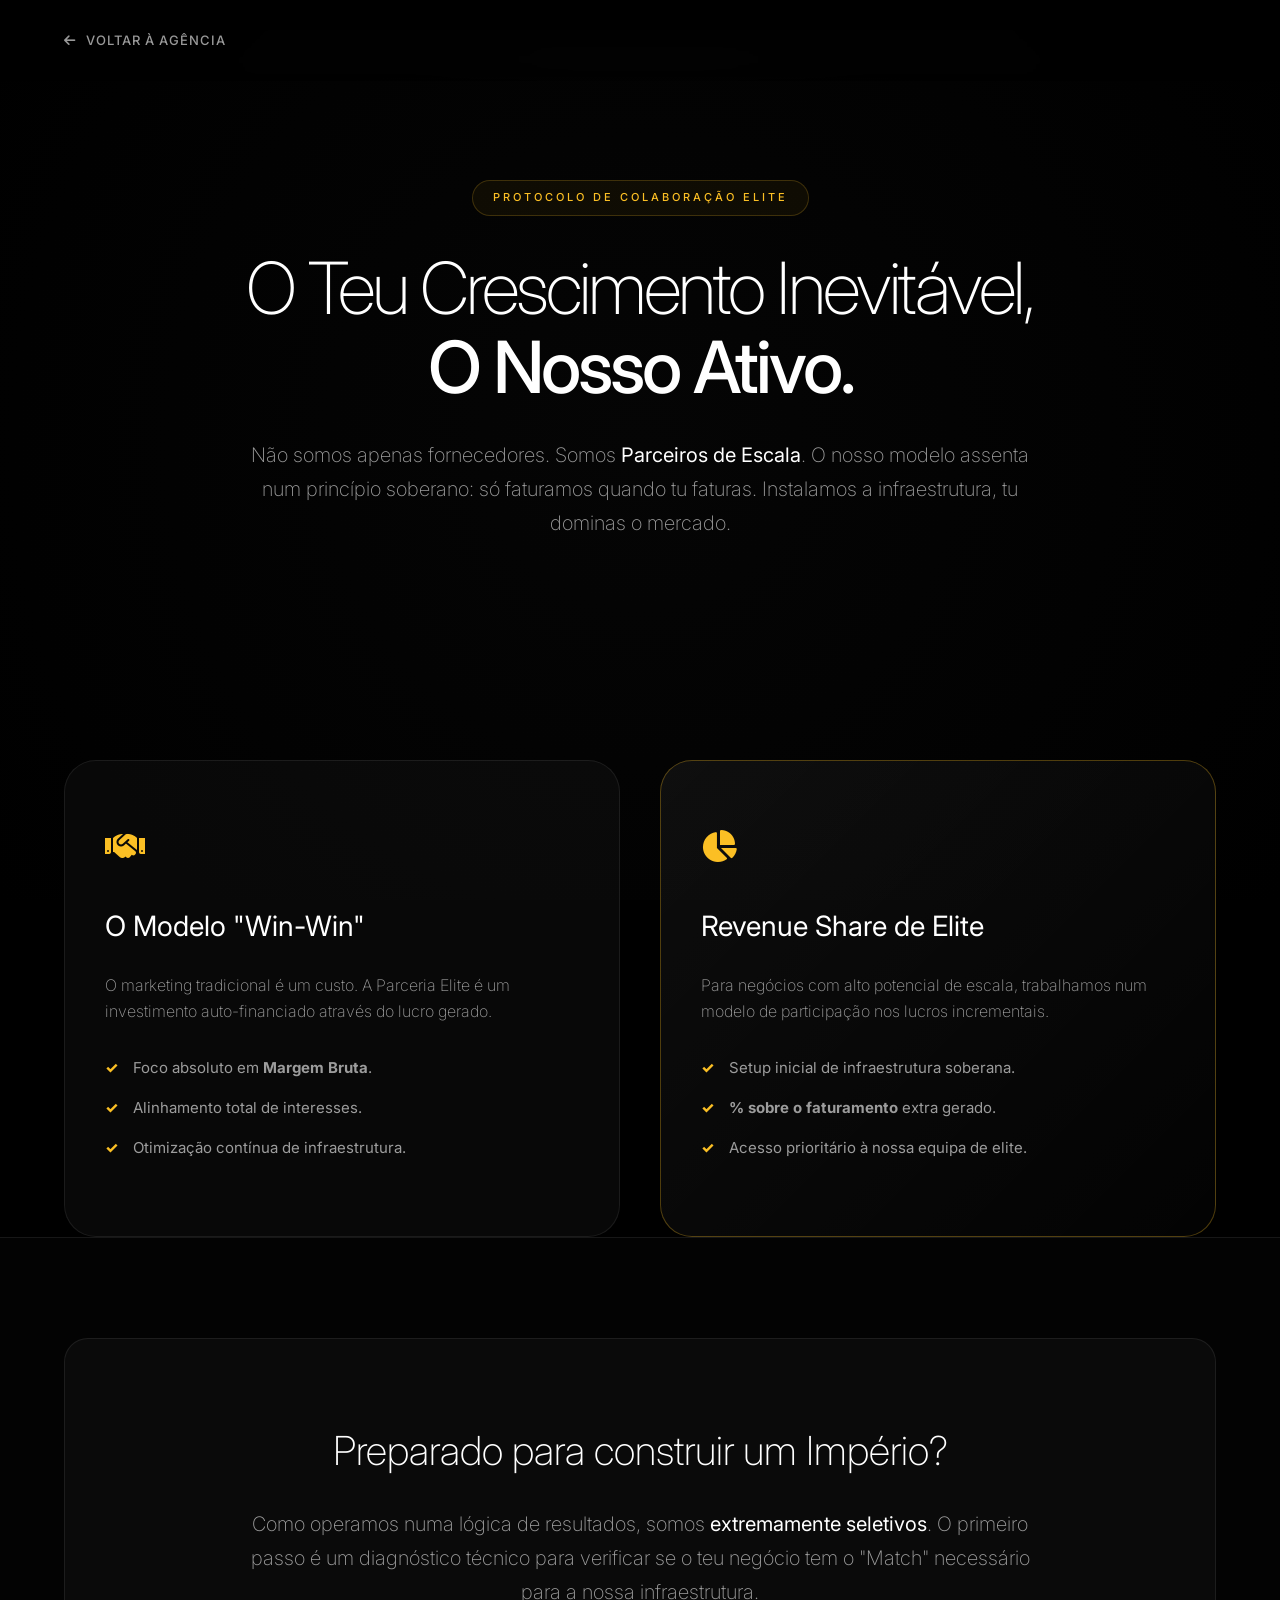
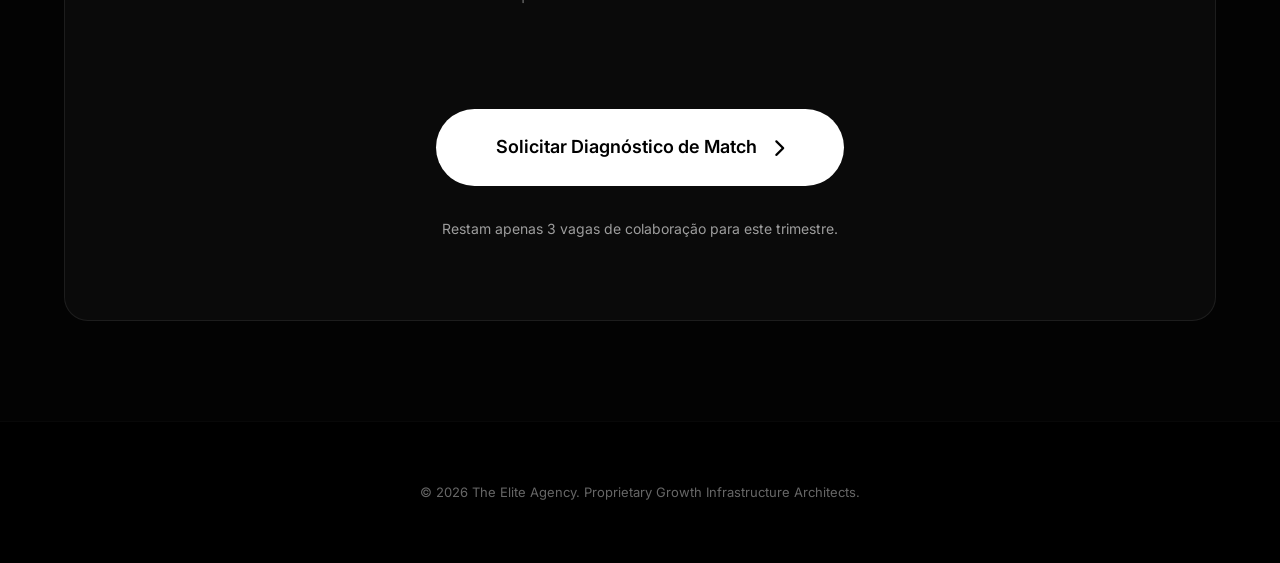
<file: parceiro-comercial.html>
<!DOCTYPE html>
<html lang="pt">
<head>
    <meta charset="UTF-8">
    <meta name="viewport" content="width=device-width, initial-scale=1.0, maximum-scale=5.0">
    <title>Parceria Elite — Protocolo de Colaboração</title>
    
    <!-- Favicon -->
    <link rel="icon" type="image/png" href="https://res.cloudinary.com/dooigd0d3/image/upload/v1766771870/GENERATION-removebg-preview_yfwn01.png">
    
    <!-- Google Fonts -->
    <link href="https://fonts.googleapis.com/css2?family=Inter:wght@100;200;300;400;500;600&display=swap" rel="stylesheet">
    <!-- Font Awesome -->
    <link rel="stylesheet" href="https://cdnjs.cloudflare.com/ajax/libs/font-awesome/6.0.0/css/all.min.css">

    <style>
        /* ========== CORE DESIGN SYSTEM (SHARED WITH INDEX) ========== */
        :root {
            --bg-black: #000000;
            --glass-white: rgba(255, 255, 255, 0.03);
            --glass-border: rgba(255, 255, 255, 0.08);
            --accent-gold: #fbbf24;
            --text-main: rgba(255, 255, 255, 0.95);
            --text-dim: rgba(255, 255, 255, 0.6);
        }

        * { margin: 0; padding: 0; box-sizing: border-box; }
        
        body { 
            font-family: 'Inter', -apple-system, system-ui, sans-serif; 
            background: var(--bg-black); 
            color: #fff; 
            line-height: 1.6; 
            -webkit-font-smoothing: antialiased;
            overflow-x: hidden;
        }

        .starry-background {
            position: fixed;
            top: 0;
            left: 0;
            width: 100vw;
            height: 100vh;
            z-index: -1;
            background: radial-gradient(circle at center, #050505 0%, #000000 100%);
        }

        .container { 
            max-width: 1200px; 
            margin: 0 auto; 
            padding: 0 24px;
            width: 100%;
        }

        section { padding: 100px 0; }

        /* ========== NAVIGATION ========== */
        nav {
            position: fixed; top: 0; left: 0; width: 100%; padding: 30px 0; z-index: 1000;
            background: linear-gradient(to bottom, rgba(0, 0, 0, 0.8) 0%, transparent 100%);
            backdrop-filter: blur(10px);
        }

        .nav-inner { display: flex; justify-content: space-between; align-items: center; }

        .back-link {
            display: inline-flex; align-items: center; gap: 10px;
            color: var(--text-dim); text-decoration: none;
            font-size: 13px; font-weight: 500; letter-spacing: 1px;
            text-transform: uppercase; transition: all 0.3s ease;
        }

        .back-link:hover { color: #fff; transform: translateX(-5px); }

        /* ========== HERO ========== */
        .hero {
            padding: 180px 0 100px;
            text-align: center;
        }

        .section-label {
            display: inline-block;
            font-size: 11px;
            font-weight: 500;
            letter-spacing: 3px;
            text-transform: uppercase;
            color: var(--accent-gold);
            background: rgba(251, 191, 36, 0.05);
            padding: 8px 20px;
            border-radius: 50px;
            border: 1px solid rgba(251, 191, 36, 0.2);
            margin-bottom: 32px;
        }

        h1 {
            font-size: clamp(40px, 6vw, 72px);
            font-weight: 200;
            line-height: 1.1;
            margin-bottom: 32px;
            letter-spacing: -3px;
            max-width: 900px;
            margin-left: auto;
            margin-right: auto;
        }

        h1 strong { font-weight: 500; }

        .hero-desc {
            font-size: 20px;
            font-weight: 200;
            color: var(--text-dim);
            max-width: 800px;
            margin: 0 auto 60px;
            line-height: 1.7;
        }

        .hero-desc strong { color: #fff; font-weight: 400; }

        /* ========== COLLABORATION MODEL ========== */
        .model-grid {
            display: grid;
            grid-template-columns: repeat(2, 1fr);
            gap: 40px;
            margin-top: 60px;
        }

        .model-card {
            background: var(--glass-white);
            border: 1px solid var(--glass-border);
            border-radius: 32px;
            padding: 60px 40px;
            text-align: left;
            transition: all 0.4s ease;
        }

        .model-card:hover {
            border-color: rgba(255,255,255,0.2);
            background: rgba(255,255,255,0.05);
        }

        .model-card.featured {
            background: linear-gradient(135deg, rgba(255,255,255,0.05) 0%, rgba(255,255,255,0.01) 100%);
            border-color: rgba(251, 191, 36, 0.3);
            position: relative;
        }

        .model-icon {
            font-size: 32px;
            color: var(--accent-gold);
            margin-bottom: 32px;
        }

        .model-card h3 {
            font-size: 28px;
            font-weight: 400;
            margin-bottom: 24px;
        }

        .model-card p {
            color: var(--text-dim);
            font-size: 16px;
            font-weight: 200;
            margin-bottom: 32px;
        }

        .model-list { list-style: none; }
        .model-list li {
            font-size: 15px;
            color: var(--text-dim);
            margin-bottom: 16px;
            padding-left: 28px;
            position: relative;
        }

        .model-list li::before {
            content: '✓';
            position: absolute;
            left: 0;
            color: var(--accent-gold);
            font-weight: 800;
        }

        /* ========== THE MATCH DIAGNOSTIC ========== */
        .diagnosis-section {
            background: rgba(255,255,255,0.01);
            border-top: 1px solid var(--glass-border);
        }

        .diagnosis-box {
            background: var(--glass-white);
            border: 1px solid var(--glass-border);
            border-radius: 24px;
            padding: 80px 40px;
            text-align: center;
        }

        .diagnosis-box h2 {
            font-size: 40px;
            font-weight: 200;
            margin-bottom: 24px;
        }

        .cta-button {
            display: inline-flex;
            align-items: center;
            gap: 16px;
            background: #fff;
            color: #000;
            padding: 24px 60px;
            border-radius: 60px;
            font-weight: 600;
            font-size: 18px;
            text-decoration: none;
            transition: all 0.5s cubic-bezier(0.16, 1, 0.3, 1);
            margin-top: 40px;
        }

        .cta-button:hover {
            transform: translateY(-8px) scale(1.02);
            box-shadow: 0 30px 60px rgba(255,255,255,0.1);
        }

        /* ========== FOOTER ========== */
        footer {
            padding: 60px 0;
            text-align: center;
            opacity: 0.4;
            font-size: 13px;
            border-top: 1px solid var(--glass-border);
        }

        @media (max-width: 900px) {
            .model-grid { grid-template-columns: 1fr; }
            h1 { font-size: 44px; }
            .hero { padding: 140px 0 60px; }
        }
    </style>
</head>
<body>
    <div class="starry-background" id="starryBg"></div>

    <nav>
        <div class="container nav-inner">
            <a href="index.html" class="back-link"><i class="fas fa-arrow-left"></i> Voltar à Agência</a>
        </div>
    </nav>

    <main>
        <!-- HERO -->
        <section class="hero">
            <div class="container">
                <span class="section-label">Protocolo de Colaboração Elite</span>
                <h1>O Teu Crescimento Inevitável,<br><strong>O Nosso Ativo.</strong></h1>
                <p class="hero-desc">
                    Não somos apenas fornecedores. Somos <strong>Parceiros de Escala</strong>. O nosso modelo assenta num princípio soberano: só faturamos quando tu faturas. Instalamos a infraestrutura, tu dominas o mercado.
                </p>
            </div>
        </section>

        <!-- MODELS -->
        <section class="container">
            <div class="model-grid">
                <div class="model-card">
                    <div class="model-icon"><i class="fas fa-handshake"></i></div>
                    <h3>O Modelo "Win-Win"</h3>
                    <p>O marketing tradicional é um custo. A Parceria Elite é um investimento auto-financiado através do lucro gerado.</p>
                    <ul class="model-list">
                        <li>Foco absoluto em <strong>Margem Bruta</strong>.</li>
                        <li>Alinhamento total de interesses.</li>
                        <li>Otimização contínua de infraestrutura.</li>
                    </ul>
                </div>

                <div class="model-card featured">
                    <div class="model-icon"><i class="fas fa-chart-pie"></i></div>
                    <h3>Revenue Share de Elite</h3>
                    <p>Para negócios com alto potencial de escala, trabalhamos num modelo de participação nos lucros incrementais.</p>
                    <ul class="model-list">
                        <li>Setup inicial de infraestrutura soberana.</li>
                        <li><strong>% sobre o faturamento</strong> extra gerado.</li>
                        <li>Acesso prioritário à nossa equipa de elite.</li>
                    </ul>
                </div>
            </div>
        </section>

        <!-- DIAGNOSIS -->
        <section class="diagnosis-section">
            <div class="container">
                <div class="diagnosis-box">
                    <h2>Preparado para construir um Império?</h2>
                    <p class="hero-desc">
                        Como operamos numa lógica de resultados, somos <strong>extremamente seletivos</strong>. O primeiro passo é um diagnóstico técnico para verificar se o teu negócio tem o "Match" necessário para a nossa infraestrutura.
                    </p>
                    <a href="https://wa.me/351924132341?text=Quero%20solicitar%20o%20Diagn%C3%B3stico%20de%20Match" class="cta-button">
                        Solicitar Diagnóstico de Match
                        <i class="fas fa-chevron-right"></i>
                    </a>
                    <p style="margin-top: 32px; font-size: 14px; color: var(--text-dim);">
                        Restam apenas 3 vagas de colaboração para este trimestre.
                    </p>
                </div>
            </div>
        </section>
    </main>

    <footer>
        <div class="container">
            <p>© 2026 The Elite Agency. Proprietary Growth Infrastructure Architects.</p>
        </div>
    </footer>

    <script src="assets/js/stars.js"></script>
    <script>
        // Simple star animation if local script fails
        if (!window.createStars) {
            const bg = document.getElementById('starryBg');
            for(let i=0; i<100; i++) {
                const star = document.createElement('div');
                star.style.position = 'absolute';
                star.style.width = '1px';
                star.style.height = '1px';
                star.style.background = '#fff';
                star.style.opacity = Math.random() * 0.4;
                star.style.left = Math.random() * 100 + '%';
                star.style.top = Math.random() * 100 + '%';
                bg.appendChild(star);
            }
        }
    </script>
</body>
</html>
</file>
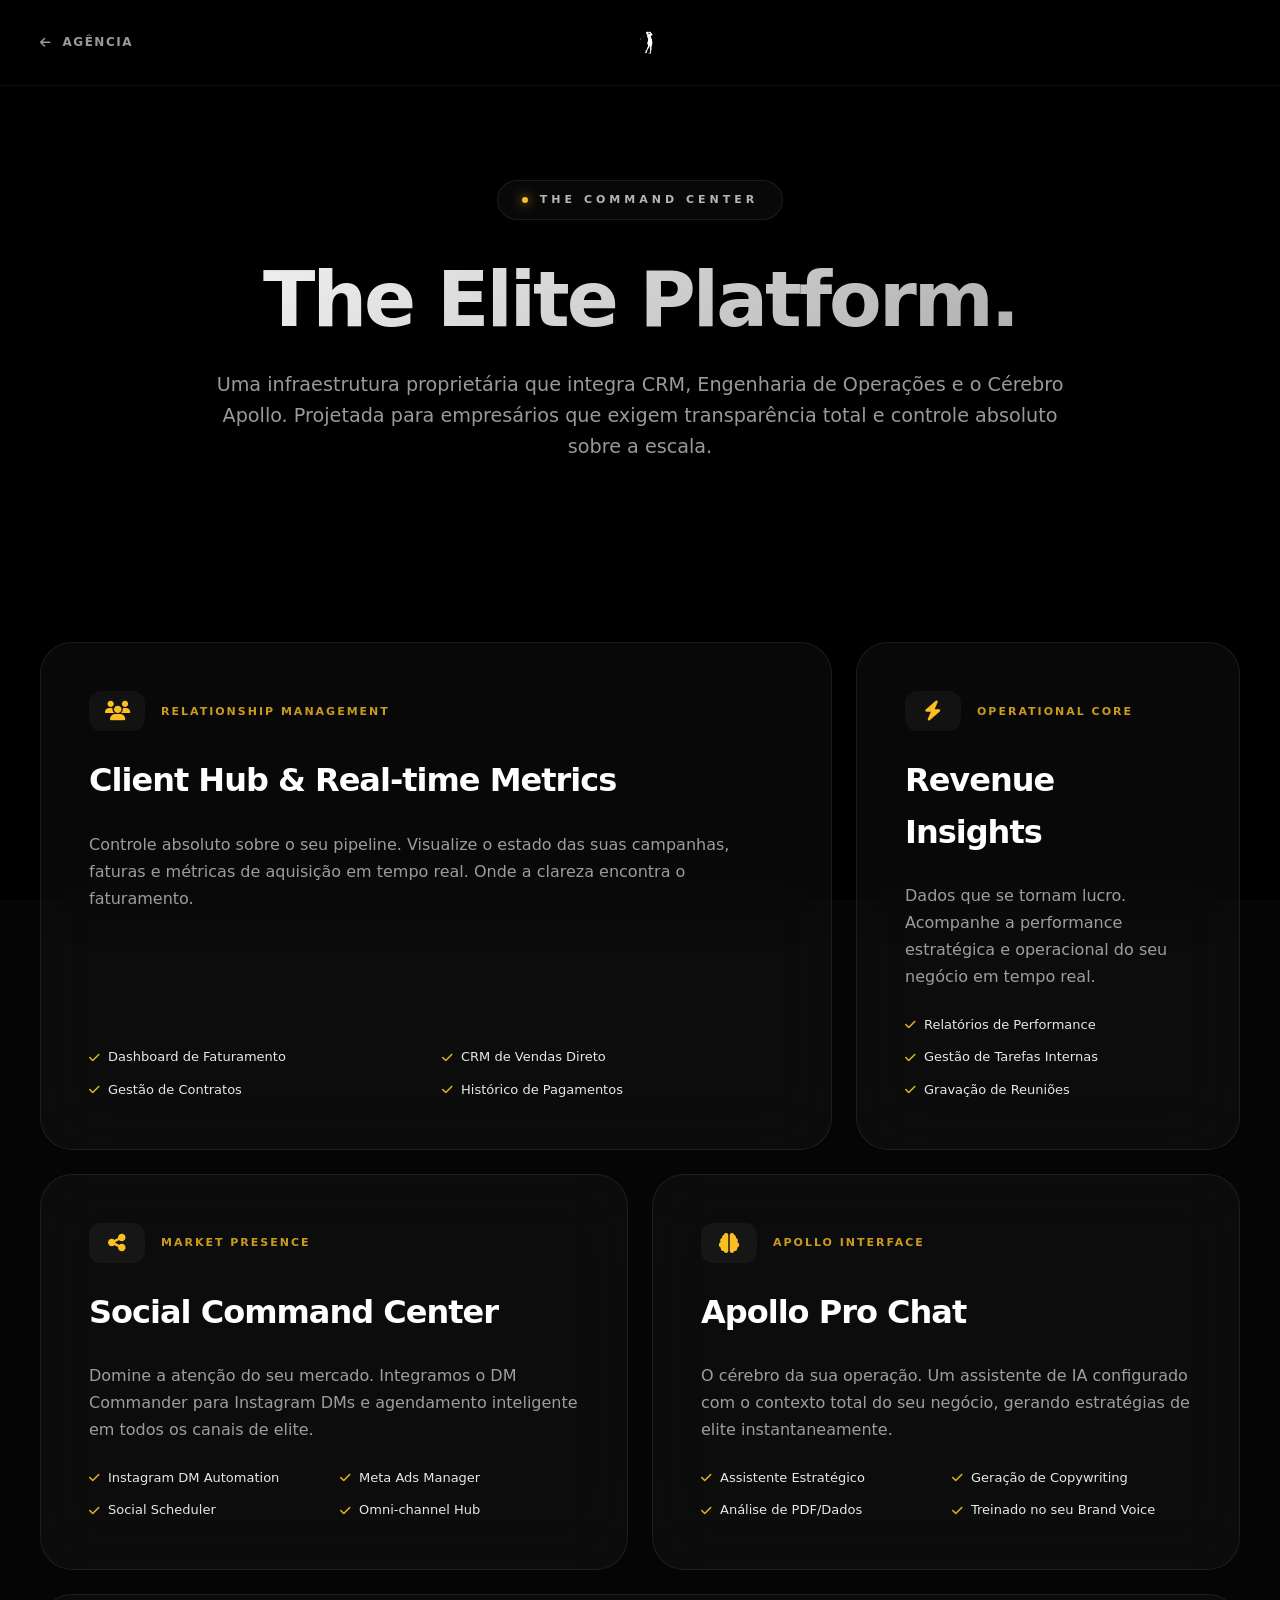
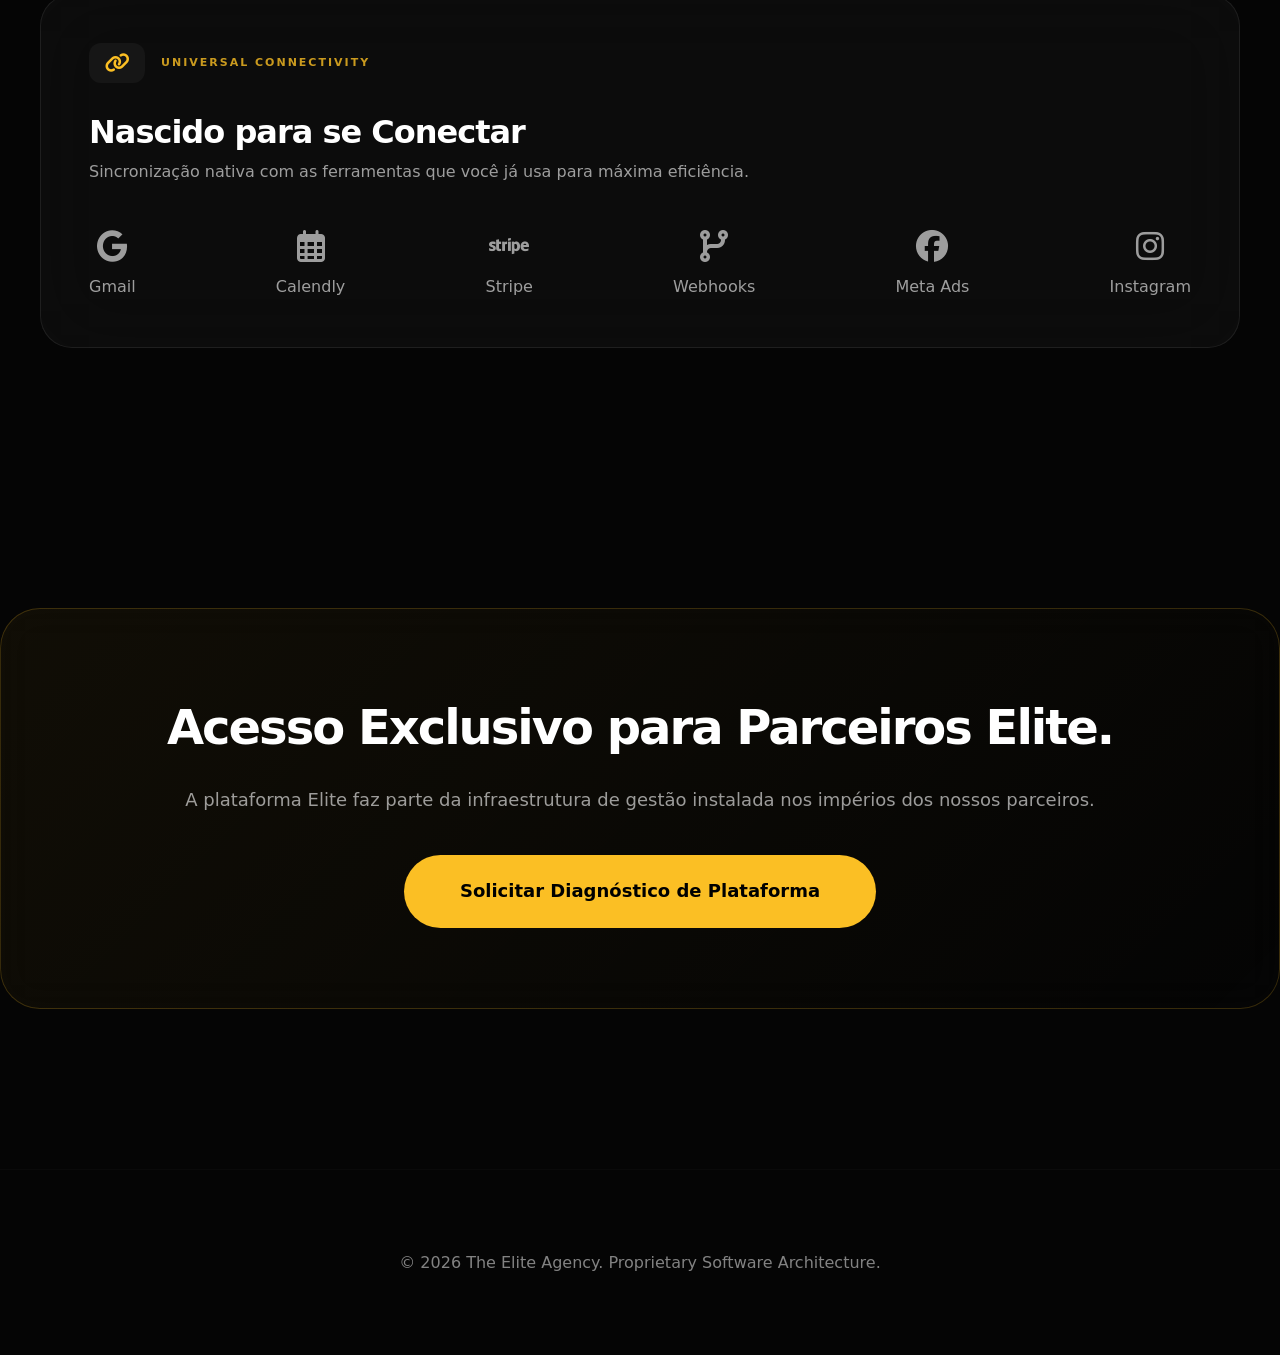
<file: platform.html>
<!DOCTYPE html>
<html lang="pt">

<head>
    <meta charset="UTF-8">
    <meta name="viewport" content="width=device-width, initial-scale=1.0, maximum-scale=5.0">
    <title>The Elite Agency Platform</title>
    <link rel="icon" type="image/png"
        href="https://res.cloudinary.com/dooigd0d3/image/upload/v1766771870/GENERATION-removebg-preview_yfwn01.png">
    <link rel="stylesheet" href="https://cdnjs.cloudflare.com/ajax/libs/font-awesome/6.4.0/css/all.min.css">
    <link rel="stylesheet" href="assets/css/stars.css">
    <style>
        :root {
            --gold: #fbbf24;
            --gold-dark: #d97706;
            --bg-black: #050505;
            --glass: rgba(255, 255, 255, 0.03);
            --glass-border: rgba(255, 255, 255, 0.08);
            --text-gray: rgba(255, 255, 255, 0.6);
        }

        * { margin: 0; padding: 0; box-sizing: border-box; }
        
        html, body {
            overflow-x: hidden;
            width: 100%;
            background: var(--bg-black);
            color: #fff;
            font-family: -apple-system, BlinkMacSystemFont, 'SF Pro Display', 'Inter', system-ui, sans-serif;
            line-height: 1.6;
            -webkit-font-smoothing: antialiased;
        }

        .starry-background {
            position: fixed;
            top: 0;
            left: 0;
            width: 100%;
            height: 100%;
            z-index: 0;
            pointer-events: none;
        }

        .container {
            max-width: 1400px;
            margin: 0 auto;
            padding: 0 40px;
            position: relative;
            z-index: 10;
        }

        /* ========== NAVIGATION ========== */
        nav {
            position: fixed; top: 0; left: 0; width: 100%; padding: 25px 0; z-index: 1000;
            background: linear-gradient(to bottom, rgba(0, 0, 0, 0.8) 0%, transparent 100%);
            backdrop-filter: blur(20px);
            border-bottom: 1px solid rgba(255, 255, 255, 0.05);
        }

        .nav-inner { display: flex; justify-content: space-between; align-items: center; }

        .back-link {
            display: inline-flex; align-items: center; gap: 10px;
            color: var(--text-gray); text-decoration: none;
            font-size: 12px; font-weight: 600; letter-spacing: 1.5px;
            text-transform: uppercase; transition: all 0.3s ease;
        }

        .back-link:hover { color: #fff; transform: translateX(-5px); }
        .logo { height: 35px; filter: brightness(0) invert(1); }

        /* ========== HERO ========== */
        .hero {
            padding: 180px 0 100px;
            text-align: center;
        }

        .ante {
            font-size: 11px; text-transform: uppercase; letter-spacing: 4px;
            color: rgba(255, 255, 255, 0.7); font-weight: 600;
            display: inline-flex; align-items: center; gap: 12px;
            padding: 10px 24px; border: 1px solid var(--glass-border);
            border-radius: 50px; margin-bottom: 40px;
            background: var(--glass); backdrop-filter: blur(15px);
        }

        .ante::before {
            content: ''; width: 6px; height: 6px; background: var(--gold);
            border-radius: 50%; box-shadow: 0 0 12px var(--gold);
            animation: pulse-glow 2s infinite;
        }

        @keyframes pulse-glow { 0%, 100% { transform: scale(1); opacity: 1; } 50% { transform: scale(1.5); opacity: 0.5; } }

        h1 {
            font-size: clamp(40px, 6vw, 84px); font-weight: 800; line-height: 1.05; margin-bottom: 30px;
            background: linear-gradient(135deg, #ffffff 0%, #a0a0a0 100%);
            -webkit-background-clip: text; -webkit-text-fill-color: transparent; background-clip: text; letter-spacing: -3px;
        }

        .hero-desc {
            font-size: clamp(18px, 1.5vw, 22px); color: var(--text-gray);
            max-width: 850px; margin: 0 auto; font-weight: 300; line-height: 1.6;
        }

        /* ========== GRID SYSTEM ========== */
        .platform-grid {
            padding: 80px 0 160px;
            display: grid;
            grid-template-columns: repeat(12, 1fr);
            gap: 24px;
        }

        .card {
            background: var(--glass);
            border: 1px solid var(--glass-border);
            border-radius: 32px;
            padding: 48px;
            backdrop-filter: blur(40px);
            transition: all 0.6s cubic-bezier(0.16, 1, 0.3, 1);
            position: relative;
            overflow: hidden;
            display: flex;
            flex-direction: column;
            gap: 24px;
        }

        .card:hover {
            border-color: rgba(251, 191, 36, 0.3);
            background: rgba(255, 255, 255, 0.05);
            transform: translateY(-5px);
        }

        .card-header {
            display: flex;
            align-items: center;
            gap: 16px;
        }

        .card-icon {
            width: 56px;
            height: 40px;
            background: rgba(255, 255, 255, 0.04);
            border-radius: 12px;
            display: flex;
            align-items: center;
            justify-content: center;
            font-size: 20px;
            color: var(--gold);
        }

        .card-label {
            font-size: 11px;
            text-transform: uppercase;
            letter-spacing: 2px;
            color: var(--gold);
            font-weight: 700;
            opacity: 0.8;
        }

        .card h3 {
            font-size: 32px;
            font-weight: 700;
            letter-spacing: -1px;
        }

        .card p {
            font-size: 16px;
            color: var(--text-gray);
            font-weight: 300;
            line-height: 1.7;
        }

        .card-feature-list {
            list-style: none;
            margin-top: auto;
            display: grid;
            grid-template-columns: 1fr 1fr;
            gap: 12px;
        }

        .feature-item {
            display: flex;
            align-items: center;
            gap: 8px;
            font-size: 13px;
            color: #fff;
            opacity: 0.9;
        }

        .feature-item i {
            font-size: 12px;
            color: var(--gold);
        }

        /* Layout Positions */
        .card-crm { grid-column: span 8; }
        .card-ops { grid-column: span 4; }
        .card-social { grid-column: span 6; }
        .card-ai { grid-column: span 6; }
        .card-integrations { grid-column: span 12; }

        /* ========== INTEGRATIONS STRIP ========== */
        .integration-row {
            display: flex;
            justify-content: space-between;
            align-items: center;
            flex-wrap: wrap;
            gap: 40px;
            margin-top: 20px;
        }

        .integration-item {
            display: flex;
            flex-direction: column;
            align-items: center;
            gap: 12px;
            opacity: 0.6;
            transition: all 0.3s;
        }

        .integration-item:hover {
            opacity: 1;
            transform: scale(1.1);
        }

        .integration-item i {
            font-size: 32px;
        }

        /* ========== CTA SECTION ========== */
        .cta-section {
            padding: 100px 0 160px;
            text-align: center;
        }

        .cta-box {
            background: linear-gradient(135deg, rgba(251, 191, 36, 0.05) 0%, transparent 100%);
            border: 1px solid rgba(251, 191, 36, 0.2);
            border-radius: 40px;
            padding: 80px 40px;
            backdrop-filter: blur(20px);
        }

        .cta-btn {
            display: inline-flex;
            align-items: center;
            gap: 16px;
            padding: 22px 56px;
            background: var(--gold);
            color: #000;
            text-decoration: none;
            border-radius: 50px;
            font-weight: 700;
            font-size: 18px;
            transition: all 0.4s cubic-bezier(0.16, 1, 0.3, 1);
            margin-top: 40px;
        }

        .cta-btn:hover {
            transform: translateY(-5px);
            box-shadow: 0 20px 40px rgba(251, 191, 36, 0.3);
            background: #fff;
        }

        footer {
            padding: 80px 0;
            text-align: center;
            opacity: 0.5;
            border-top: 1px solid rgba(255, 255, 255, 0.05);
        }

        @media (max-width: 1024px) {
            .card-crm, .card-ops, .card-social, .card-ai { grid-column: span 12; }
            .card-feature-list { grid-template-columns: 1fr; }
        }
    </style>
</head>

<body>
    <div class="starry-background" id="starryBg"></div>

    <nav>
        <div class="container nav-inner">
            <a href="index.html" class="back-link"><i class="fas fa-arrow-left"></i> Agência</a>
            <img src="assets/logo5.png" alt="Logo" class="logo">
            <div style="width: 80px;"></div>
        </div>
    </nav>

    <main>
        <section class="hero">
            <div class="container">
                <span class="ante">The Command Center</span>
                <h1>The Elite Platform.</h1>
                <p class="hero-desc">
                    Uma infraestrutura proprietária que integra CRM, Engenharia de Operações e o Cérebro Apollo. 
                    Projetada para empresários que exigem transparência total e controle absoluto sobre a escala.
                </p>
            </div>
        </section>

        <section class="container">
            <div class="platform-grid">
                
                <!-- CRM -->
                <div class="card card-crm">
                    <div class="card-header">
                        <div class="card-icon"><i class="fas fa-users"></i></div>
                        <span class="card-label">Relationship Management</span>
                    </div>
                    <h3>Client Hub & Real-time Metrics</h3>
                    <p>Controle absoluto sobre o seu pipeline. Visualize o estado das suas campanhas, faturas e métricas de aquisição em tempo real. Onde a clareza encontra o faturamento.</p>
                    <ul class="card-feature-list">
                        <li class="feature-item"><i class="fas fa-check"></i> Dashboard de Faturamento</li>
                        <li class="feature-item"><i class="fas fa-check"></i> CRM de Vendas Direto</li>
                        <li class="feature-item"><i class="fas fa-check"></i> Gestão de Contratos</li>
                        <li class="feature-item"><i class="fas fa-check"></i> Histórico de Pagamentos</li>
                    </ul>
                </div>

                <!-- OPERATIONS -->
                <div class="card card-ops">
                    <div class="card-header">
                        <div class="card-icon"><i class="fas fa-bolt"></i></div>
                        <span class="card-label">Operational Core</span>
                    </div>
                    <h3>Revenue Insights</h3>
                    <p>Dados que se tornam lucro. Acompanhe a performance estratégica e operacional do seu negócio em tempo real.</p>
                    <ul class="card-feature-list" style="grid-template-columns: 1fr;">
                        <li class="feature-item"><i class="fas fa-check"></i> Relatórios de Performance</li>
                        <li class="feature-item"><i class="fas fa-check"></i> Gestão de Tarefas Internas</li>
                        <li class="feature-item"><i class="fas fa-check"></i> Gravação de Reuniões</li>
                    </ul>
                </div>

                <!-- SOCIAL -->
                <div class="card card-social">
                    <div class="card-header">
                        <div class="card-icon"><i class="fas fa-share-nodes"></i></div>
                        <span class="card-label">Market Presence</span>
                    </div>
                    <h3>Social Command Center</h3>
                    <p>Domine a atenção do seu mercado. Integramos o DM Commander para Instagram DMs e agendamento inteligente em todos os canais de elite.</p>
                    <ul class="card-feature-list">
                        <li class="feature-item"><i class="fas fa-check"></i> Instagram DM Automation</li>
                        <li class="feature-item"><i class="fas fa-check"></i> Meta Ads Manager</li>
                        <li class="feature-item"><i class="fas fa-check"></i> Social Scheduler</li>
                        <li class="feature-item"><i class="fas fa-check"></i> Omni-channel Hub</li>
                    </ul>
                </div>

                <!-- AI -->
                <div class="card card-ai">
                    <div class="card-header">
                        <div class="card-icon"><i class="fas fa-brain"></i></div>
                        <span class="card-label">Apollo Interface</span>
                    </div>
                    <h3>Apollo Pro Chat</h3>
                    <p>O cérebro da sua operação. Um assistente de IA configurado com o contexto total do seu negócio, gerando estratégias de elite instantaneamente.</p>
                    <ul class="card-feature-list">
                        <li class="feature-item"><i class="fas fa-check"></i> Assistente Estratégico</li>
                        <li class="feature-item"><i class="fas fa-check"></i> Geração de Copywriting</li>
                        <li class="feature-item"><i class="fas fa-check"></i> Análise de PDF/Dados</li>
                        <li class="feature-item"><i class="fas fa-check"></i> Treinado no seu Brand Voice</li>
                    </ul>
                </div>

                <!-- INTEGRATIONS -->
                <div class="card card-integrations">
                    <div class="card-header">
                        <div class="card-icon"><i class="fas fa-link"></i></div>
                        <span class="card-label">Universal Connectivity</span>
                    </div>
                    <div style="display: flex; justify-content: space-between; align-items: flex-end;">
                        <div>
                            <h3>Nascido para se Conectar</h3>
                            <p>Sincronização nativa com as ferramentas que você já usa para máxima eficiência.</p>
                        </div>
                    </div>
                    <div class="integration-row">
                        <div class="integration-item"><i class="fab fa-google"></i><span>Gmail</span></div>
                        <div class="integration-item"><i class="far fa-calendar-alt"></i><span>Calendly</span></div>
                        <div class="integration-item"><i class="fab fa-stripe"></i><span>Stripe</span></div>
                        <div class="integration-item"><i class="fas fa-code-branch"></i><span>Webhooks</span></div>
                        <div class="integration-item"><i class="fab fa-facebook"></i><span>Meta Ads</span></div>
                        <div class="integration-item"><i class="fab fa-instagram"></i><span>Instagram</span></div>
                    </div>
                </div>

            </div>
        </section>

        <section class="cta-section container">
            <div class="cta-box">
                <h2 style="font-size: 48px; letter-spacing: -2px;">Acesso Exclusivo para Parceiros Elite.</h2>
                <p style="color: var(--text-gray); margin-top: 20px; font-size: 18px;">A plataforma Elite faz parte da infraestrutura de gestão instalada nos impérios dos nossos parceiros.</p>
                <a href="https://calendly.com/geral-eliteagency/30min?month=2026-04" target="_blank" class="cta-btn">Solicitar Diagnóstico de Plataforma</a>
            </div>
        </section>
    </main>

    <footer>
        <div class="container">
            <p>© 2026 The Elite Agency. Proprietary Software Architecture.</p>
        </div>
    </footer>

    <script src="assets/js/stars.js"></script>
</body>

</html>
</file>
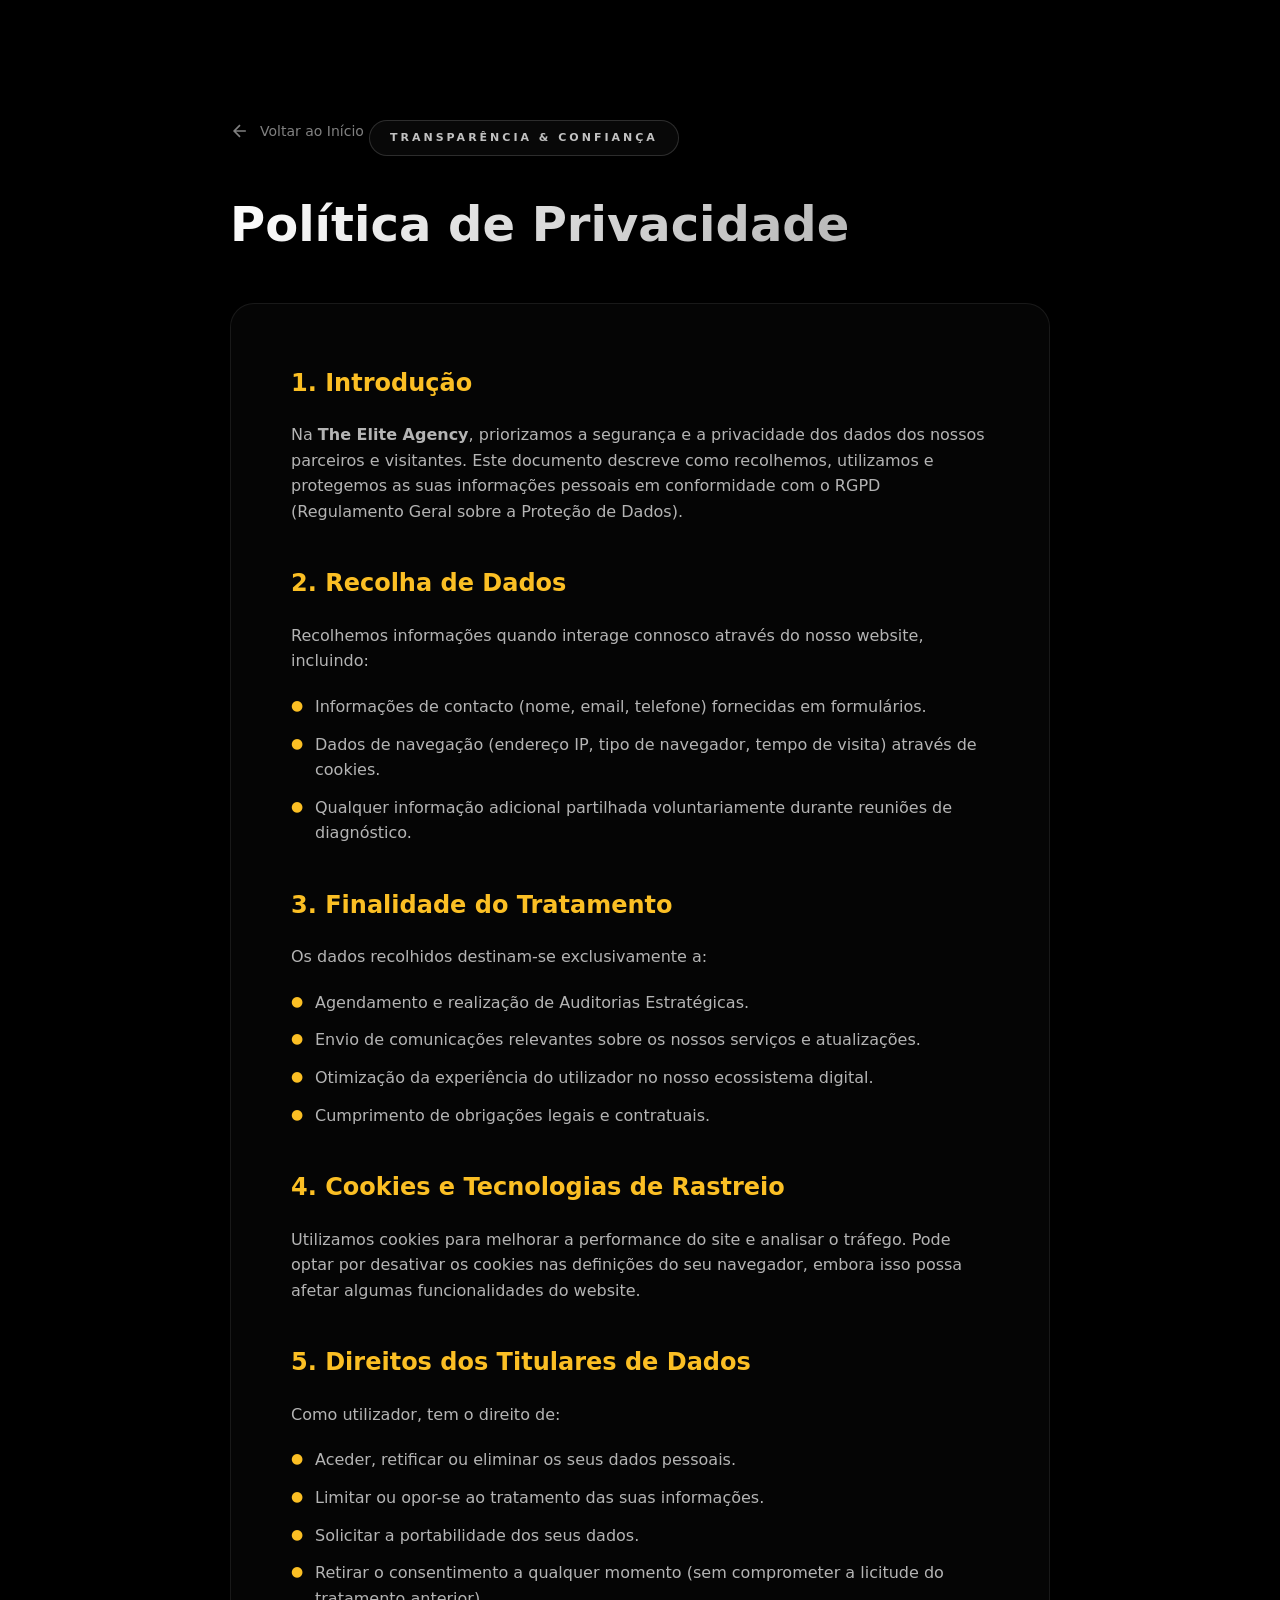
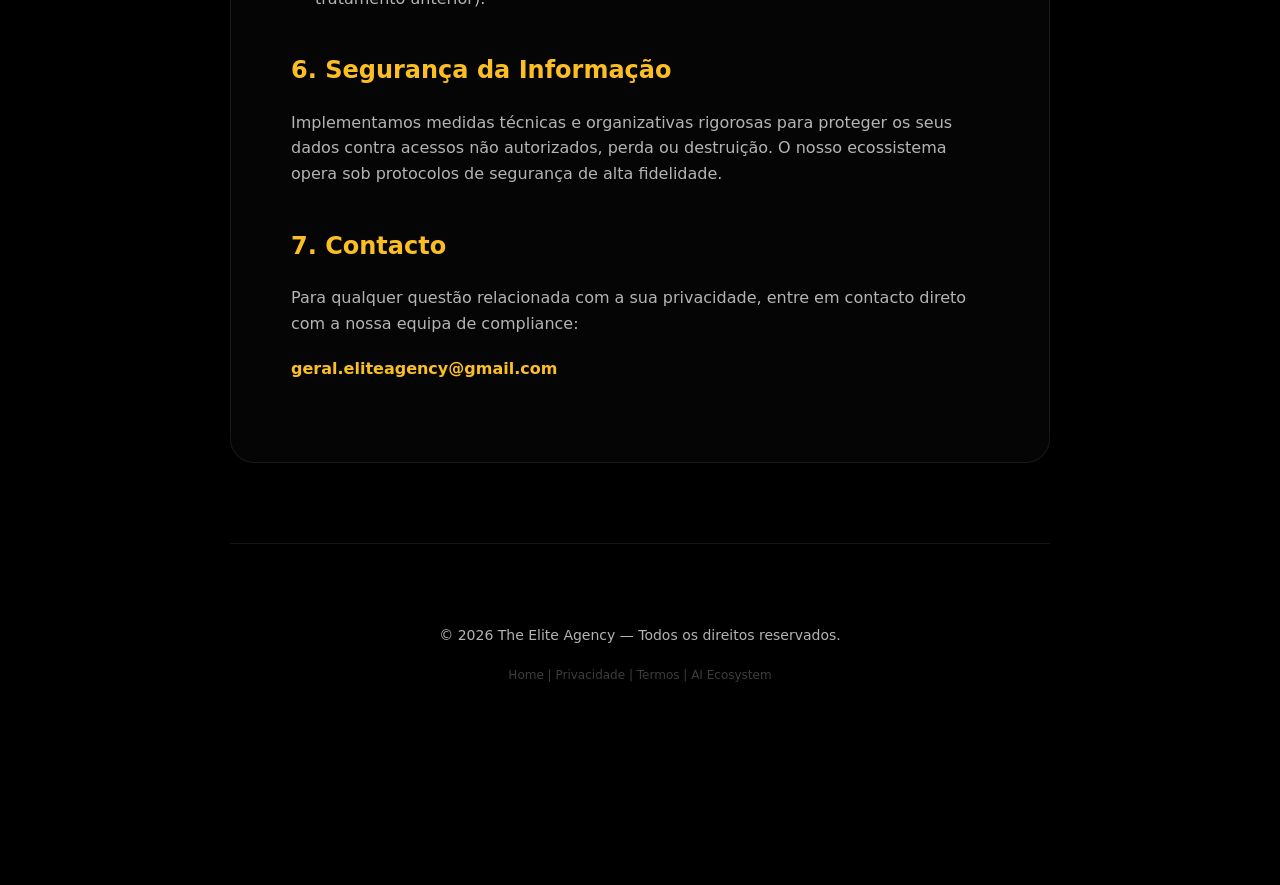
<file: privacidade.html>
<!DOCTYPE html>
<html lang="pt">

<head>
    <meta charset="UTF-8">
    <meta name="viewport" content="width=device-width, initial-scale=1.0, maximum-scale=5.0">
    <title>Política de Privacidade — The Elite Agency</title>
    <link rel="icon" type="image/png"
        href="https://res.cloudinary.com/dooigd0d3/image/upload/v1766771870/GENERATION-removebg-preview_yfwn01.png">
    <link rel="stylesheet" href="https://cdnjs.cloudflare.com/ajax/libs/font-awesome/6.4.0/css/all.min.css">
    <link rel="stylesheet" href="assets/css/stars.css">
    <style>
        * {
            margin: 0;
            padding: 0;
            box-sizing: border-box;
        }

        body {
            font-family: -apple-system, BlinkMacSystemFont, 'SF Pro Display', 'Inter', system-ui, sans-serif;
            background: #000;
            color: #fff;
            line-height: 1.6;
            -webkit-font-smoothing: antialiased;
        }

        .container {
            max-width: 900px;
            margin: 0 auto;
            padding: 120px 40px;
        }

        .back-link {
            display: inline-flex;
            align-items: center;
            gap: 10px;
            color: rgba(255, 255, 255, 0.5);
            text-decoration: none;
            font-size: 14px;
            margin-bottom: 40px;
            transition: color 0.3s ease;
        }

        .back-link:hover {
            color: #fbbf24;
        }

        .ante {
            font-size: 11px;
            text-transform: uppercase;
            letter-spacing: 3px;
            color: rgba(255, 255, 255, 0.75);
            font-weight: 600;
            display: inline-flex;
            align-items: center;
            gap: 10px;
            padding: 8px 20px;
            border: 1px solid rgba(255, 255, 255, 0.15);
            border-radius: 50px;
            margin-bottom: 30px;
            background: rgba(255, 255, 255, 0.03);
            backdrop-filter: blur(10px);
        }

        h1 {
            font-size: 48px;
            font-weight: 700;
            margin-bottom: 40px;
            background: linear-gradient(135deg, #ffffff 0%, #a0a0a0 100%);
            -webkit-background-clip: text;
            -webkit-text-fill-color: transparent;
            background-clip: text;
        }

        .content {
            background: rgba(255, 255, 255, 0.02);
            border: 1px solid rgba(255, 255, 255, 0.08);
            border-radius: 24px;
            padding: 60px;
            backdrop-filter: blur(20px);
        }

        h2 {
            font-size: 24px;
            color: #fbbf24;
            margin: 40px 0 20px;
            font-weight: 600;
        }

        h2:first-child {
            margin-top: 0;
        }

        p {
            color: rgba(255, 255, 255, 0.7);
            margin-bottom: 20px;
            font-weight: 300;
        }

        ul {
            list-style: none;
            margin-bottom: 20px;
        }

        li {
            color: rgba(255, 255, 255, 0.7);
            margin-bottom: 12px;
            padding-left: 24px;
            position: relative;
            font-weight: 300;
        }

        li::before {
            content: '●';
            position: absolute;
            left: 0;
            color: #fbbf24;
            font-size: 14px;
        }

        footer {
            text-align: center;
            padding: 80px 0;
            border-top: 1px solid rgba(255, 255, 255, 0.08);
            margin-top: 80px;
        }

        .footer-brand {
            font-size: 14px;
            color: rgba(255, 255, 255, 0.4);
        }
    </style>
</head>

<body>
    <!-- Stars Background -->
    <div class="starry-background" id="starryBg"></div>

    <div class="container">
        <a href="index.html" class="back-link">
            <svg width="20" height="20" viewBox="0 0 24 24" fill="none" stroke="currentColor" stroke-width="2">
                <path d="M19 12H5M12 19l-7-7 7-7" />
            </svg>
            Voltar ao Início
        </a>

        <span class="ante">Transparência & Confiança</span>
        <h1>Política de Privacidade</h1>

        <div class="content">
            <h2>1. Introdução</h2>
            <p>Na <strong>The Elite Agency</strong>, priorizamos a segurança e a privacidade dos dados dos nossos
                parceiros e visitantes. Este documento descreve como recolhemos, utilizamos e protegemos as suas
                informações pessoais em conformidade com o RGPD (Regulamento Geral sobre a Proteção de Dados).</p>

            <h2>2. Recolha de Dados</h2>
            <p>Recolhemos informações quando interage connosco através do nosso website, incluindo:</p>
            <ul>
                <li>Informações de contacto (nome, email, telefone) fornecidas em formulários.</li>
                <li>Dados de navegação (endereço IP, tipo de navegador, tempo de visita) através de cookies.</li>
                <li>Qualquer informação adicional partilhada voluntariamente durante reuniões de diagnóstico.</li>
            </ul>

            <h2>3. Finalidade do Tratamento</h2>
            <p>Os dados recolhidos destinam-se exclusivamente a:</p>
            <ul>
                <li>Agendamento e realização de Auditorias Estratégicas.</li>
                <li>Envio de comunicações relevantes sobre os nossos serviços e atualizações.</li>
                <li>Otimização da experiência do utilizador no nosso ecossistema digital.</li>
                <li>Cumprimento de obrigações legais e contratuais.</li>
            </ul>

            <h2>4. Cookies e Tecnologias de Rastreio</h2>
            <p>Utilizamos cookies para melhorar a performance do site e analisar o tráfego. Pode optar por desativar os
                cookies nas definições do seu navegador, embora isso possa afetar algumas funcionalidades do website.
            </p>

            <h2>5. Direitos dos Titulares de Dados</h2>
            <p>Como utilizador, tem o direito de:</p>
            <ul>
                <li>Aceder, retificar ou eliminar os seus dados pessoais.</li>
                <li>Limitar ou opor-se ao tratamento das suas informações.</li>
                <li>Solicitar a portabilidade dos seus dados.</li>
                <li>Retirar o consentimento a qualquer momento (sem comprometer a licitude do tratamento anterior).</li>
            </ul>

            <h2>6. Segurança da Informação</h2>
            <p>Implementamos medidas técnicas e organizativas rigorosas para proteger os seus dados contra acessos não
                autorizados, perda ou destruição. O nosso ecossistema opera sob protocolos de segurança de alta
                fidelidade.</p>

            <h2>7. Contacto</h2>
            <p>Para qualquer questão relacionada com a sua privacidade, entre em contacto direto com a nossa equipa de
                compliance:</p>
            <p style="color: #fbbf24; font-weight: 600;">geral.eliteagency@gmail.com</p>
        </div>

        <footer>
            <div class="footer-brand">
                <p>© 2026 The Elite Agency — Todos os direitos reservados.</p>
                <div style="margin-top: 10px; font-size: 12px; opacity: 0.6;">
                    <a href="index.html" style="color: inherit; text-decoration: none;">Home</a> | 
                    <a href="privacidade.html" style="color: inherit; text-decoration: none;">Privacidade</a> | 
                    <a href="termos.html" style="color: inherit; text-decoration: none;">Termos</a> | 
                    <a href="ai-ecosystem.html" style="color: inherit; text-decoration: none;">AI Ecosystem</a>
                </div>
            </div>
        </footer>
    </div>

    <script src="assets/js/stars.js"></script>
</body>

</html>
</file>
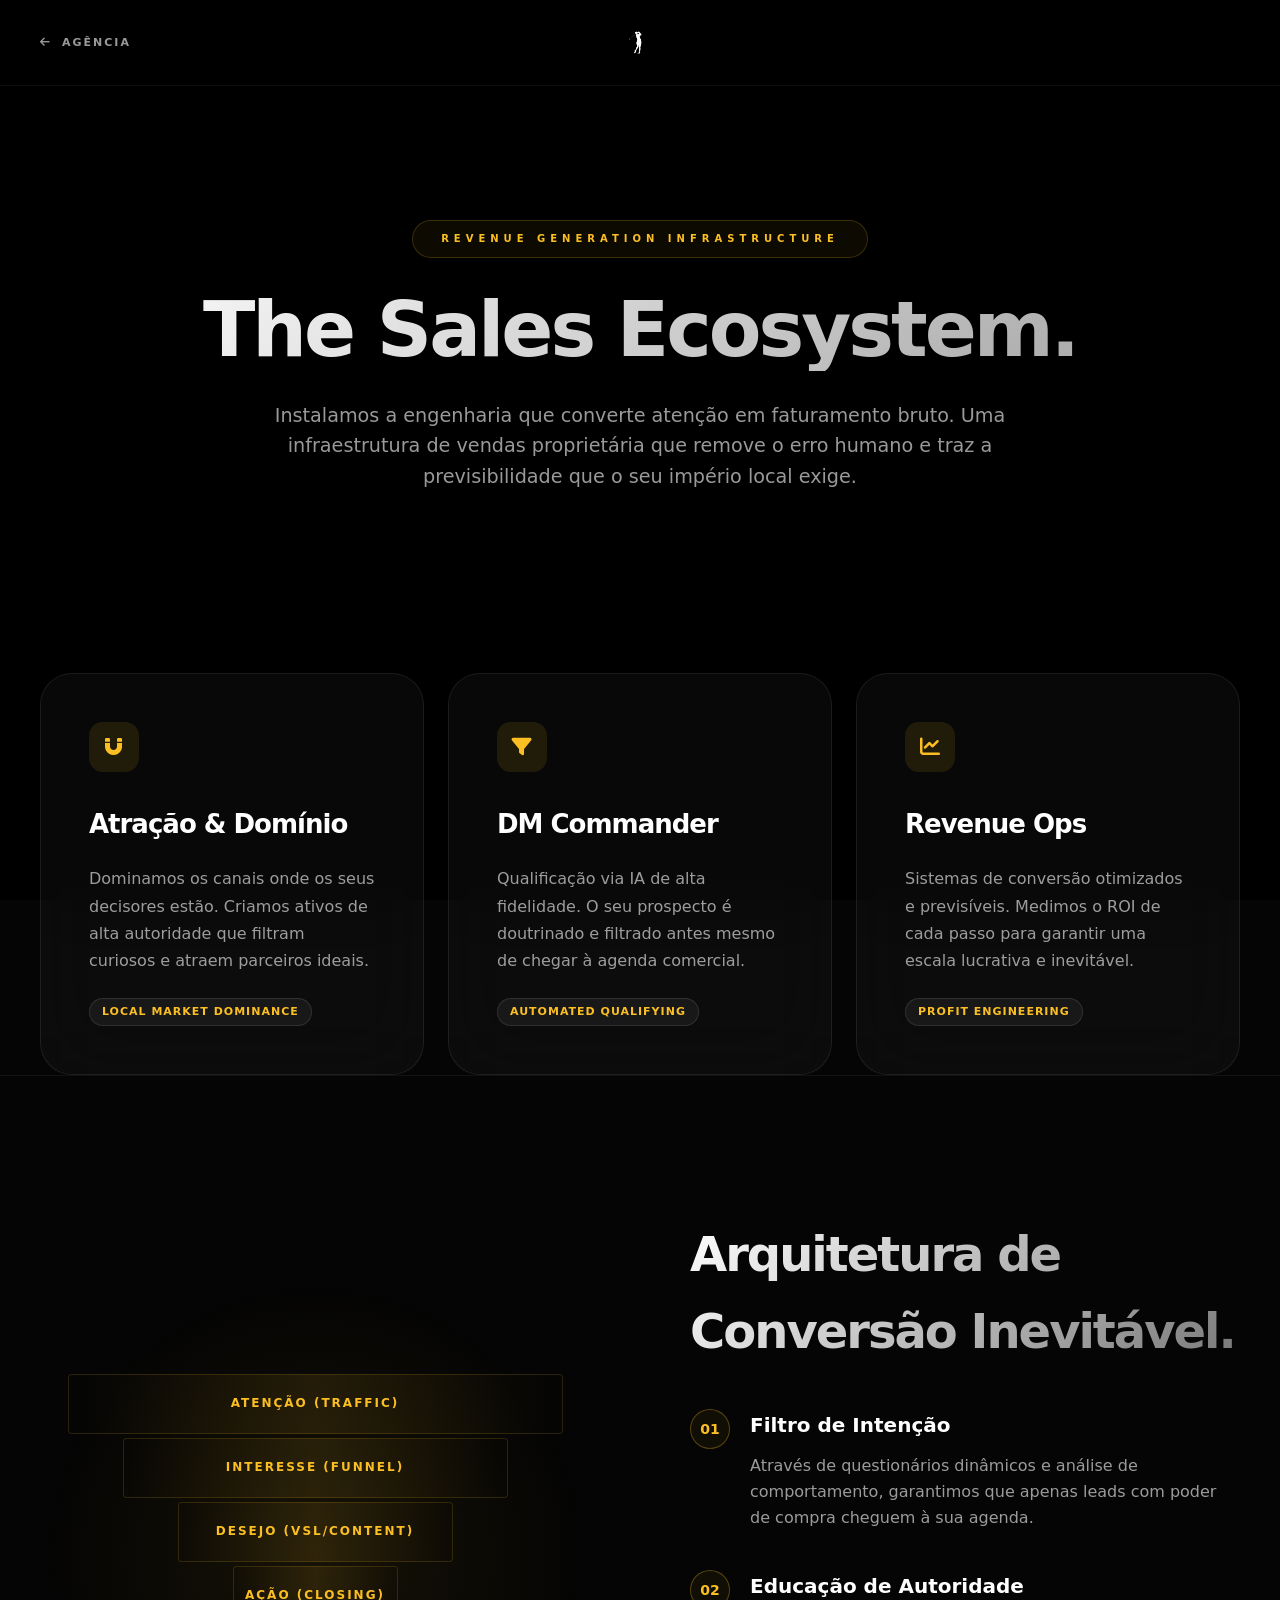
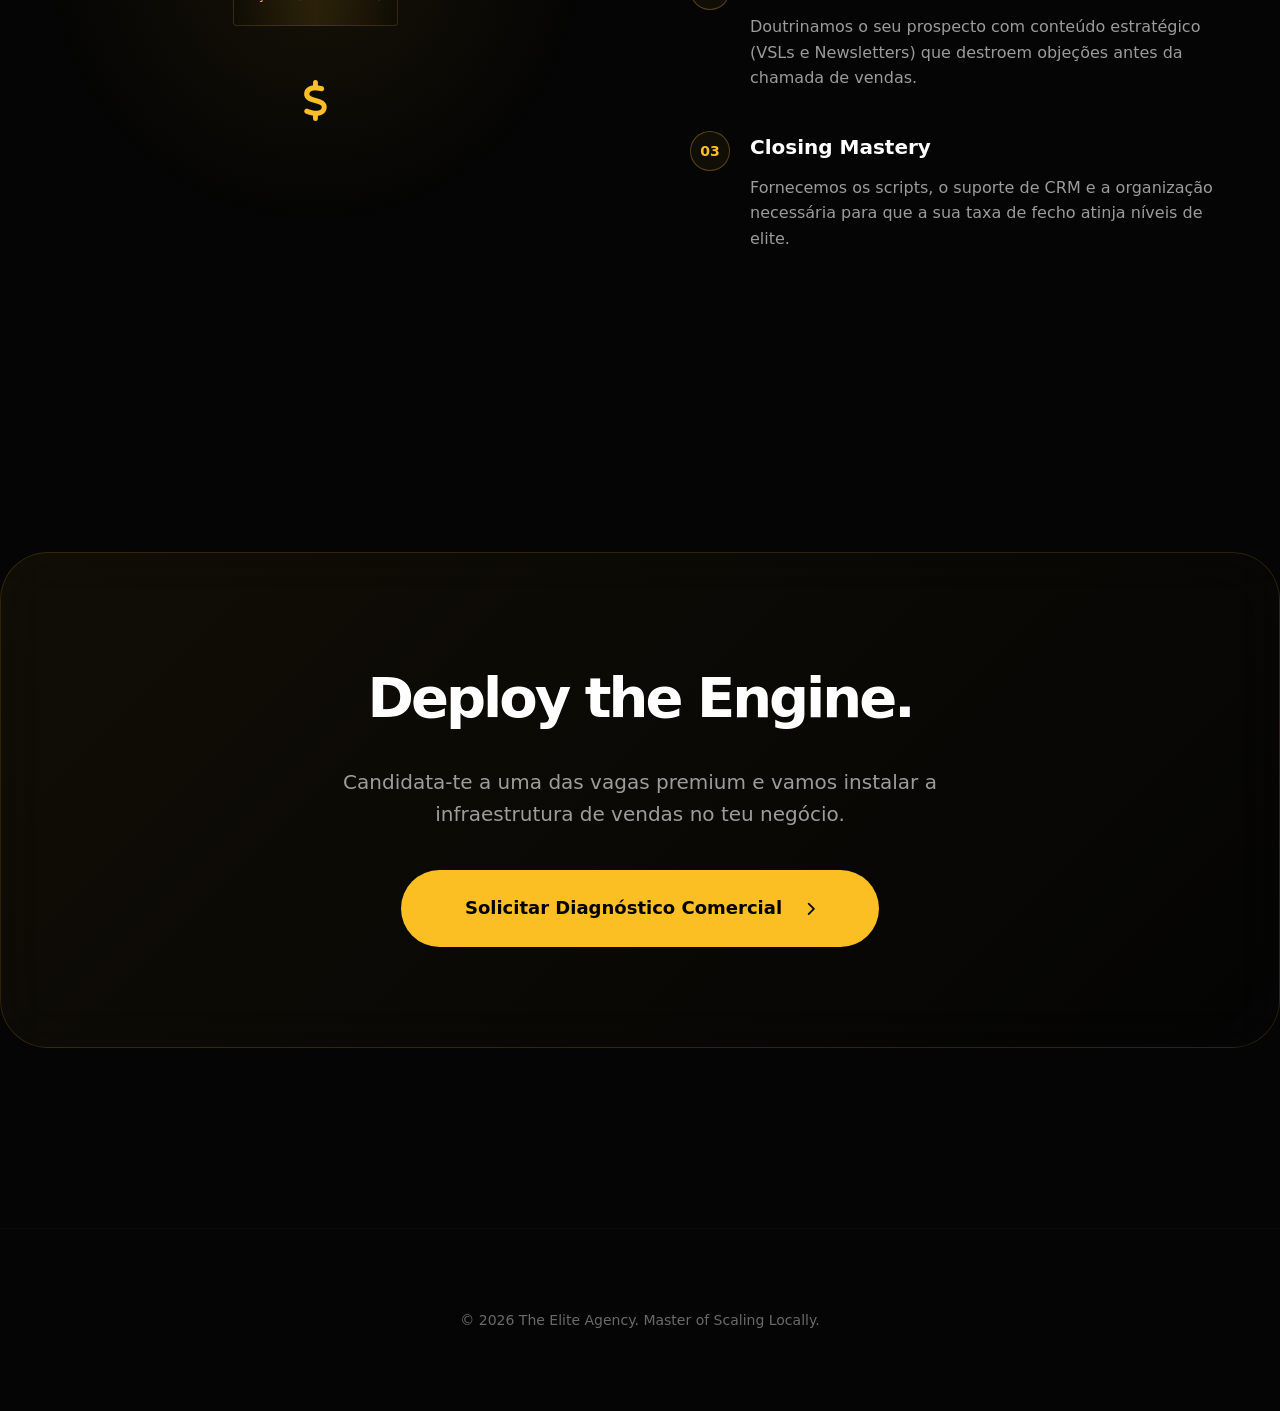
<file: sales-ecosystem.html>
<!DOCTYPE html>
<html lang="pt">

<head>
    <meta charset="UTF-8">
    <meta name="viewport" content="width=device-width, initial-scale=1.0, maximum-scale=5.0">
    <title>Sales Ecosystem — Infraestrutura de Vendas de Elite</title>
    <link rel="icon" type="image/png"
        href="https://res.cloudinary.com/dooigd0d3/image/upload/v1766771870/GENERATION-removebg-preview_yfwn01.png">
    <link rel="stylesheet" href="https://cdnjs.cloudflare.com/ajax/libs/font-awesome/6.4.0/css/all.min.css">
    <link rel="stylesheet" href="assets/css/stars.css">
    <style>
        :root {
            --gold: #fbbf24;
            --gold-dark: #d97706;
            --bg-black: #050505;
            --glass: rgba(255, 255, 255, 0.03);
            --glass-border: rgba(255, 255, 255, 0.08);
            --text-gray: rgba(255, 255, 255, 0.6);
        }

        * { margin: 0; padding: 0; box-sizing: border-box; }
        
        html, body {
            overflow-x: hidden;
            width: 100%;
            background: var(--bg-black);
            color: #fff;
            font-family: -apple-system, BlinkMacSystemFont, 'SF Pro Display', 'Inter', system-ui, sans-serif;
            line-height: 1.6;
            -webkit-font-smoothing: antialiased;
        }

        .starry-background {
            position: fixed;
            top: 0;
            left: 0;
            width: 100%;
            height: 100%;
            z-index: 0;
            pointer-events: none;
        }

        .container {
            max-width: 1400px;
            margin: 0 auto;
            padding: 0 40px;
            position: relative;
            z-index: 10;
        }

        /* ========== NAVIGATION ========== */
        nav {
            position: fixed; top: 0; left: 0; width: 100%; padding: 25px 0; z-index: 1000;
            background: linear-gradient(to bottom, rgba(0, 0, 0, 0.8) 0%, transparent 100%);
            backdrop-filter: blur(20px);
            border-bottom: 1px solid rgba(255, 255, 255, 0.05);
        }

        .nav-inner { display: flex; justify-content: space-between; align-items: center; }

        .back-link {
            display: inline-flex; align-items: center; gap: 10px;
            color: var(--text-gray); text-decoration: none;
            font-size: 11px; font-weight: 600; letter-spacing: 2px;
            text-transform: uppercase; transition: all 0.3s ease;
        }

        .back-link:hover { color: var(--gold); transform: translateX(-5px); }
        .logo-img { height: 35px; }

        /* ========== HERO ========== */
        .hero {
            padding: 220px 0 100px;
            text-align: center;
        }

        .ante {
            font-size: 10px; text-transform: uppercase; letter-spacing: 5px;
            color: var(--gold); font-weight: 700;
            display: inline-flex; align-items: center; gap: 12px;
            padding: 10px 28px; border: 1px solid rgba(251, 191, 36, 0.2);
            border-radius: 50px; margin-bottom: 32px;
            background: rgba(251, 191, 36, 0.05); backdrop-filter: blur(10px);
        }

        h1 {
            font-size: clamp(44px, 6vw, 84px); font-weight: 800; line-height: 1.05; margin-bottom: 30px;
            background: linear-gradient(135deg, #ffffff 0%, #a0a0a0 100%);
            -webkit-background-clip: text;
            background-clip: text;
            -webkit-text-fill-color: transparent;
            letter-spacing: -3px;
        }

        .hero-desc {
            font-size: clamp(18px, 1.5vw, 22px); color: var(--text-gray);
            max-width: 850px; margin: 0 auto; font-weight: 300; line-height: 1.6;
        }

        /* ========== ECOSYSTEM ENGINE SECTION ========== */
        .engine-section {
            padding: 100px 0;
            text-align: center;
        }

        .engine-grid {
            display: grid;
            grid-template-columns: repeat(3, 1fr);
            gap: 24px;
            margin-top: 80px;
        }

        .engine-card {
            background: var(--glass);
            border: 1px solid var(--glass-border);
            border-radius: 32px;
            padding: 48px;
            backdrop-filter: blur(40px);
            transition: all 0.6s cubic-bezier(0.16, 1, 0.3, 1);
            text-align: left;
        }

        .engine-card:hover {
            border-color: rgba(251, 191, 36, 0.4);
            transform: translateY(-10px);
            background: rgba(255, 255, 255, 0.05);
        }

        .card-icon {
            width: 50px; height: 50px; background: rgba(251, 191, 36, 0.1);
            border-radius: 14px; display: flex; align-items: center; justify-content: center;
            font-size: 20px; color: var(--gold); margin-bottom: 32px;
        }

        .engine-card h3 {
            font-size: 26px; font-weight: 700; margin-bottom: 20px; letter-spacing: -1px;
        }

        .engine-card p {
            font-size: 16px; color: var(--text-gray); line-height: 1.7; font-weight: 300;
        }

        .feature-tag {
            display: inline-block; padding: 4px 12px; background: rgba(255, 255, 255, 0.05);
            border: 1px solid rgba(255, 255, 255, 0.1); border-radius: 50px;
            font-size: 11px; text-transform: uppercase; letter-spacing: 1px;
            margin-top: 24px; color: var(--gold); font-weight: 600;
        }

        /* ========== STRATEGIC FUNNEL SECTION ========== */
        .funnel-section {
            padding: 140px 0;
            border-top: 1px solid rgba(255, 255, 255, 0.05);
        }

        .funnel-layout {
            display: grid;
            grid-template-columns: 1fr 1fr;
            gap: 100px;
            align-items: center;
        }

        .funnel-text h2 {
            font-size: 48px; font-weight: 800; margin-bottom: 40px; letter-spacing: -2px;
            background: linear-gradient(135deg, #fff 0%, #777 100%);
            -webkit-background-clip: text;
            background-clip: text;
            -webkit-text-fill-color: transparent;
        }

        .funnel-step {
            margin-bottom: 40px;
            position: relative;
            padding-left: 60px;
        }

        .step-num {
            position: absolute; left: 0; top: 0;
            font-size: 14px; font-weight: 800; color: var(--gold);
            width: 40px; height: 40px; border: 1px solid rgba(251, 191, 36, 0.3);
            border-radius: 50%; display: flex; align-items: center; justify-content: center;
            background: rgba(251, 191, 36, 0.05);
        }

        .funnel-step h4 {
            font-size: 20px; margin-bottom: 12px; font-weight: 700;
        }

        .funnel-step p {
            font-size: 16px; color: var(--text-gray); font-weight: 300; line-height: 1.6;
        }

        /* ========== VISUALIZATION ========== */
        .funnel-visual {
            position: relative;
            aspect-ratio: 1;
            background: radial-gradient(circle at center, rgba(251, 191, 36, 0.08) 0%, transparent 70%);
            display: flex; flex-direction: column; align-items: center; justify-content: center;
        }

        .v-step {
            width: 100%; height: 60px; margin-bottom: 4px;
            background: linear-gradient(90deg, transparent, rgba(251, 191, 36, 0.1), transparent);
            border: 1px solid rgba(251, 191, 36, 0.15);
            display: flex; align-items: center; justify-content: center;
            font-size: 12px; color: var(--gold); text-transform: uppercase;
            letter-spacing: 2px; font-weight: 700; border-radius: 4px;
            transition: all 0.3s;
        }

        .v-step:hover { background: rgba(251, 191, 36, 0.2); }

        .v-1 { width: 90%; }
        .v-2 { width: 70%; }
        .v-3 { width: 50%; }
        .v-4 { width: 30%; }

        /* ========== CTA SECTION ========== */
        .cta {
            padding: 120px 0 180px;
            text-align: center;
        }

        .cta-inner {
            background: linear-gradient(135deg, rgba(251, 191, 36, 0.05) 0%, transparent 100%);
            border: 1px solid rgba(251, 191, 36, 0.15);
            padding: 100px 40px; border-radius: 48px;
            backdrop-filter: blur(30px);
        }

        .cta h2 { font-size: 56px; margin-bottom: 24px; letter-spacing: -3px; font-weight: 800; }
        
        .cta-btn {
            display: inline-flex; align-items: center; gap: 16px;
            padding: 24px 64px; background: var(--gold); color: #000;
            text-decoration: none; border-radius: 60px; font-weight: 800;
            font-size: 18px; margin-top: 40px; transition: all 0.5s cubic-bezier(0.16, 1, 0.3, 1);
        }

        .cta-btn:hover {
            transform: translateY(-8px) scale(1.02);
            box-shadow: 0 30px 60px rgba(251, 191, 36, 0.3);
            background: #fff;
        }

        footer {
            padding: 80px 0; text-align: center; opacity: 0.4; font-size: 14px;
            border-top: 1px solid rgba(255, 255, 255, 0.05);
        }

        @media (max-width: 1024px) {
            .engine-grid { grid-template-columns: 1fr; }
            .funnel-layout { grid-template-columns: 1fr; gap: 60px; }
            .funnel-visual { order: -1; }
        }
    </style>
</head>

<body>
    <div class="starry-background" id="starryBg"></div>

    <nav>
        <div class="container nav-inner">
            <a href="index.html" class="back-link"><i class="fas fa-arrow-left"></i> Agência</a>
            <img src="assets/logo5.png" alt="Logo" class="logo-img">
            <div style="width: 100px;"></div>
        </div>
    </nav>

    <main>
        <section class="hero">
            <div class="container">
                <span class="ante">Revenue Generation Infrastructure</span>
                <h1>The Sales Ecosystem.</h1>
                <p class="hero-desc">
                    Instalamos a engenharia que converte atenção em faturamento bruto. Uma infraestrutura de vendas proprietária que remove o erro humano e traz a previsibilidade que o seu império local exige.
                </p>
            </div>
        </section>

        <section class="container">
            <div class="engine-grid">
                <div class="engine-card">
                    <div class="card-icon"><i class="fas fa-magnet"></i></div>
                    <h3>Atração & Domínio</h3>
                    <p>Dominamos os canais onde os seus decisores estão. Criamos ativos de alta autoridade que filtram curiosos e atraem parceiros ideais.</p>
                    <span class="feature-tag">Local Market Dominance</span>
                </div>
                <div class="engine-card">
                    <div class="card-icon"><i class="fas fa-filter"></i></div>
                    <h3>DM Commander</h3>
                    <p>Qualificação via IA de alta fidelidade. O seu prospecto é doutrinado e filtrado antes mesmo de chegar à agenda comercial.</p>
                    <span class="feature-tag">Automated Qualifying</span>
                </div>
                <div class="engine-card">
                    <div class="card-icon"><i class="fas fa-chart-line"></i></div>
                    <h3>Revenue Ops</h3>
                    <p>Sistemas de conversão otimizados e previsíveis. Medimos o ROI de cada passo para garantir uma escala lucrativa e inevitável.</p>
                    <span class="feature-tag">Profit Engineering</span>
                </div>
            </div>
        </section>

        <section class="funnel-section">
            <div class="container funnel-layout">
                <div class="funnel-visual">
                    <div class="v-step v-1">Atenção (Traffic)</div>
                    <div class="v-step v-2">Interesse (Funnel)</div>
                    <div class="v-step v-3">Desejo (VSL/Content)</div>
                    <div class="v-step v-4">Ação (Closing)</div>
                    <div style="margin-top: 40px; color: var(--gold); font-size: 40px;"><i class="fas fa-dollar-sign"></i></div>
                </div>
                <div class="funnel-text">
                    <h2>Arquitetura de Conversão Inevitável.</h2>
                    <div class="funnel-step">
                        <div class="step-num">01</div>
                        <h4>Filtro de Intenção</h4>
                        <p>Através de questionários dinâmicos e análise de comportamento, garantimos que apenas leads com poder de compra cheguem à sua agenda.</p>
                    </div>
                    <div class="funnel-step">
                        <div class="step-num">02</div>
                        <h4>Educação de Autoridade</h4>
                        <p>Doutrinamos o seu prospecto com conteúdo estratégico (VSLs e Newsletters) que destroem objeções antes da chamada de vendas.</p>
                    </div>
                    <div class="funnel-step">
                        <div class="step-num">03</div>
                        <h4>Closing Mastery</h4>
                        <p>Fornecemos os scripts, o suporte de CRM e a organização necessária para que a sua taxa de fecho atinja níveis de elite.</p>
                    </div>
                </div>
            </div>
        </section>

        <section class="container cta">
            <div class="cta-inner">
                <h2>Deploy the Engine.</h2>
                <p style="color: var(--text-gray); font-size: 20px; max-width: 650px; margin: 0 auto;">Candidata-te a uma das vagas premium e vamos instalar a infraestrutura de vendas no teu negócio.</p>
                <a href="https://calendly.com/geral-eliteagency/30min?month=2026-04" target="_blank" class="cta-btn">Solicitar Diagnóstico Comercial <i class="fas fa-chevron-right" style="font-size: 14px; margin-left: 8px;"></i></a>
            </div>
        </section>
    </main>

    <footer>
        <div class="container">
            <p>© 2026 The Elite Agency. Master of Scaling Locally.</p>
        </div>
    </footer>

    <script src="assets/js/stars.js"></script>
</body>

</html>
</file>
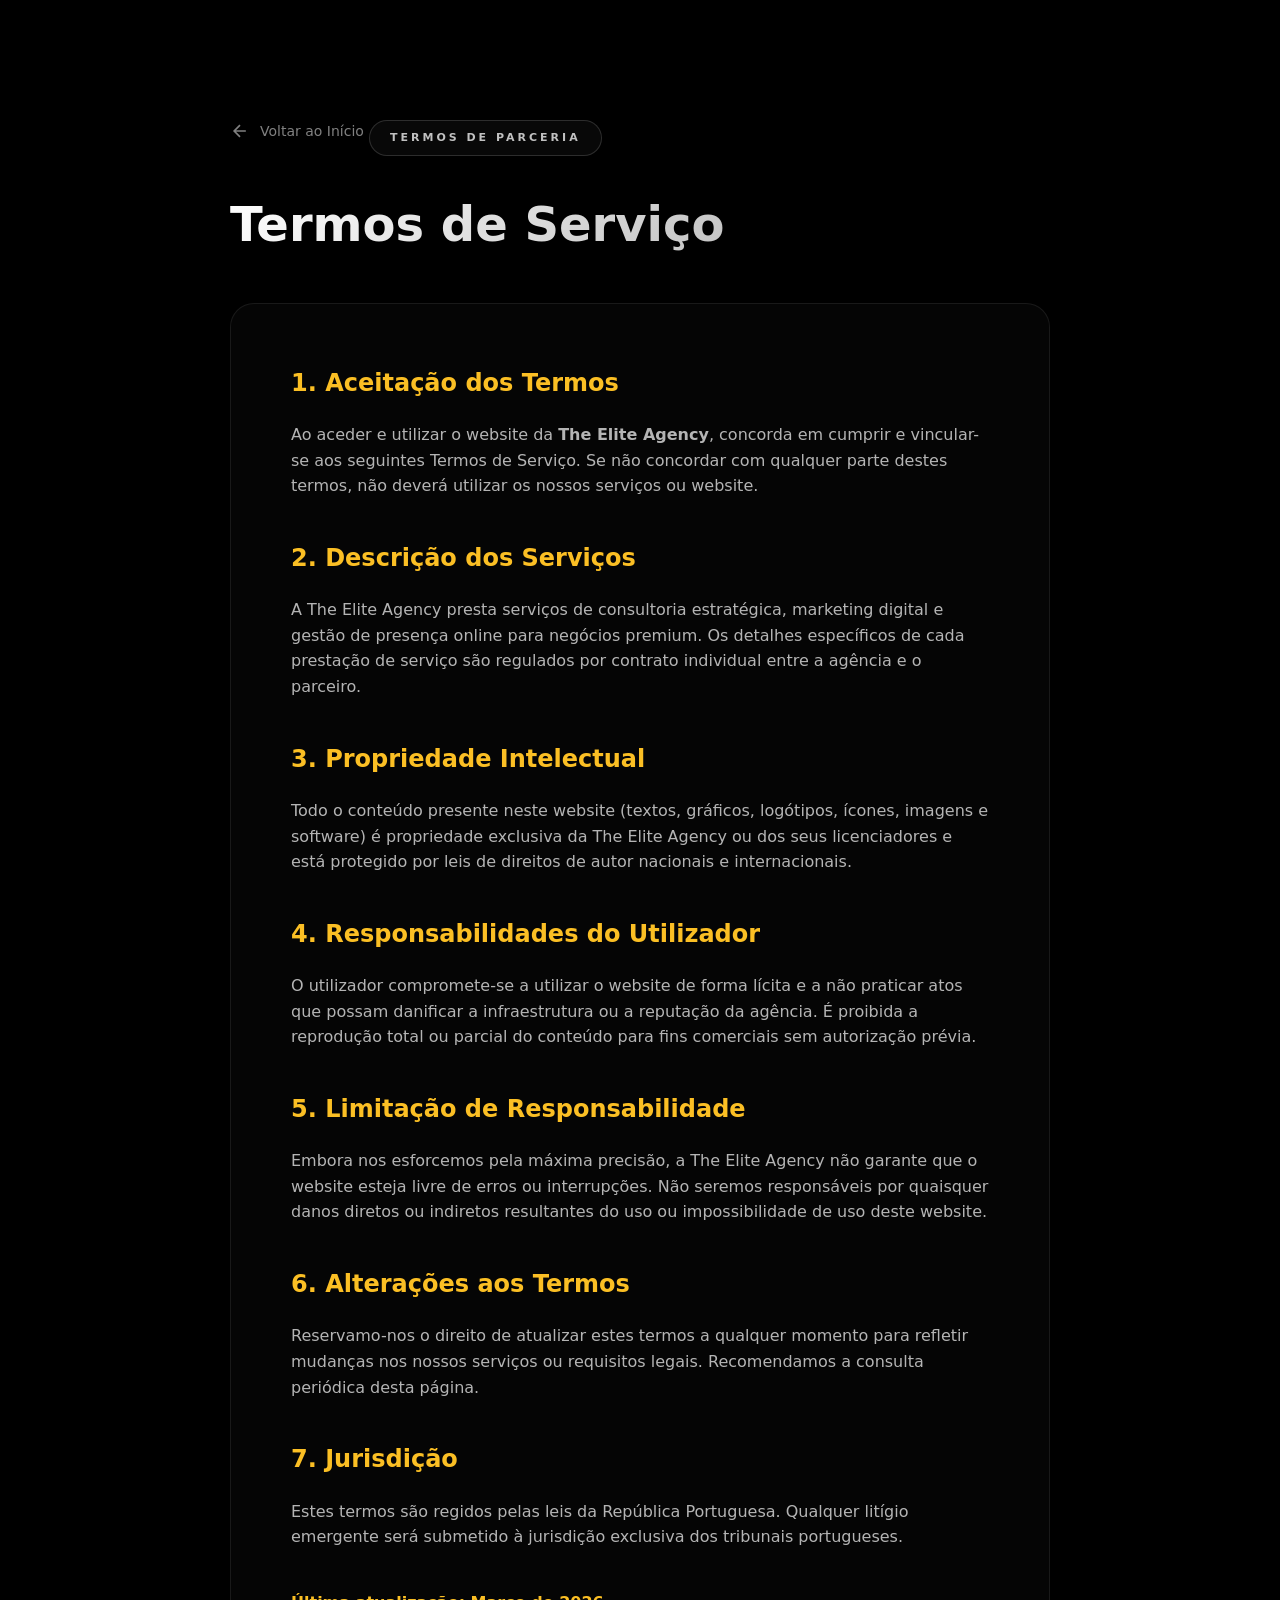
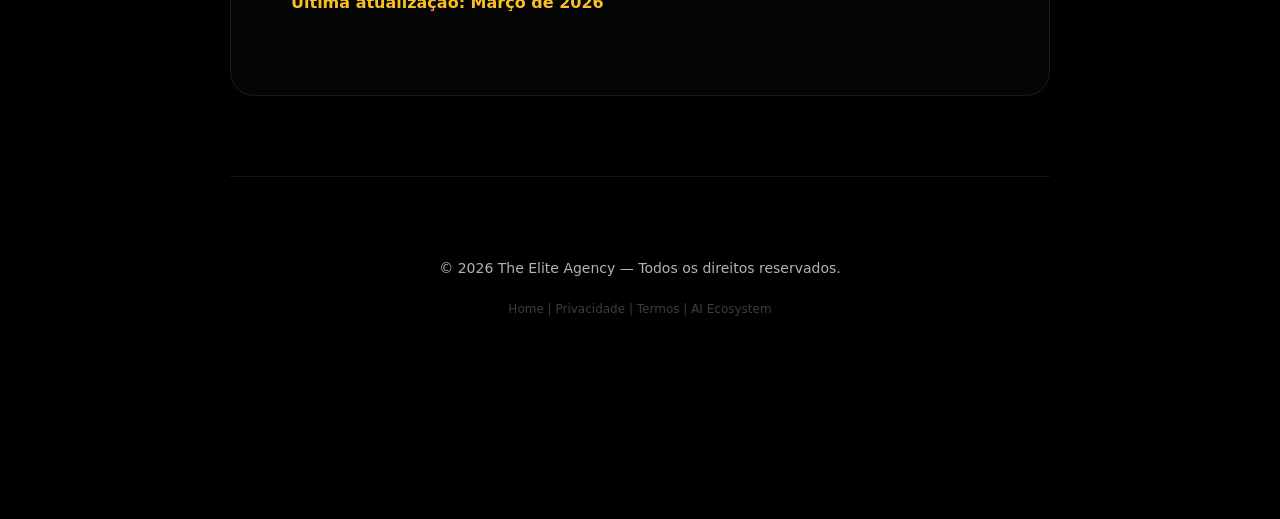
<file: termos.html>
<!DOCTYPE html>
<html lang="pt">

<head>
    <meta charset="UTF-8">
    <meta name="viewport" content="width=device-width, initial-scale=1.0, maximum-scale=5.0">
    <title>Termos de Serviço — The Elite Agency</title>
    <link rel="icon" type="image/png"
        href="https://res.cloudinary.com/dooigd0d3/image/upload/v1766771870/GENERATION-removebg-preview_yfwn01.png">
    <link rel="stylesheet" href="https://cdnjs.cloudflare.com/ajax/libs/font-awesome/6.4.0/css/all.min.css">
    <link rel="stylesheet" href="assets/css/stars.css">
    <style>
        * {
            margin: 0;
            padding: 0;
            box-sizing: border-box;
        }

        body {
            font-family: -apple-system, BlinkMacSystemFont, 'SF Pro Display', 'Inter', system-ui, sans-serif;
            background: #000;
            color: #fff;
            line-height: 1.6;
            -webkit-font-smoothing: antialiased;
        }

        .container {
            max-width: 900px;
            margin: 0 auto;
            padding: 120px 40px;
        }

        .back-link {
            display: inline-flex;
            align-items: center;
            gap: 10px;
            color: rgba(255, 255, 255, 0.5);
            text-decoration: none;
            font-size: 14px;
            margin-bottom: 40px;
            transition: color 0.3s ease;
        }

        .back-link:hover {
            color: #fbbf24;
        }

        .ante {
            font-size: 11px;
            text-transform: uppercase;
            letter-spacing: 3px;
            color: rgba(255, 255, 255, 0.75);
            font-weight: 600;
            display: inline-flex;
            align-items: center;
            gap: 10px;
            padding: 8px 20px;
            border: 1px solid rgba(255, 255, 255, 0.15);
            border-radius: 50px;
            margin-bottom: 30px;
            background: rgba(255, 255, 255, 0.03);
            backdrop-filter: blur(10px);
        }

        h1 {
            font-size: 48px;
            font-weight: 700;
            margin-bottom: 40px;
            background: linear-gradient(135deg, #ffffff 0%, #a0a0a0 100%);
            -webkit-background-clip: text;
            -webkit-text-fill-color: transparent;
            background-clip: text;
        }

        .content {
            background: rgba(255, 255, 255, 0.02);
            border: 1px solid rgba(255, 255, 255, 0.08);
            border-radius: 24px;
            padding: 60px;
            backdrop-filter: blur(20px);
        }

        h2 {
            font-size: 24px;
            color: #fbbf24;
            margin: 40px 0 20px;
            font-weight: 600;
        }

        h2:first-child {
            margin-top: 0;
        }

        p {
            color: rgba(255, 255, 255, 0.7);
            margin-bottom: 20px;
            font-weight: 300;
        }

        ul {
            list-style: none;
            margin-bottom: 20px;
        }

        li {
            color: rgba(255, 255, 255, 0.7);
            margin-bottom: 12px;
            padding-left: 24px;
            position: relative;
            font-weight: 300;
        }

        li::before {
            content: '●';
            position: absolute;
            left: 0;
            color: #fbbf24;
            font-size: 14px;
        }

        footer {
            text-align: center;
            padding: 80px 0;
            border-top: 1px solid rgba(255, 255, 255, 0.08);
            margin-top: 80px;
        }

        .footer-brand {
            font-size: 14px;
            color: rgba(255, 255, 255, 0.4);
        }
    </style>
</head>

<body>
    <!-- Stars Background -->
    <div class="starry-background" id="starryBg"></div>

    <div class="container">
        <a href="index.html" class="back-link">
            <svg width="20" height="20" viewBox="0 0 24 24" fill="none" stroke="currentColor" stroke-width="2">
                <path d="M19 12H5M12 19l-7-7 7-7" />
            </svg>
            Voltar ao Início
        </a>

        <span class="ante">Termos de Parceria</span>
        <h1>Termos de Serviço</h1>

        <div class="content">
            <h2>1. Aceitação dos Termos</h2>
            <p>Ao aceder e utilizar o website da <strong>The Elite Agency</strong>, concorda em cumprir e vincular-se aos seguintes Termos de Serviço. Se não concordar com qualquer parte destes termos, não deverá utilizar os nossos serviços ou website.</p>

            <h2>2. Descrição dos Serviços</h2>
            <p>A The Elite Agency presta serviços de consultoria estratégica, marketing digital e gestão de presença online para negócios premium. Os detalhes específicos de cada prestação de serviço são regulados por contrato individual entre a agência e o parceiro.</p>

            <h2>3. Propriedade Intelectual</h2>
            <p>Todo o conteúdo presente neste website (textos, gráficos, logótipos, ícones, imagens e software) é propriedade exclusiva da The Elite Agency ou dos seus licenciadores e está protegido por leis de direitos de autor nacionais e internacionais.</p>

            <h2>4. Responsabilidades do Utilizador</h2>
            <p>O utilizador compromete-se a utilizar o website de forma lícita e a não praticar atos que possam danificar a infraestrutura ou a reputação da agência. É proibida a reprodução total ou parcial do conteúdo para fins comerciais sem autorização prévia.</p>

            <h2>5. Limitação de Responsabilidade</h2>
            <p>Embora nos esforcemos pela máxima precisão, a The Elite Agency não garante que o website esteja livre de erros ou interrupções. Não seremos responsáveis por quaisquer danos diretos ou indiretos resultantes do uso ou impossibilidade de uso deste website.</p>

            <h2>6. Alterações aos Termos</h2>
            <p>Reservamo-nos o direito de atualizar estes termos a qualquer momento para refletir mudanças nos nossos serviços ou requisitos legais. Recomendamos a consulta periódica desta página.</p>

            <h2>7. Jurisdição</h2>
            <p>Estes termos são regidos pelas leis da República Portuguesa. Qualquer litígio emergente será submetido à jurisdição exclusiva dos tribunais portugueses.</p>

            <p style="color: #fbbf24; font-weight: 600; margin-top: 40px;">Última atualização: Março de 2026</p>
        </div>

        <footer>
            <div class="footer-brand">
                <p>© 2026 The Elite Agency — Todos os direitos reservados.</p>
                <div style="margin-top: 10px; font-size: 12px; opacity: 0.6;">
                    <a href="index.html" style="color: inherit; text-decoration: none;">Home</a> | 
                    <a href="privacidade.html" style="color: inherit; text-decoration: none;">Privacidade</a> | 
                    <a href="termos.html" style="color: inherit; text-decoration: none;">Termos</a> | 
                    <a href="ai-ecosystem.html" style="color: inherit; text-decoration: none;">AI Ecosystem</a>
                </div>
            </div>
        </footer>
    </div>

    <script src="assets/js/stars.js"></script>
</body>

</html>
</file>
<file: assets/css/stars.css>
/* Ensure stars are visible through all content layers */
html {
    background: #000; /* Deepest layer fallback */
}

body {
    background: transparent !important;
}

section, 
.section,
.commercial-partnership,
.credibility,
.faq,
.cta-final,
.social-proof,
.modules-system,
.partners,
.acquisition-funnel,
.agitacao,
.mecanismo,
.reuniao-section,
.offer-section,
.hero-partnership,
.ecosystem,
.how-it-works,
.whats-included,
.target-audience,
.final-cta,
footer,
.footer-bottom,
.hero-vsl,
.qualification-box,
.pillar-card,
.timeline-item,
.invite-card,
.service-card,
.feature-card,
.audience-card,
.founder-card,
.specialist-card,
.box-bg,
.partnership-box,
.partnership-content,
.box-bg,
.stats-container,
.founder-bio {
    background-color: transparent !important;
    background-image: none !important;
}

.starry-background {
    position: fixed;
    top: 0;
    left: 0;
    width: 100vw;
    height: 100vh;
    z-index: -1;
    background: #000000;
    overflow: hidden;
    pointer-events: none;
}

.star {
    position: absolute;
    background: #ffffff;
    border-radius: 50%;
    opacity: 0;
    /* Combined animations: twinkling and drifting */
    animation: 
        twinkle var(--duration, 3s) infinite ease-in-out,
        drift var(--drift-duration, 20s) infinite linear;
    animation-delay: var(--delay, 0s);
    will-change: transform, opacity;
}

@keyframes twinkle {
    0%, 100% { opacity: 0.1; transform: scale(1); }
    50% { opacity: 0.7; transform: scale(1.2); }
}

@keyframes drift {
    0% {
        transform: translate(0, 0);
    }
    100% {
        transform: translate(var(--drift-x, 20px), var(--drift-y, 20px));
    }
}
</file>
